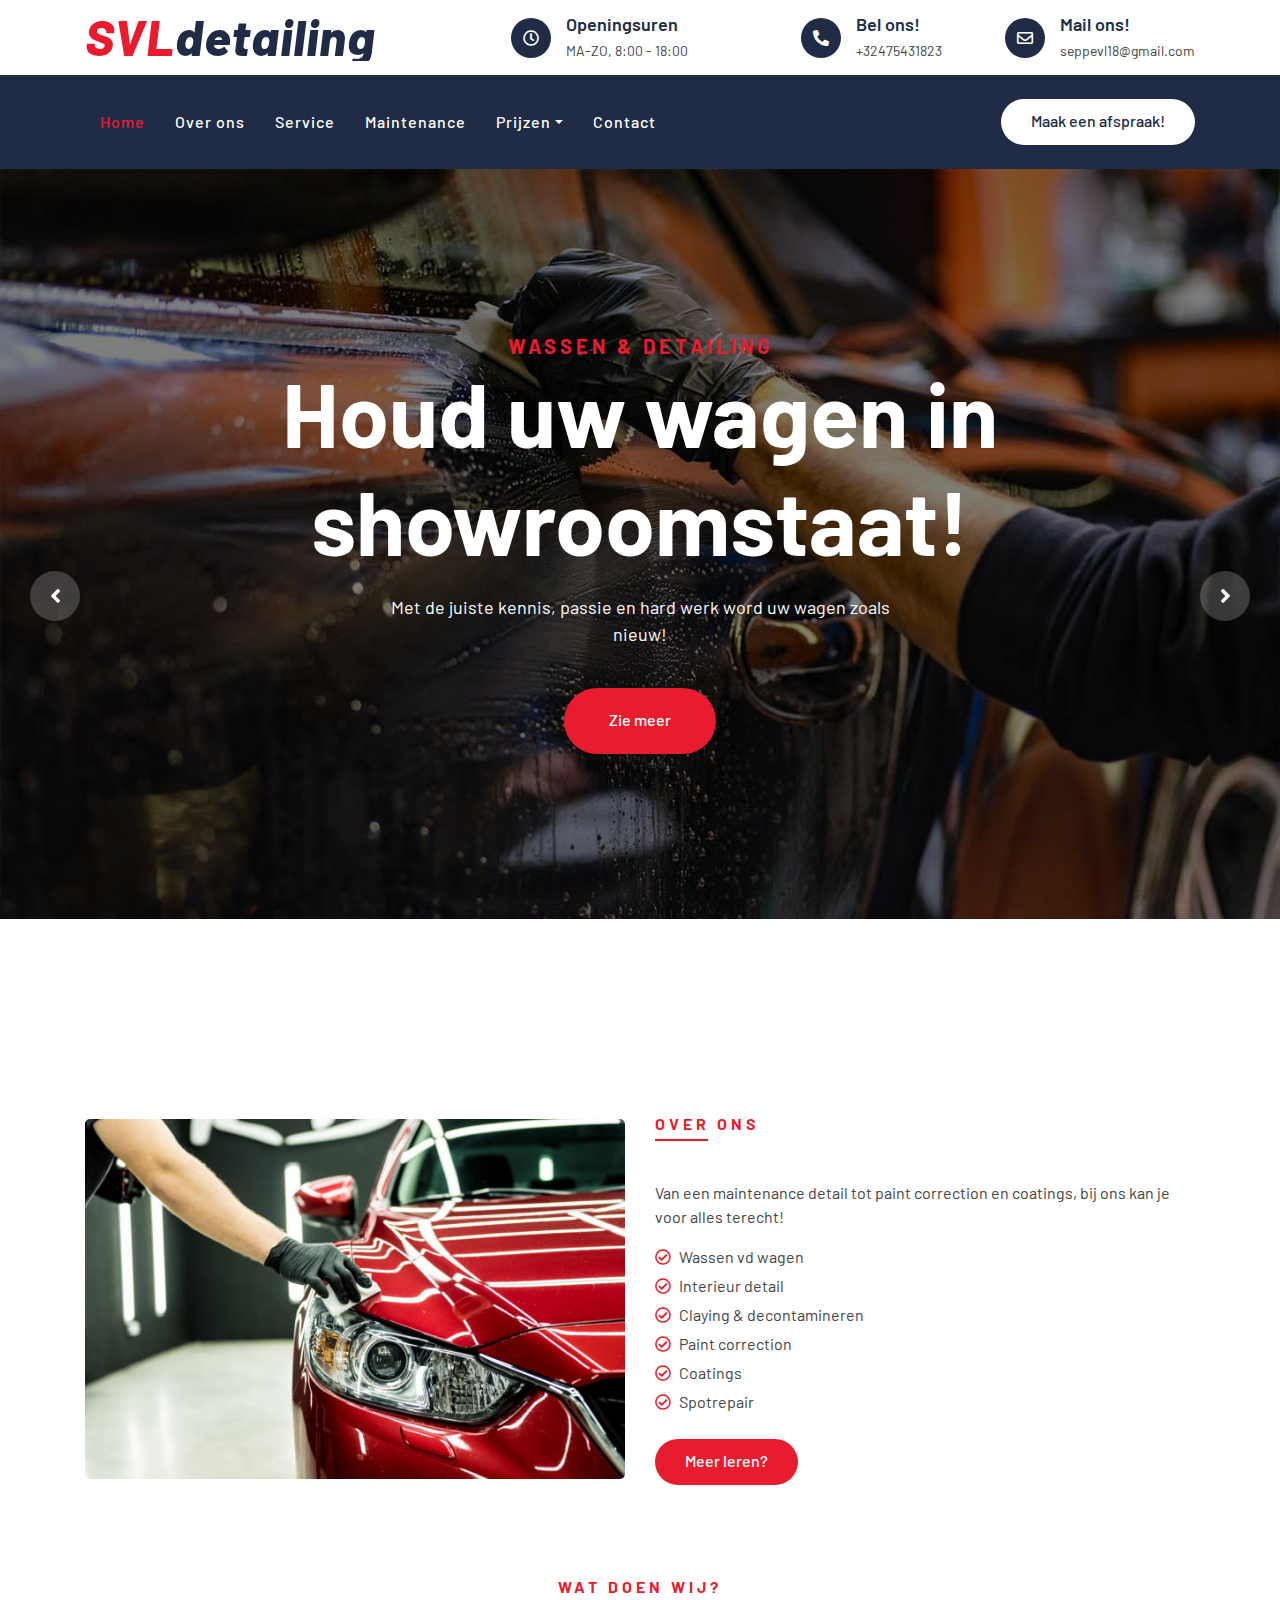
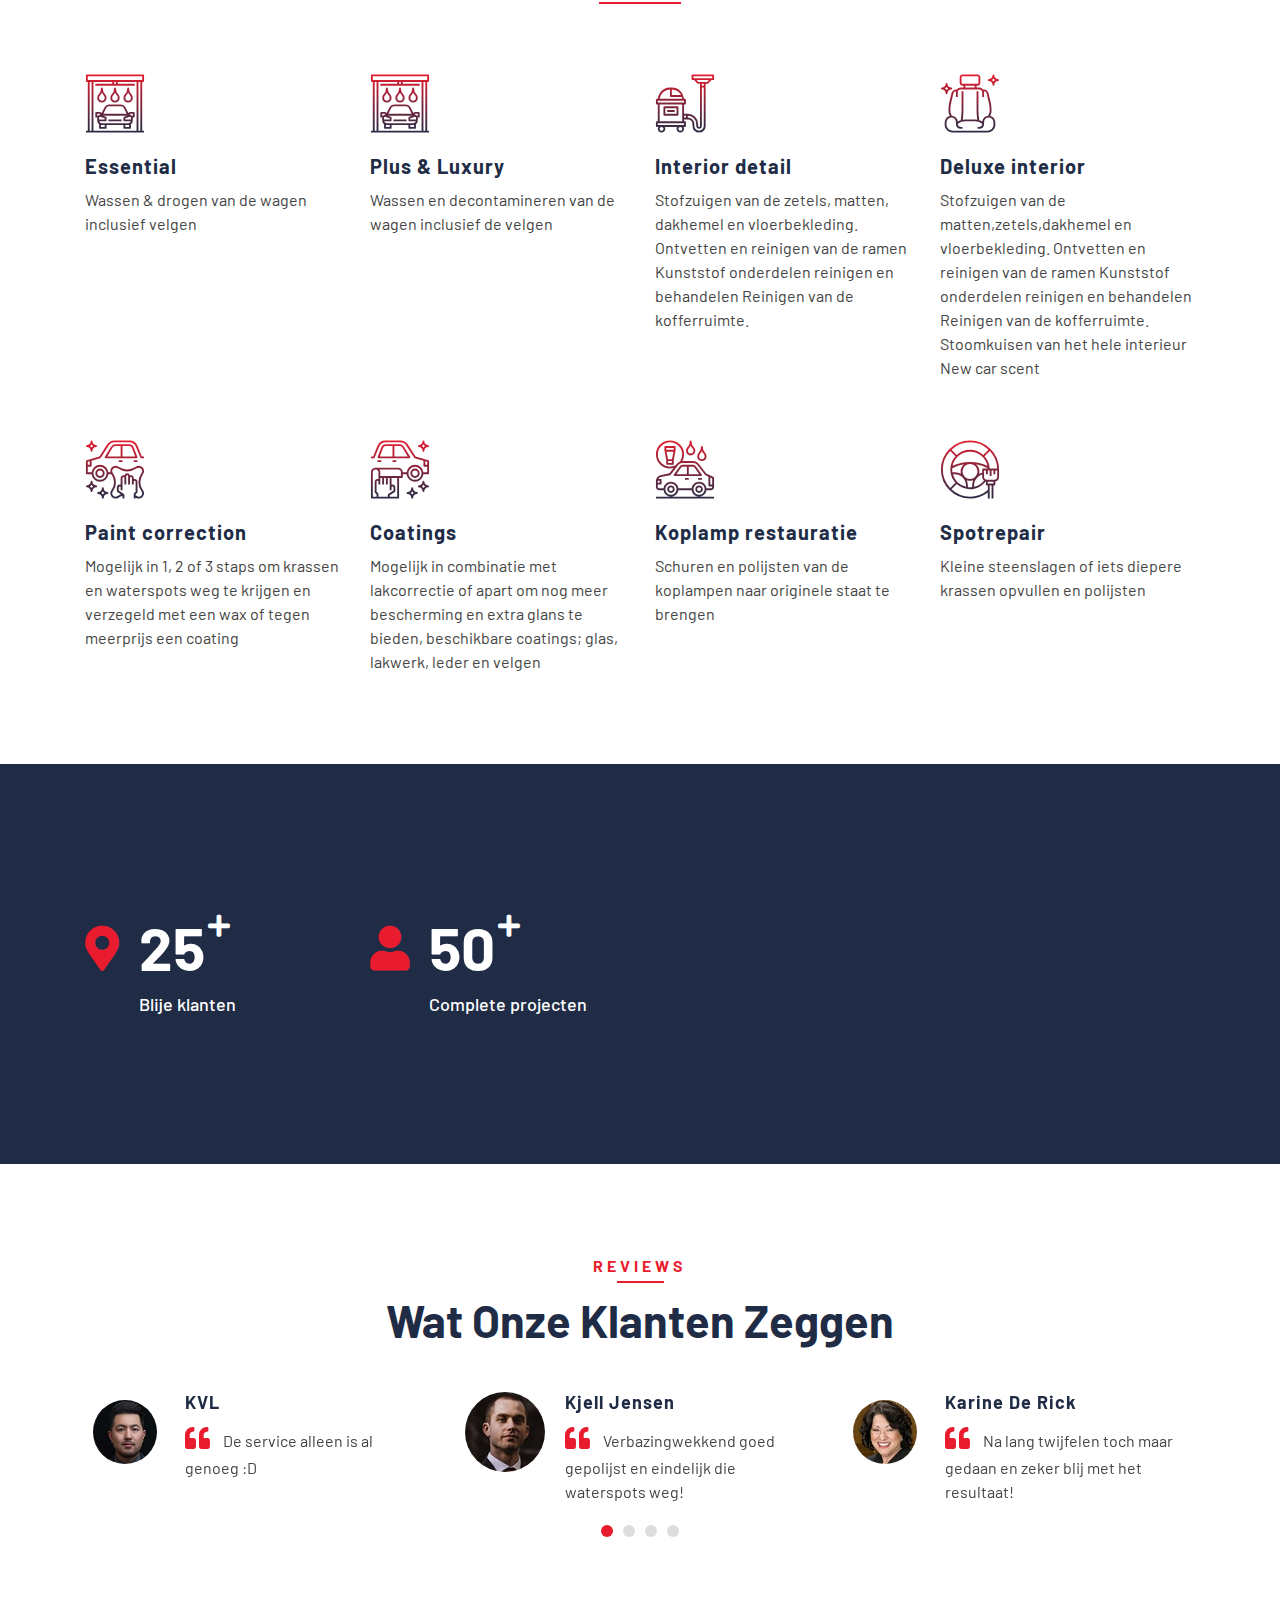
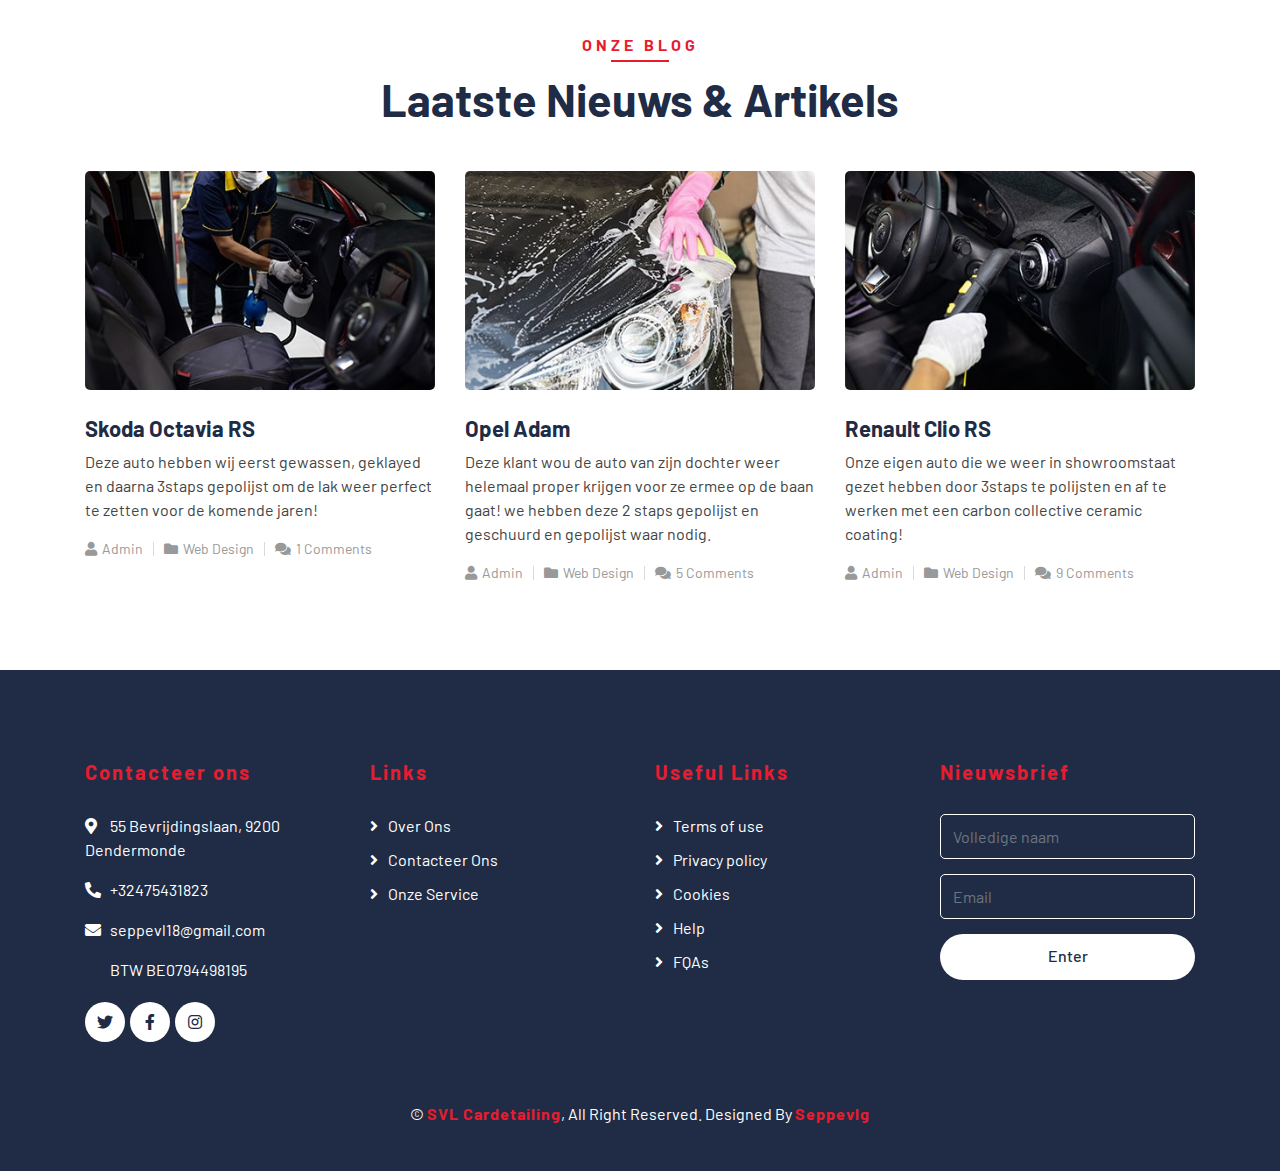
<file: index.html>
<!DOCTYPE html>
<html lang="en">
    <head>
        <meta charset="utf-8">
        <title>SVL Cardetailing</title>
        <meta content="width=device-width, initial-scale=1.0" name="viewport">
        <meta content="Free Website Template" name="keywords">
        <meta content="Free Website Template" name="description">

        <!-- Favicon -->
        <link href="img/favicon.ico" rel="icon">

        <!-- Google Font -->
        <link href="https://fonts.googleapis.com/css2?family=Barlow:wght@400;500;600;700;800;900&display=swap" rel="stylesheet"> 
        
        <!-- CSS Libraries -->
        <link href="https://stackpath.bootstrapcdn.com/bootstrap/4.4.1/css/bootstrap.min.css" rel="stylesheet">
        <link href="https://cdnjs.cloudflare.com/ajax/libs/font-awesome/5.10.0/css/all.min.css" rel="stylesheet">
        <link href="lib/flaticon/font/flaticon.css" rel="stylesheet">
        <link href="lib/animate/animate.min.css" rel="stylesheet">
        <link href="lib/owlcarousel/assets/owl.carousel.min.css" rel="stylesheet">

        <!-- Template Stylesheet -->
        <link href="css/style.css" rel="stylesheet">
    </head>

    <body>
        <!-- Top Bar Start -->
        <div class="top-bar">
            <div class="container">
                <div class="row align-items-center">
                    <div class="col-lg-4 col-md-12">
                        <div class="logo">
                            <a href="../index.html">
                                <h1>SVL<span>detailing</span></h1>
                                <!-- <img src="img/logo.jpg" alt="Logo"> -->
                            </a>
                        </div>
                    </div>
                    <div class="col-lg-8 col-md-7 d-none d-lg-block">
                        <div class="row">
                            <div class="col-4">
                                <div class="top-bar-item">
                                    <div class="top-bar-icon">
                                        <i class="far fa-clock"></i>
                                    </div>
                                    <div class="top-bar-text">
                                        <h3>Openingsuren</h3>
                                        <p>MA-ZO, 8:00 - 18:00</p>
                                    </div>
                                </div>
                            </div>
                            <div class="col-4">
                                <div class="top-bar-item">
                                    <div class="top-bar-icon">
                                        <i class="fa fa-phone-alt"></i>
                                    </div>
                                    <div class="top-bar-text">
                                        <h3>Bel ons!</h3>
                                        <p>+32475431823</p>
                                    </div>
                                </div>
                            </div>
                            <div class="col-4">
                                <div class="top-bar-item">
                                    <div class="top-bar-icon">
                                        <i class="far fa-envelope"></i>
                                    </div>
                                    <div class="top-bar-text">
                                        <h3>Mail ons!</h3>
                                        <p>seppevl18@gmail.com</p>
                                    </div>
                                </div>
                            </div>
                        </div>
                    </div>
                </div>
            </div>
        </div>
        <!-- Top Bar End -->

        <!-- Nav Bar Start -->
        <div class="nav-bar">
            <div class="container">
                <nav class="navbar navbar-expand-lg bg-dark navbar-dark">
                    <a href="#" class="navbar-brand">MENU</a>
                    <button type="button" class="navbar-toggler" data-toggle="collapse" data-target="#navbarCollapse">
                        <span class="navbar-toggler-icon"></span>
                    </button>

                    <div class="collapse navbar-collapse justify-content-between" id="navbarCollapse">
                        <div class="navbar-nav mr-auto">
                            <a href="index.html" class="nav-item nav-link active">Home</a>
                            <a href="about.html" class="nav-item nav-link">Over ons</a>
                            <a href="service.html" class="nav-item nav-link">Service</a>
                            <a href="maintenance.html" class="nav-item nav-link">Maintenance</a>
                            <div class="nav-item dropdown">
                                <a href="#" class="nav-link dropdown-toggle" data-toggle="dropdown">Prijzen</a>
                                <div class="dropdown-menu">
                                    <a href="./services/exterior.html" class="dropdown-item">Exterieur</a>
                                    <a href="./services/interior.html" class="dropdown-item">Interieur</a>
                                    <a href="./services/paintcorrection.html" class="dropdown-item">Paint correction</a>
                                    <a href="./services/coatings.html" class="dropdown-item">Coatings</a>
                                    <a href="./services/combo.html" class="dropdown-item">Combo Packs</a>
                                    <a href="./contact.html" class="dropdown-item">Maak een afspraak</a>
                                </div>
                            </div>
                           <!-- <a href="location.html" class="nav-item nav-link">Washing Points</a>
                            <div class="nav-item dropdown">
                                <a href="#" class="nav-link dropdown-toggle" data-toggle="dropdown">Paginas</a>
                                <div class="dropdown-menu">
                                    <a href="blog.html" class="dropdown-item">Blog</a>
                                    <a href="single.html" class="dropdown-item">Detail Pagina</a>
                                    <a href="team.html" class="dropdown-item">Ons team!</a>
                                    <a href="booking.html" class="dropdown-item">Maak een afspraak!</a>
                                </div>
                            </div>
                        -->
                            <a href="contact.html" class="nav-item nav-link">Contact</a>
                        </div>
                        <div class="ml-auto">
                            <a class="btn btn-custom" href="./contact.html">Maak een afspraak!</a>
                        </div>
                    </div>
                </nav>
            </div>
        </div>
        <!-- Nav Bar End -->


        <!-- Carousel Start -->
        <div class="carousel">
            <div class="container-fluid">
                <div class="owl-carousel">
                    <div class="carousel-item">
                        <div class="carousel-img">
                            <img src="img/carousel-1.jpg" alt="Image">
                        </div>
                        <div class="carousel-text">
                            <h3>Wassen & Detailing</h3>
                            <h1>Houd uw wagen in showroomstaat!</h1>
                            <p>
                                Met de juiste kennis, passie en hard werk word uw wagen zoals nieuw!
                            </p>
                            <a class="btn btn-custom" href="./about.html">Zie meer</a>
                        </div>
                    </div>
                    <div class="carousel-item">
                        <div class="carousel-img">
                            <img src="img/car3.png" alt="Image">
                        </div>
                        <div class="carousel-text">
                            <h3>Wassen & Detailing</h3>
                            <h1>Kwaliteit service voor u</h1>
                            <p>
                                Met alleen de juiste producten word uw wagen zoals hij verdient
                            </p>
                            <a class="btn btn-custom" href="./about.html">Zie meer</a>
                        </div>
                    </div>
                    <div class="carousel-item">
                        <div class="carousel-img">
                            <img src="img/carousel-3.jpg" alt="Image">
                        </div>
                        <div class="carousel-text">
                            <h3>Wassen & Detailing</h3>
                            <h1>Exterieur & Interieur Wassen</h1>
                            <p>
                                Ook mogelijk in een maintenance pakket, contacteer ons voor meer info.
                            </p>
                            <a class="btn btn-custom" href="./about.html">Zie meer</a>
                        </div>
                    </div>
                </div>
            </div>
        </div>
        <!-- Carousel End -->
        

        <!-- About Start -->
        <div class="about">
            <div class="container">
                <div class="row align-items-center">
                    <div class="col-lg-6">
                        <div class="about-img">
                            <img src="img/car1.jpg" alt="Image">
                        </div>
                    </div>
                    <div class="col-lg-6">
                        <div class="section-header text-left">
                            <p>Over ons</p>
                          <!--  <h2>car washing and detailing</h2>-->
                        </div>
                        <div class="about-content">
                            <p>
                                Van een maintenance detail tot paint correction en coatings, bij ons kan je voor alles terecht!
                            </p>
                            <ul>
                                <li><i class="far fa-check-circle"></i>Wassen vd wagen</li>
                                <li><i class="far fa-check-circle"></i>Interieur detail</li>
                                <li><i class="far fa-check-circle"></i>Claying & decontamineren</li>
                                <li><i class="far fa-check-circle"></i>Paint correction</li>
                                <li><i class="far fa-check-circle"></i>Coatings</li>
                                <li><i class="far fa-check-circle"></i>Spotrepair</li>
                               <!-- <li><i class="far fa-check-circle"></i>Window wiping</li>-->
                            </ul>
                            <a class="btn btn-custom" href="./about.html">Meer leren?</a>
                        </div>
                    </div>
                </div>
            </div>
        </div>
        <!-- About End -->


        <!-- Service Start -->
        <div class="service">
            <div class="container">
                <div class="section-header text-center">
                    <p>Wat doen wij?</p>
                   <!-- <h2>Wassen, waxen, paintcorrection, coatings</h2>-->
                </div>
                <div class="row">
                    <div class="col-lg-3 col-md-6">
                        <div class="service-item">
                            <i class="flaticon-car-wash-1"></i>
                            <h3>Essential</h3>
                            <p>Wassen & drogen van de wagen inclusief velgen</p>
                        </div>
                    </div>
                    <div class="col-lg-3 col-md-6">
                        <div class="service-item">
                            <i class="flaticon-car-wash-1"></i>
                            <h3>Plus & Luxury</h3>
                            <p>Wassen en decontamineren van de wagen inclusief de velgen</p>
                        </div>
                    </div>
                    <div class="col-lg-3 col-md-6">
                        <div class="service-item">
                            <i class="flaticon-vacuum-cleaner"></i>
                            <h3>Interior detail</h3>
                            <p>Stofzuigen van de zetels, matten, dakhemel en vloerbekleding.
                                Ontvetten en reinigen van de ramen
                                Kunststof onderdelen reinigen en behandelen
                                Reinigen van de kofferruimte.</p>
                        </div>
                    </div>
                    <div class="col-lg-3 col-md-6">
                        <div class="service-item">
                            <i class="flaticon-seat"></i>
                            <h3>Deluxe interior</h3>
                            <p>Stofzuigen van de matten,zetels,dakhemel en vloerbekleding.
                                Ontvetten en reinigen van de ramen
                                Kunststof onderdelen reinigen en behandelen
                                Reinigen van de kofferruimte.
                                Stoomkuisen van het hele interieur
                                New car scent
                            </p>
                        </div>
                    </div>
                    <div class="col-lg-3 col-md-6">
                        <div class="service-item">
                            <i class="flaticon-car-service"></i>
                            <h3>Paint correction</h3>
                            <p>Mogelijk in 1, 2 of 3 staps om krassen en waterspots weg te krijgen en verzegeld met een wax of tegen meerprijs een coating</p>
                        </div>
                    </div>
                    <div class="col-lg-3 col-md-6">
                        <div class="service-item">
                            <i class="flaticon-car-service-2"></i>
                            <h3>Coatings</h3>
                            <p>Mogelijk in combinatie met lakcorrectie of apart om nog meer bescherming en extra glans te bieden, beschikbare coatings; glas, lakwerk, leder en velgen</p>
                        </div>
                    </div>
                    <div class="col-lg-3 col-md-6">
                        <div class="service-item">
                            <i class="flaticon-car-wash"></i>
                            <h3>Koplamp restauratie</h3>
                            <p>Schuren en polijsten van de koplampen naar originele staat te brengen</p>
                        </div>
                    </div>
                    <div class="col-lg-3 col-md-6">
                        <div class="service-item">
                            <i class="flaticon-brush-1"></i>
                            <h3>Spotrepair</h3>
                            <p>Kleine steenslagen of iets diepere krassen opvullen en polijsten</p>
                        </div>
                    </div>
                </div>
            </div>
        </div>
        <!-- Service End -->
        
        
        <!-- Facts Start -->
        <div class="facts" data-parallax="scroll" data-image-src="img/facts.jpg">
            <div class="container">
                <div class="row">
                    <div class="col-lg-3 col-md-6">
                     <div class="facts-item">
                            <i class="fa fa-map-marker-alt"></i>
                            <div class="facts-text">
                                <h3 data-toggle="counter-up">25</h3>
                                <p>Blije klanten</p>
                            </div>
                        </div>
                    </div>
                
                    <div class="col-lg-3 col-md-6">
                        <div class="facts-item">
                            <i class="fa fa-user"></i>
                            <div class="facts-text">
                                <h3 data-toggle="counter-up">50</h3>
                                <p>Complete projecten</p>
                            </div>
                        </div>
                    </div>
                </div>
            </div>
        </div>
              <!--
                    <div class="col-lg-3 col-md-6">
                        <div class="facts-item">
                            <i class="fa fa-users"></i>
                            <div class="facts-text">
                                <h3 data-toggle="counter-up">15</h3>
                                <p>Happy Clients</p>
                            </div>
                        </div>
                    </div>
                    <div class="col-lg-3 col-md-6">
                        <div class="facts-item">
                            <i class="fa fa-check"></i>
                            <div class="facts-text">
                                <h3 data-toggle="counter-up">10</h3>
                                <p>Projects Completed</p>
                            </div>
                        </div>
                    </div>
                -->
                
        <!-- Facts End -->
        
        
        <!-- Price Start 
        <div class="price">
            <div class="container">
                <div class="section-header text-center">
                    <p>Washing Plan</p>
                    <h2>Choose Your Plan</h2>
                </div>
                <div class="row">
                    <div class="col-md-4">
                        <div class="price-item">
                            <div class="price-header">
                                <h3>Basic Cleaning</h3>
                                <h2><span>$</span><strong>25</strong><span>.99</span></h2>
                            </div>
                            <div class="price-body">
                                <ul>
                                    <li><i class="far fa-check-circle"></i>Seats Washing</li>
                                    <li><i class="far fa-check-circle"></i>Vacuum Cleaning</li>
                                    <li><i class="far fa-check-circle"></i>Exterior Cleaning</li>
                                    <li><i class="far fa-times-circle"></i>Interior Wet Cleaning</li>
                                    <li><i class="far fa-times-circle"></i>Window Wiping</li>
                                </ul>
                            </div>
                            <div class="price-footer">
                                <a class="btn btn-custom" href="">Book Now</a>
                            </div>
                        </div>
                    </div>
                    

                    <div class="col-md-4">
                        <div class="price-item featured-item">
                            <div class="price-header">
                                <h3>Premium Cleaning</h3>
                                <h2><span>$</span><strong>35</strong><span>.99</span></h2>
                            </div>
                            <div class="price-body">
                                <ul>
                                    <li><i class="far fa-check-circle"></i>Seats Washing</li>
                                    <li><i class="far fa-check-circle"></i>Vacuum Cleaning</li>
                                    <li><i class="far fa-check-circle"></i>Exterior Cleaning</li>
                                    <li><i class="far fa-check-circle"></i>Interior Wet Cleaning</li>
                                    <li><i class="far fa-times-circle"></i>Window Wiping</li>
                                </ul>
                            </div>
                            <div class="price-footer">
                                <a class="btn btn-custom" href="">Book Now</a>
                            </div>
                        </div>
                    </div>
                    <div class="col-md-4">
                        <div class="price-item">
                            <div class="price-header">
                                <h3>Complex Cleaning</h3>
                                <h2><span>$</span><strong>49</strong><span>.99</span></h2>
                            </div>
                            <div class="price-body">
                                <ul>
                                    <li><i class="far fa-check-circle"></i>Seats Washing</li>
                                    <li><i class="far fa-check-circle"></i>Vacuum Cleaning</li>
                                    <li><i class="far fa-check-circle"></i>Exterior Cleaning</li>
                                    <li><i class="far fa-check-circle"></i>Interior Wet Cleaning</li>
                                    <li><i class="far fa-check-circle"></i>Window Wiping</li>
                                </ul>
                            </div>
                            <div class="price-footer">
                                <a class="btn btn-custom" href="">Book Now</a>
                            </div>
                        </div>
                    </div>
                </div>
            </div>
        </div>
         Price End 
    -->
         
    
        
        <!-- Location Start 
        <div class="location">
            <div class="container">
                <div class="row">
                    <div class="col-lg-7">
                        <div class="section-header text-left">
                            <p>Washing Points</p>
                            <h2>Car Washing & Care Points</h2>
                        </div>
                        <div class="row">
                            <div class="col-md-6">
                                <div class="location-item">
                                    <i class="fa fa-map-marker-alt"></i>
                                    <div class="location-text">
                                        <h3>Car Washing Point</h3>
                                        <p>123 Street, New York, USA</p>
                                        <p><strong>Call:</strong>+012 345 6789</p>
                                    </div>
                                </div>
                            </div>
                            <div class="col-md-6">
                                <div class="location-item">
                                    <i class="fa fa-map-marker-alt"></i>
                                    <div class="location-text">
                                        <h3>Car Washing Point</h3>
                                        <p>123 Street, New York, USA</p>
                                        <p><strong>Call:</strong>+012 345 6789</p>
                                    </div>
                                </div>
                            </div>
                            <div class="col-md-6">
                                <div class="location-item">
                                    <i class="fa fa-map-marker-alt"></i>
                                    <div class="location-text">
                                        <h3>Car Washing Point</h3>
                                        <p>123 Street, New York, USA</p>
                                        <p><strong>Call:</strong>+012 345 6789</p>
                                    </div>
                                </div>
                            </div>
                            <div class="col-md-6">
                                <div class="location-item">
                                    <i class="fa fa-map-marker-alt"></i>
                                    <div class="location-text">
                                        <h3>Car Washing Point</h3>
                                        <p>123 Street, New York, USA</p>
                                        <p><strong>Call:</strong>+012 345 6789</p>
                                    </div>
                                </div>
                            </div>
                        </div>
                    </div>
                
                    <div class="col-lg-5">
                        <div class="location-form">
                            <h3>Request for a car wash</h3>
                            <form>
                                <div class="control-group">
                                    <input type="text" class="form-control" placeholder="Name" required="required" />
                                </div>
                                <div class="control-group">
                                    <input type="email" class="form-control" placeholder="Email" required="required" />
                                </div>
                                <div class="control-group">
                                    <textarea class="form-control" placeholder="Description" required="required"></textarea>
                                </div>
                                <div>
                                    <button class="btn btn-custom" type="submit">Send Request</button>
                                </div>
                            </form>
                        </div>
                    </div>
                </div>
            </div>
        </div>
    
    
    


         Team Start 
        <div class="team">
            <div class="container">
                <div class="section-header text-center">
                    <p>Meet Our Team</p>
                    <h2>Our Engineers & Workers</h2>
                </div>
                <div class="row">
                    <div class="col-lg-3 col-md-6">
                        <div class="team-item">
                            <div class="team-img">
                                <img src="img/team-1.jpg" alt="Team Image">
                            </div>
                            <div class="team-text">
                                <h2>Donald John</h2>
                                <p>Engineer</p>
                                <div class="team-social">
                                    <a href=""><i class="fab fa-twitter"></i></a>
                                    <a href=""><i class="fab fa-facebook-f"></i></a>
                                    <a href=""><i class="fab fa-linkedin-in"></i></a>
                                    <a href=""><i class="fab fa-instagram"></i></a>
                                </div>
                            </div>
                        </div>
                    </div>
                    <div class="col-lg-3 col-md-6">
                        <div class="team-item">
                            <div class="team-img">
                                <img src="img/team-2.jpg" alt="Team Image">
                            </div>
                            <div class="team-text">
                                <h2>Adam Phillips</h2>
                                <p>Engineer</p>
                                <div class="team-social">
                                    <a href=""><i class="fab fa-twitter"></i></a>
                                    <a href=""><i class="fab fa-facebook-f"></i></a>
                                    <a href=""><i class="fab fa-linkedin-in"></i></a>
                                    <a href=""><i class="fab fa-instagram"></i></a>
                                </div>
                            </div>
                        </div>
                    </div>
                    <div class="col-lg-3 col-md-6">
                        <div class="team-item">
                            <div class="team-img">
                                <img src="img/team-3.jpg" alt="Team Image">
                            </div>
                            <div class="team-text">
                                <h2>Thomas Olsen</h2>
                                <p>Worker</p>
                                <div class="team-social">
                                    <a href=""><i class="fab fa-twitter"></i></a>
                                    <a href=""><i class="fab fa-facebook-f"></i></a>
                                    <a href=""><i class="fab fa-linkedin-in"></i></a>
                                    <a href=""><i class="fab fa-instagram"></i></a>
                                </div>
                            </div>
                        </div>
                    </div>
                    <div class="col-lg-3 col-md-6">
                        <div class="team-item">
                            <div class="team-img">
                                <img src="img/team-4.jpg" alt="Team Image">
                            </div>
                            <div class="team-text">
                                <h2>James Alien</h2>
                                <p>Worker</p>
                                <div class="team-social">
                                    <a href=""><i class="fab fa-twitter"></i></a>
                                    <a href=""><i class="fab fa-facebook-f"></i></a>
                                    <a href=""><i class="fab fa-linkedin-in"></i></a>
                                    <a href=""><i class="fab fa-instagram"></i></a>
                                </div>
                            </div>
                        </div>
                    </div>
                </div>
            </div>
        </div>
    -->
        <!-- Team End --> 
    
        
        <!-- Testimonial Start -->
        <div class="testimonial">
            <div class="container">
                <div class="section-header text-center">
                    <p>Reviews</p>
                    <h2>Wat onze klanten zeggen</h2>
                </div>
                <div class="owl-carousel testimonials-carousel">
                    <div class="testimonial-item">
                        <img src="img/testimonial-1.jpg" alt="Image">
                        <div class="testimonial-text">
                            <h3>Kjell Jensen</h3>
                           <!-- <h4>Profession</h4>-->
                            <p>
                                Verbazingwekkend goed gepolijst en eindelijk die waterspots weg!
                            </p>
                        </div>
                    </div>
                    <div class="testimonial-item">
                        <img src="img/testimonial-2.jpg" alt="Image">
                        <div class="testimonial-text">
                            <h3>Karine De Rick</h3>
                           <!-- <h4>Profession</h4>-->
                            <p>
                               Na lang twijfelen toch maar gedaan en zeker blij met het resultaat!
                            </p>
                        </div>
                    </div>
                    <div class="testimonial-item">
                        <img src="img/testimonial-3.jpg" alt="Image">
                        <div class="testimonial-text">
                            <h3>Bruno Paelinck</h3>
                            <!--<h4>Profession</h4>-->
                            <p>
                               :DD
                            </p>
                        </div>
                    </div>
                    <div class="testimonial-item">
                        <img src="img/testimonial-4.jpg" alt="Image">
                        <div class="testimonial-text">
                            <h3>KVL</h3>
                            <!--<h4>Profession</h4>-->
                            <p>
                               De service alleen is al genoeg :D
                            </p>
                        </div>
                    </div>
                </div>
            </div>
        </div>
       


        <!-- Blog Start -->
        <div class="blog">
            <div class="container">
                <div class="section-header text-center">
                    <p>Onze Blog</p>
                    <h2>Laatste nieuws & artikels</h2>
                </div>
                <div class="row">
                    <div class="col-lg-4">
                        <div class="blog-item">
                            <div class="blog-img">
                                <img src="img/blog-1.jpg" alt="Image">
                                <div class="meta-date">
                                    <span>19</span>
                                    <strong>December</strong>
                                    <span>2022</span>
                                </div>
                            </div>
                            <div class="blog-text">
                                <h3><a href="#">Skoda Octavia RS</a></h3>
                                <p>
                                    Deze auto hebben wij eerst gewassen, geklayed en daarna 3staps gepolijst om de lak weer perfect te zetten voor de komende jaren!
                                </p>
                            </div>
                            <div class="blog-meta">
                                <p><i class="fa fa-user"></i><a href="">Admin</a></p>
                                <p><i class="fa fa-folder"></i><a href="">Web Design</a></p>
                                <p><i class="fa fa-comments"></i><a href="">1 Comments</a></p>
                            </div>
                        </div>
                    </div>
                   <div class="col-lg-4">
                        <div class="blog-item">
                            <div class="blog-img">
                                <img src="img/blog-2.jpg" alt="Image">
                                <div class="meta-date">
                                    <span>18</span>
                                    <strong>November</strong>
                                    <span>2022</span>
                                </div>
                            </div>
                            <div class="blog-text">
                                <h3><a href="#">Opel Adam</a></h3>
                                <p>
                                    Deze klant wou de auto van zijn dochter weer helemaal proper krijgen voor ze ermee op de baan gaat! we hebben deze 2 staps gepolijst en geschuurd en gepolijst waar nodig.
                                </p>
                            </div>
                            <div class="blog-meta">
                                <p><i class="fa fa-user"></i><a href="">Admin</a></p>
                                <p><i class="fa fa-folder"></i><a href="">Web Design</a></p>
                                <p><i class="fa fa-comments"></i><a href="">5 Comments</a></p>
                            </div>
                        </div>
                    </div>
                    <div class="col-lg-4">
                        <div class="blog-item">
                            <div class="blog-img">
                                <img src="img/blog-3.jpg" alt="Image">
                                <div class="meta-date">
                                    <span>1</span>
                                    <strong>November</strong>
                                    <span>2022</span>
                                </div>
                            </div>
                            <div class="blog-text">
                                <h3><a href="#">Renault Clio RS</a></h3>
                                <p>
                                    Onze eigen auto die we weer in showroomstaat gezet hebben door 3staps te polijsten en af te werken met een carbon collective ceramic coating!
                                </p>
                            </div>
                            <div class="blog-meta">
                                <p><i class="fa fa-user"></i><a href="">Admin</a></p>
                                <p><i class="fa fa-folder"></i><a href="">Web Design</a></p>
                                <p><i class="fa fa-comments"></i><a href="">9 Comments</a></p>
                            </div>
                        </div>
                    </div>
                </div>
            </div>
        </div>
        
        <!-- Blog End -->


        <!-- Footer Start -->
        <div class="footer">
            <div class="container">
                <div class="row">
                    <div class="col-lg-3 col-md-6">
                        <div class="footer-contact">
                            <h2>Contacteer ons</h2>
                            <p><i class="fa fa-map-marker-alt"></i>55 Bevrijdingslaan, 9200 Dendermonde</p>
                            <p><i class="fa fa-phone-alt"></i>+32475431823</p>
                            <p><i class="fa fa-envelope"></i>seppevl18@gmail.com</p>
                            <p><i class="fa fa-btwnummer"></i>BTW BE0794498195</p>
                            <div class="footer-social">
                                <a class="btn" href="https://www.twitter.com/Seppevlg"><i class="fab fa-twitter"></i></a>
                                <a class="btn" href="https://www.facebook.com/seppe.vanlandeghem.10/"><i class="fab fa-facebook-f"></i></a>
                                <a class="btn" href="https://www.instagram.be/Seppevlg"><i class="fab fa-instagram"></i></a>
                            </div>
                        </div>
                    </div>
                    <div class="col-lg-3 col-md-6">
                        <div class="footer-link">
                            <h2>Links</h2>
                            <a href="./about.html">Over Ons</a>
                            <a href="./contact.html">Contacteer Ons</a>
                            <a href="./service.html">Onze Service</a>
                           <!-- <a href="">Service Points</a>-->
                            
                        </div>
                    </div>
                    <div class="col-lg-3 col-md-6">
                        <div class="footer-link">
                            <h2>Useful Links</h2>
                            <a href="./settings/tos.html">Terms of use</a>
                            <a href="./settings/tos.html">Privacy policy</a>
                            <a href="./settings/tos.html">Cookies</a>
                            <a href="./settings/help.html">Help</a>
                            <a href="./settings/faq.html">FQAs</a>
                        </div>
                    </div>
                    <div class="col-lg-3 col-md-6">
                        <div class="footer-newsletter">
                            <h2>Nieuwsbrief</h2>
                            <form>
                                <input class="form-control" placeholder="Volledige naam">
                                <input class="form-control" placeholder="Email">
                                <button class="btn btn-custom">Enter</button>
                            </form>
                        </div>
                    </div>
                </div>
            </div>
            <div class="container copyright">
                <p>&copy; <a href="../index.html">SVL Cardetailing</a>, All Right Reserved. Designed By <a href="https://www.instagram.com/seppevlg">Seppevlg</a></p>
            </div>
        </div>
        <!-- Footer End -->
        
        <!-- Back to top button -->
        <a href="./index.html" class="back-to-top"><i class="fa fa-chevron-up"></i></a>
        
        <!-- Pre Loader -->
        <div id="loader" class="show">
            <div class="loader"></div>
        </div>

        <!-- JavaScript Libraries -->
        <script src="https://code.jquery.com/jquery-3.4.1.min.js"></script>
        <script src="https://stackpath.bootstrapcdn.com/bootstrap/4.4.1/js/bootstrap.bundle.min.js"></script>
        <script src="lib/easing/easing.min.js"></script>
        <script src="lib/owlcarousel/owl.carousel.min.js"></script>
        <script src="lib/waypoints/waypoints.min.js"></script>
        <script src="lib/counterup/counterup.min.js"></script>
        
        <!-- Contact Javascript File -->
        <script src="mail/jqBootstrapValidation.min.js"></script>
        <script src="mail/contact.js"></script>

        <!-- Template Javascript -->
        <script src="js/main.js"></script>
    </body>
</html>
</file>
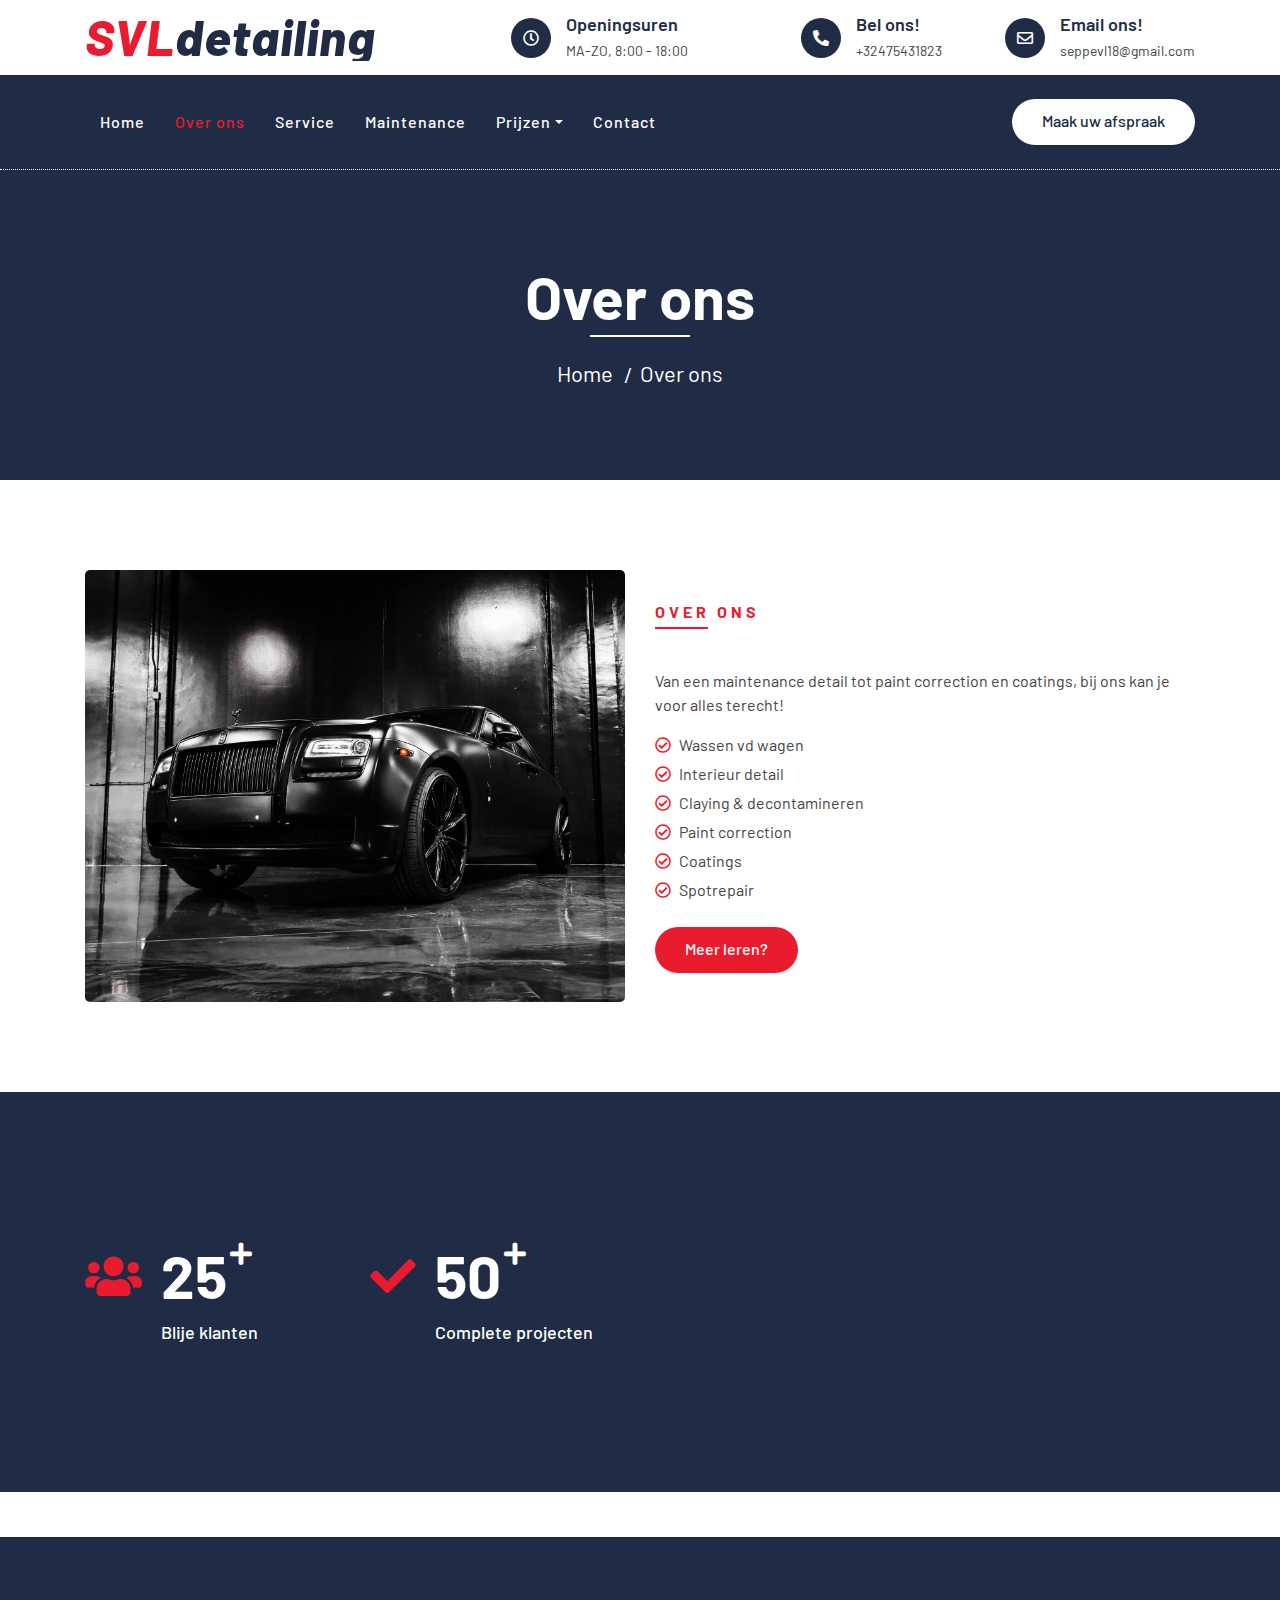
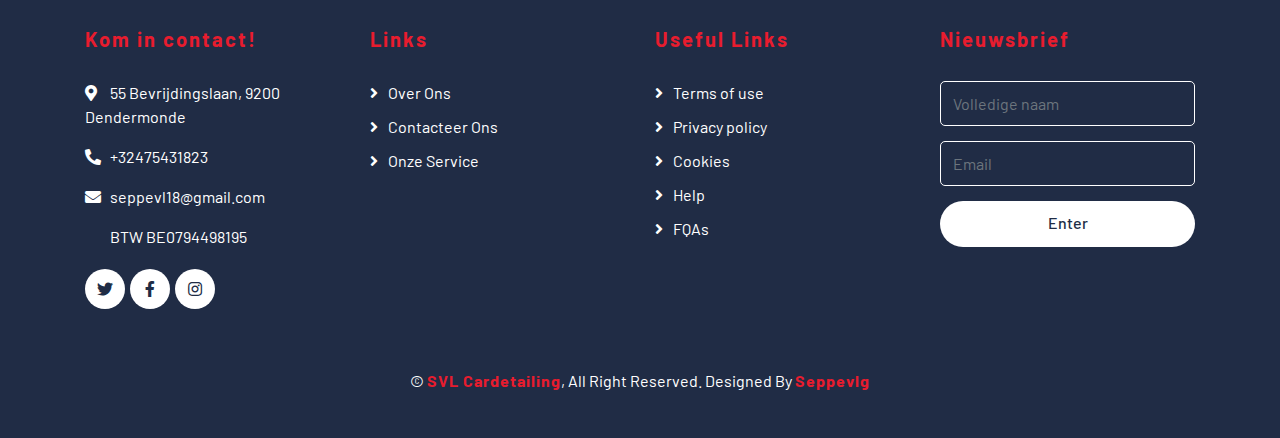
<file: about.html>
<!DOCTYPE html>
<html lang="en">
    <head>
        <meta charset="utf-8">
        <title>SVL Cardetailing</title>
        <meta content="width=device-width, initial-scale=1.0" name="viewport">
        <meta content="Free Website Template" name="keywords">
        <meta content="Free Website Template" name="description">

        <!-- Favicon -->
        <link href="img/favicon.ico" rel="icon">

        <!-- Google Font -->
        <link href="https://fonts.googleapis.com/css2?family=Barlow:wght@400;500;600;700;800;900&display=swap" rel="stylesheet"> 
        
        <!-- CSS Libraries -->
        <link href="https://stackpath.bootstrapcdn.com/bootstrap/4.4.1/css/bootstrap.min.css" rel="stylesheet">
        <link href="https://cdnjs.cloudflare.com/ajax/libs/font-awesome/5.10.0/css/all.min.css" rel="stylesheet">
        <link href="lib/flaticon/font/flaticon.css" rel="stylesheet">
        <link href="lib/animate/animate.min.css" rel="stylesheet">
        <link href="lib/owlcarousel/assets/owl.carousel.min.css" rel="stylesheet">

        <!-- Template Stylesheet -->
        <link href="css/style.css" rel="stylesheet">
    </head>

    <body>
        <!-- Top Bar Start -->
        <div class="top-bar">
            <div class="container">
                <div class="row align-items-center">
                    <div class="col-lg-4 col-md-12">
                        <div class="logo">
                            <a href="../index.html">
                                <h1>SVL<span>detailing</span></h1>
                                <!-- <img src="img/logo.jpg" alt="Logo"> -->
                            </a>
                        </div>
                    </div>
                    <div class="col-lg-8 col-md-7 d-none d-lg-block">
                        <div class="row">
                            <div class="col-4">
                                <div class="top-bar-item">
                                    <div class="top-bar-icon">
                                        <i class="far fa-clock"></i>
                                    </div>
                                    <div class="top-bar-text">
                                        <h3>Openingsuren</h3>
                                        <p>MA-ZO, 8:00 - 18:00</p>
                                    </div>
                                </div>
                            </div>
                            <div class="col-4">
                                <div class="top-bar-item">
                                    <div class="top-bar-icon">
                                        <i class="fa fa-phone-alt"></i>
                                    </div>
                                    <div class="top-bar-text">
                                        <h3>Bel ons!</h3>
                                        <p>+32475431823</p>
                                    </div>
                                </div>
                            </div>
                            <div class="col-4">
                                <div class="top-bar-item">
                                    <div class="top-bar-icon">
                                        <i class="far fa-envelope"></i>
                                    </div>
                                    <div class="top-bar-text">
                                        <h3>Email ons!</h3>
                                        <p>seppevl18@gmail.com</p>
                                    </div>
                                </div>
                            </div>
                        </div>
                    </div>
                </div>
            </div>
        </div>
        <!-- Top Bar End -->

        <!-- Nav Bar Start -->
        <div class="nav-bar">
            <div class="container">
                <nav class="navbar navbar-expand-lg bg-dark navbar-dark">
                    <a href="#" class="navbar-brand">MENU</a>
                    <button type="button" class="navbar-toggler" data-toggle="collapse" data-target="#navbarCollapse">
                        <span class="navbar-toggler-icon"></span>
                    </button>

                    <div class="collapse navbar-collapse justify-content-between" id="navbarCollapse">
                        <div class="navbar-nav mr-auto">
                            <a href="index.html" class="nav-item nav-link">Home</a>
                            <a href="about.html" class="nav-item nav-link active">Over ons</a>
                            <a href="service.html" class="nav-item nav-link">Service</a>
                            <a href="maintenance.html" class="nav-item nav-link">Maintenance</a>
                            <div class ="nav-item dropdown">
                               
                                <a href="#" class="nav-link dropdown-toggle" data-toggle="dropdown">Prijzen</a>
                                <div class="dropdown-menu">
                                    <a href="./services/exterior.html" class="dropdown-item">Exterieur</a>
                                    <a href="./services/interior.html" class="dropdown-item">Interieur</a>
                                    <a href="./services/paintcorrection.html" class="dropdown-item">Paint correction</a>
                                    <a href="./services/coatings.html" class="dropdown-item">Coatings</a>
                                    <a href="./services/combo.html" class="dropdown-item">Combo Packs</a>
                                    <a href="./contact.html" class="dropdown-item">Maak een afspraak</a>
                                </div>
                            </div>
                           <!-- <a href="location.html" class="nav-item nav-link">Washing Points</a>
                            <div class="nav-item dropdown">
                                <a href="#" class="nav-link dropdown-toggle" data-toggle="dropdown">Paginas</a>
                                <div class="dropdown-menu">
                                    <a href="blog.html" class="dropdown-item">Blog</a>
                                    <a href="single.html" class="dropdown-item">Detail Pagina</a>
                                    <a href="team.html" class="dropdown-item">Team Member</a>
                                    <a href="booking.html" class="dropdown-item">Maak uw afspraak</a>
                                </div>
                            </div>
                        -->
                            <a href="./contact.html" class="nav-item nav-link">Contact</a>
                        </div>
                        <div class="ml-auto">
                            <a class="btn btn-custom" href="./contact.html">Maak uw afspraak</a>
                        </div>
                    </div>
                </nav>
            </div>
        </div>
        <!-- Nav Bar End -->
        
        
        <!-- Page Header Start -->
        <div class="page-header">
            <div class="container">
                <div class="row">
                    <div class="col-12">
                        <h2>Over ons</h2>
                    </div>
                    <div class="col-12">
                        <a href="./index.html">Home</a>
                        <a href="./about.html">Over ons</a>
                    </div>
                </div>
            </div>
        </div>
        <!-- Page Header End -->
        

        <!-- About Start -->
        <div class="about">
            <div class="container">
                <div class="row align-items-center">
                    <div class="col-lg-6">
                        <div class="about-img">
                            <img src="img/car2.jpg" alt="Image">
                        </div>
                    </div>
                    <div class="col-lg-6">
                        <div class="section-header text-left">
                            <p>Over ons</p>
                        </div>
                        <div class="about-content">
                            <p>
                                Van een maintenance detail tot paint correction en coatings, bij ons kan je voor alles terecht!
                            </p>
                            <ul>
                                <li><i class="far fa-check-circle"></i>Wassen vd wagen</li>
                                <li><i class="far fa-check-circle"></i>Interieur detail</li>
                                <li><i class="far fa-check-circle"></i>Claying & decontamineren</li>
                                <li><i class="far fa-check-circle"></i>Paint correction</li>
                                <li><i class="far fa-check-circle"></i>Coatings</li>
                                <li><i class="far fa-check-circle"></i>Spotrepair</li>
                            </ul>
                            <a class="btn btn-custom" href="./about.html">Meer leren?</a>
                        </div>
                    </div>
                </div>
            </div>
        </div>
        <!-- About End -->
        
        
        <!-- Facts Start -->
        <div class="facts" data-parallax="scroll" data-image-src="img/facts.jpg">
            <div class="container">
                <div class="row">
                    <div class="col-lg-3 col-md-6">
                        <div class="facts-item">
                            <i class="fa fa-users"></i>
                            <div class="facts-text">
                                <h3 data-toggle="counter-up">25</h3>
                                <p>Blije klanten</p>
                            </div>
                        </div>
                    </div>
                    <div class="col-lg-3 col-md-6">
                        <div class="facts-item">
                            <i class="fa fa-check"></i>
                            <div class="facts-text">
                                <h3 data-toggle="counter-up">50</h3>
                                <p>Complete projecten</p>
                            </div>
                        </div>
                    </div>
                </div>
            </div>
        </div>
  
        <!-- Facts End -->

        <!-- Footer Start -->
        <div class="footer">
            <div class="container">
                <div class="row">
                    <div class="col-lg-3 col-md-6">
                        <div class="footer-contact">
                            <h2>Kom in contact!</h2>
                            <p><i class="fa fa-map-marker-alt"></i>55 Bevrijdingslaan, 9200 Dendermonde</p>
                            <p><i class="fa fa-phone-alt"></i>+32475431823</p>
                            <p><i class="fa fa-envelope"></i>seppevl18@gmail.com</p>
                            <p><i class="fa fa-btwnummer"></i>BTW BE0794498195</p>
                            <div class="footer-social">
                                <a class="btn" href="https://www.twitter.be/Seppevlg"><i class="fab fa-twitter"></i></a>
                                <a class="btn" href="https://www.facebook.com/seppe.vanlandeghem.10/"><i class="fab fa-facebook-f"></i></a>
                                <a class="btn" href="https://www.instagram.be/Seppevlg"><i class="fab fa-instagram"></i></a>
                            </div>
                        </div>
                    </div>
                    <div class="col-lg-3 col-md-6">
                        <div class="footer-link">
                            <h2>Links</h2>
                            <a href="./about.html">Over Ons</a>
                            <a href="./contact.html">Contacteer Ons</a>
                            <a href="./service.html">Onze Service</a>
                            <!--<a href="">Prijzen Plan</a>-->
                        </div>
                    </div>
                    <div class="col-lg-3 col-md-6">
                        <div class="footer-link">
                            <h2>Useful Links</h2>
                            <a href="./settings/tos.html">Terms of use</a>
                            <a href="./settings/tos.html">Privacy policy</a>
                            <a href="./settings/tos.html">Cookies</a>
                            <a href="./settings/help.html">Help</a>
                            <a href="./settings/faq.html">FQAs</a>
                        </div>
                    </div>
                    <div class="col-lg-3 col-md-6">
                        <div class="footer-newsletter">
                            <h2>Nieuwsbrief</h2>
                            <form>
                                <input class="form-control" placeholder="Volledige naam">
                                <input class="form-control" placeholder="Email">
                                <button class="btn btn-custom">Enter</button>
                            </form>
                        </div>
                    </div>
                </div>
            </div>
            <div class="container copyright">
                <p>&copy; <a href="../index.html">SVL Cardetailing</a>, All Right Reserved. Designed By <a href="https://www.instagram.com/seppevlg">Seppevlg</a></p>
            </div>
        </div>
        <!-- Footer End -->
        
        <!-- Back to top button -->
        <a href="./about.html" class="back-to-top"><i class="fa fa-chevron-up"></i></a>
        
        <!-- Pre Loader -->
        <div id="loader" class="show">
            <div class="loader"></div>
        </div>

        <!-- JavaScript Libraries -->
        <script src="https://code.jquery.com/jquery-3.4.1.min.js"></script>
        <script src="https://stackpath.bootstrapcdn.com/bootstrap/4.4.1/js/bootstrap.bundle.min.js"></script>
        <script src="lib/easing/easing.min.js"></script>
        <script src="lib/owlcarousel/owl.carousel.min.js"></script>
        <script src="lib/waypoints/waypoints.min.js"></script>
        <script src="lib/counterup/counterup.min.js"></script>
        
        <!-- Contact Javascript File -->
        <script src="mail/jqBootstrapValidation.min.js"></script>
        <script src="mail/contact.js"></script>

        <!-- Template Javascript -->
        <script src="js/main.js"></script>
    </body>
</html>
</file>
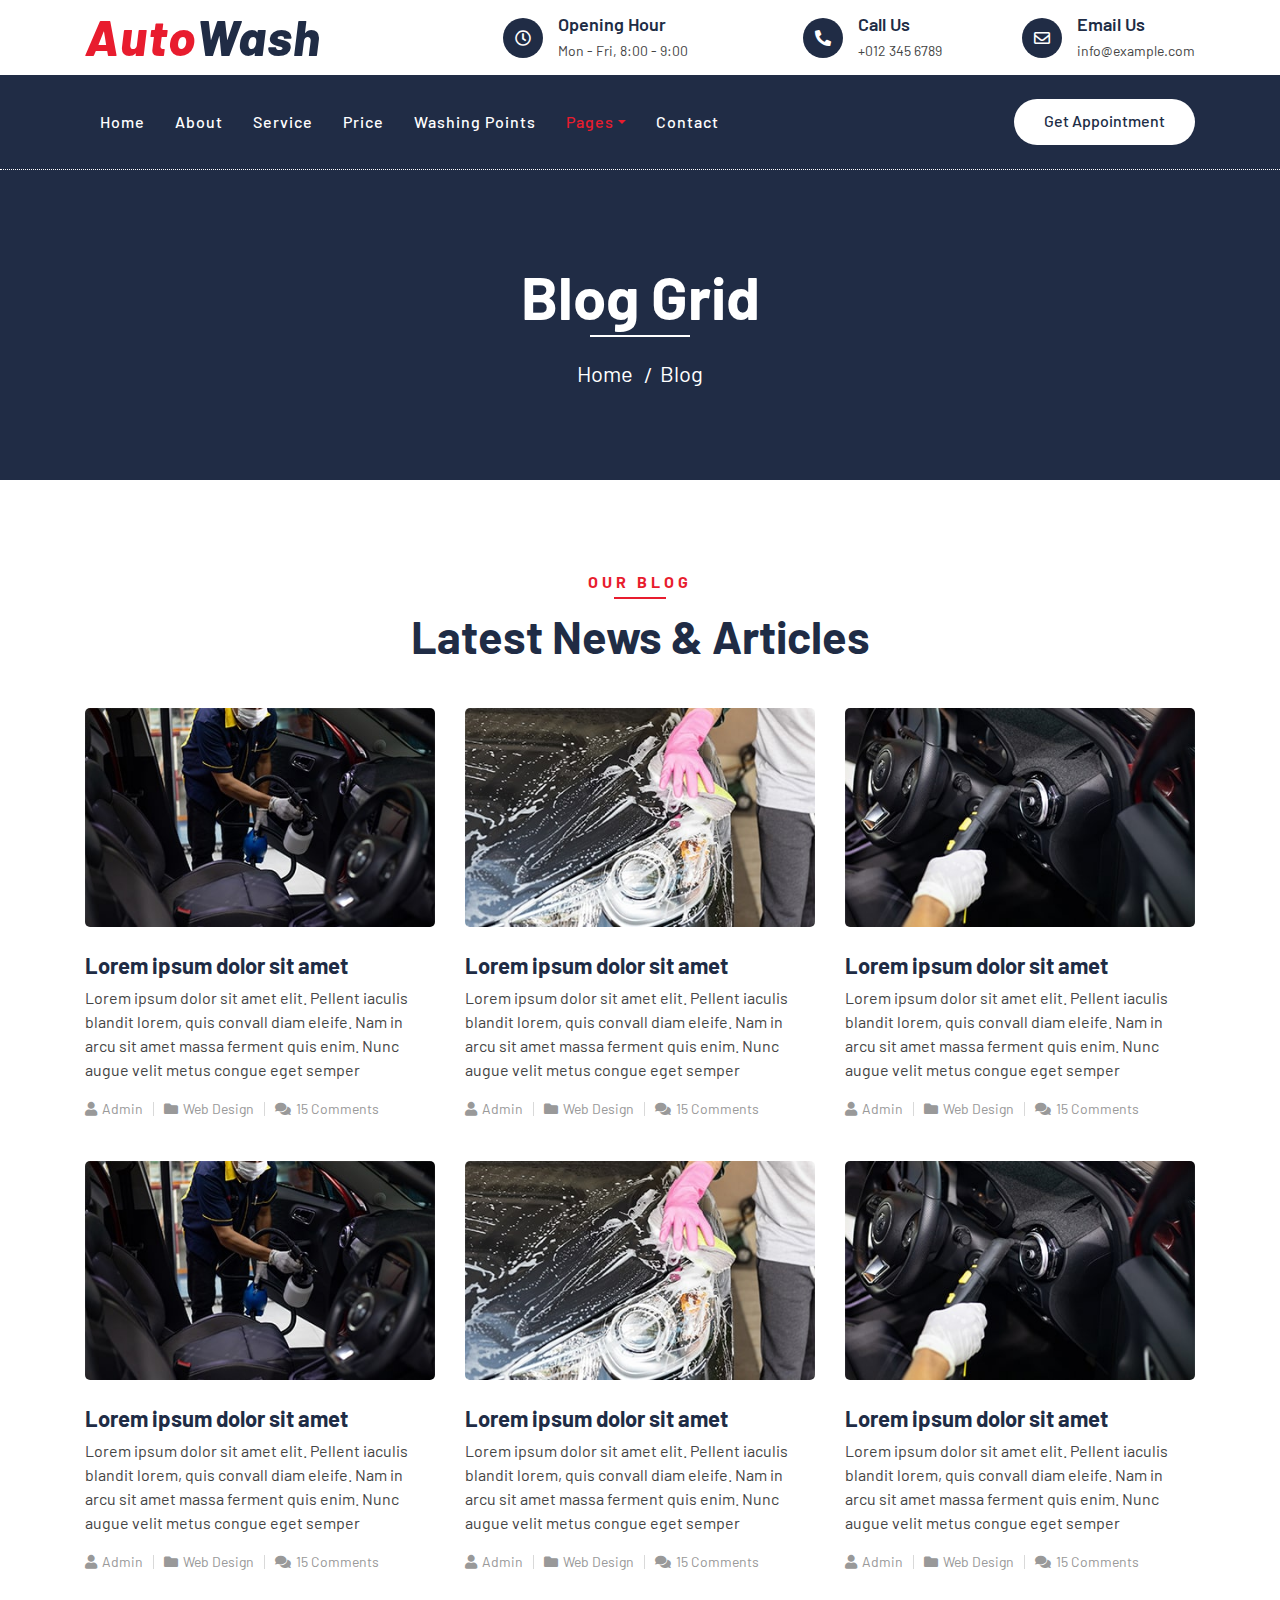
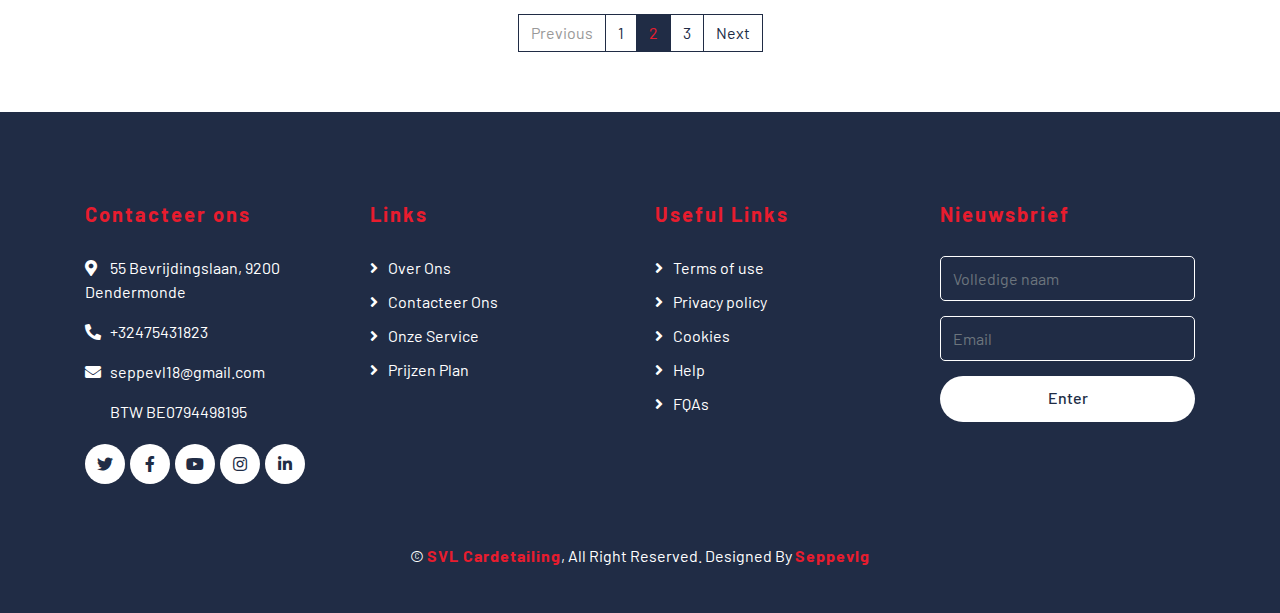
<file: blog.html>
<!DOCTYPE html>
<html lang="en">
    <head>
        <meta charset="utf-8">
        <title>AutoWash - Car Wash Website Template</title>
        <meta content="width=device-width, initial-scale=1.0" name="viewport">
        <meta content="Free Website Template" name="keywords">
        <meta content="Free Website Template" name="description">

        <!-- Favicon -->
        <link href="img/favicon.ico" rel="icon">

        <!-- Google Font -->
        <link href="https://fonts.googleapis.com/css2?family=Barlow:wght@400;500;600;700;800;900&display=swap" rel="stylesheet"> 
        
        <!-- CSS Libraries -->
        <link href="https://stackpath.bootstrapcdn.com/bootstrap/4.4.1/css/bootstrap.min.css" rel="stylesheet">
        <link href="https://cdnjs.cloudflare.com/ajax/libs/font-awesome/5.10.0/css/all.min.css" rel="stylesheet">
        <link href="lib/flaticon/font/flaticon.css" rel="stylesheet">
        <link href="lib/animate/animate.min.css" rel="stylesheet">
        <link href="lib/owlcarousel/assets/owl.carousel.min.css" rel="stylesheet">

        <!-- Template Stylesheet -->
        <link href="css/style.css" rel="stylesheet">
    </head>

    <body>
        <!-- Top Bar Start -->
        <div class="top-bar">
            <div class="container">
                <div class="row align-items-center">
                    <div class="col-lg-4 col-md-12">
                        <div class="logo">
                            <a href="index.html">
                                <h1>Auto<span>Wash</span></h1>
                                <!-- <img src="img/logo.jpg" alt="Logo"> -->
                            </a>
                        </div>
                    </div>
                    <div class="col-lg-8 col-md-7 d-none d-lg-block">
                        <div class="row">
                            <div class="col-4">
                                <div class="top-bar-item">
                                    <div class="top-bar-icon">
                                        <i class="far fa-clock"></i>
                                    </div>
                                    <div class="top-bar-text">
                                        <h3>Opening Hour</h3>
                                        <p>Mon - Fri, 8:00 - 9:00</p>
                                    </div>
                                </div>
                            </div>
                            <div class="col-4">
                                <div class="top-bar-item">
                                    <div class="top-bar-icon">
                                        <i class="fa fa-phone-alt"></i>
                                    </div>
                                    <div class="top-bar-text">
                                        <h3>Call Us</h3>
                                        <p>+012 345 6789</p>
                                    </div>
                                </div>
                            </div>
                            <div class="col-4">
                                <div class="top-bar-item">
                                    <div class="top-bar-icon">
                                        <i class="far fa-envelope"></i>
                                    </div>
                                    <div class="top-bar-text">
                                        <h3>Email Us</h3>
                                        <p>info@example.com</p>
                                    </div>
                                </div>
                            </div>
                        </div>
                    </div>
                </div>
            </div>
        </div>
        <!-- Top Bar End -->

        <!-- Nav Bar Start -->
        <div class="nav-bar">
            <div class="container">
                <nav class="navbar navbar-expand-lg bg-dark navbar-dark">
                    <a href="#" class="navbar-brand">MENU</a>
                    <button type="button" class="navbar-toggler" data-toggle="collapse" data-target="#navbarCollapse">
                        <span class="navbar-toggler-icon"></span>
                    </button>

                    <div class="collapse navbar-collapse justify-content-between" id="navbarCollapse">
                        <div class="navbar-nav mr-auto">
                            <a href="index.html" class="nav-item nav-link">Home</a>
                            <a href="about.html" class="nav-item nav-link">About</a>
                            <a href="service.html" class="nav-item nav-link">Service</a>
                            <a href="price.html" class="nav-item nav-link">Price</a>
                            <a href="location.html" class="nav-item nav-link">Washing Points</a>
                            <div class="nav-item dropdown">
                                <a href="#" class="nav-link dropdown-toggle active" data-toggle="dropdown">Pages</a>
                                <div class="dropdown-menu">
                                    <a href="blog.html" class="dropdown-item">Blog Grid</a>
                                    <a href="single.html" class="dropdown-item">Detail Page</a>
                                    <a href="team.html" class="dropdown-item">Team Member</a>
                                    <a href="booking.html" class="dropdown-item">Schedule Booking</a>
                                </div>
                            </div>
                            <a href="contact.html" class="nav-item nav-link">Contact</a>
                        </div>
                        <div class="ml-auto">
                            <a class="btn btn-custom" href="#">Get Appointment</a>
                        </div>
                    </div>
                </nav>
            </div>
        </div>
        <!-- Nav Bar End -->
        
        
        <!-- Page Header Start -->
        <div class="page-header">
            <div class="container">
                <div class="row">
                    <div class="col-12">
                        <h2>Blog Grid</h2>
                    </div>
                    <div class="col-12">
                        <a href="">Home</a>
                        <a href="">Blog</a>
                    </div>
                </div>
            </div>
        </div>
        <!-- Page Header End -->
        
        
        <!-- Blog Start -->
        <div class="blog">
            <div class="container">
                <div class="section-header text-center">
                    <p>Our Blog</p>
                    <h2>Latest news & articles</h2>
                </div>
                <div class="row">
                    <div class="col-lg-4">
                        <div class="blog-item">
                            <div class="blog-img">
                                <img src="img/blog-1.jpg" alt="Image">
                                <div class="meta-date">
                                    <span>01</span>
                                    <strong>Jan</strong>
                                    <span>2045</span>
                                </div>
                            </div>
                            <div class="blog-text">
                                <h3><a href="#">Lorem ipsum dolor sit amet</a></h3>
                                <p>
                                    Lorem ipsum dolor sit amet elit. Pellent iaculis blandit lorem, quis convall diam eleife. Nam in arcu sit amet massa ferment quis enim. Nunc  augue velit metus congue eget semper
                                </p>
                            </div>
                            <div class="blog-meta">
                                <p><i class="fa fa-user"></i><a href="">Admin</a></p>
                                <p><i class="fa fa-folder"></i><a href="">Web Design</a></p>
                                <p><i class="fa fa-comments"></i><a href="">15 Comments</a></p>
                            </div>
                        </div>
                    </div>
                    <div class="col-lg-4">
                        <div class="blog-item">
                            <div class="blog-img">
                                <img src="img/blog-2.jpg" alt="Image">
                                <div class="meta-date">
                                    <span>01</span>
                                    <strong>Jan</strong>
                                    <span>2045</span>
                                </div>
                            </div>
                            <div class="blog-text">
                                <h3><a href="#">Lorem ipsum dolor sit amet</a></h3>
                                <p>
                                    Lorem ipsum dolor sit amet elit. Pellent iaculis blandit lorem, quis convall diam eleife. Nam in arcu sit amet massa ferment quis enim. Nunc  augue velit metus congue eget semper
                                </p>
                            </div>
                            <div class="blog-meta">
                                <p><i class="fa fa-user"></i><a href="">Admin</a></p>
                                <p><i class="fa fa-folder"></i><a href="">Web Design</a></p>
                                <p><i class="fa fa-comments"></i><a href="">15 Comments</a></p>
                            </div>
                        </div>
                    </div>
                    <div class="col-lg-4">
                        <div class="blog-item">
                            <div class="blog-img">
                                <img src="img/blog-3.jpg" alt="Image">
                                <div class="meta-date">
                                    <span>01</span>
                                    <strong>Jan</strong>
                                    <span>2045</span>
                                </div>
                            </div>
                            <div class="blog-text">
                                <h3><a href="#">Lorem ipsum dolor sit amet</a></h3>
                                <p>
                                    Lorem ipsum dolor sit amet elit. Pellent iaculis blandit lorem, quis convall diam eleife. Nam in arcu sit amet massa ferment quis enim. Nunc  augue velit metus congue eget semper
                                </p>
                            </div>
                            <div class="blog-meta">
                                <p><i class="fa fa-user"></i><a href="">Admin</a></p>
                                <p><i class="fa fa-folder"></i><a href="">Web Design</a></p>
                                <p><i class="fa fa-comments"></i><a href="">15 Comments</a></p>
                            </div>
                        </div>
                    </div>
                    <div class="col-lg-4">
                        <div class="blog-item">
                            <div class="blog-img">
                                <img src="img/blog-1.jpg" alt="Image">
                                <div class="meta-date">
                                    <span>01</span>
                                    <strong>Jan</strong>
                                    <span>2045</span>
                                </div>
                            </div>
                            <div class="blog-text">
                                <h3><a href="#">Lorem ipsum dolor sit amet</a></h3>
                                <p>
                                    Lorem ipsum dolor sit amet elit. Pellent iaculis blandit lorem, quis convall diam eleife. Nam in arcu sit amet massa ferment quis enim. Nunc  augue velit metus congue eget semper
                                </p>
                            </div>
                            <div class="blog-meta">
                                <p><i class="fa fa-user"></i><a href="">Admin</a></p>
                                <p><i class="fa fa-folder"></i><a href="">Web Design</a></p>
                                <p><i class="fa fa-comments"></i><a href="">15 Comments</a></p>
                            </div>
                        </div>
                    </div>
                    <div class="col-lg-4">
                        <div class="blog-item">
                            <div class="blog-img">
                                <img src="img/blog-2.jpg" alt="Image">
                                <div class="meta-date">
                                    <span>01</span>
                                    <strong>Jan</strong>
                                    <span>2045</span>
                                </div>
                            </div>
                            <div class="blog-text">
                                <h3><a href="#">Lorem ipsum dolor sit amet</a></h3>
                                <p>
                                    Lorem ipsum dolor sit amet elit. Pellent iaculis blandit lorem, quis convall diam eleife. Nam in arcu sit amet massa ferment quis enim. Nunc  augue velit metus congue eget semper
                                </p>
                            </div>
                            <div class="blog-meta">
                                <p><i class="fa fa-user"></i><a href="">Admin</a></p>
                                <p><i class="fa fa-folder"></i><a href="">Web Design</a></p>
                                <p><i class="fa fa-comments"></i><a href="">15 Comments</a></p>
                            </div>
                        </div>
                    </div>
                    <div class="col-lg-4">
                        <div class="blog-item">
                            <div class="blog-img">
                                <img src="img/blog-3.jpg" alt="Image">
                                <div class="meta-date">
                                    <span>01</span>
                                    <strong>Jan</strong>
                                    <span>2045</span>
                                </div>
                            </div>
                            <div class="blog-text">
                                <h3><a href="#">Lorem ipsum dolor sit amet</a></h3>
                                <p>
                                    Lorem ipsum dolor sit amet elit. Pellent iaculis blandit lorem, quis convall diam eleife. Nam in arcu sit amet massa ferment quis enim. Nunc  augue velit metus congue eget semper
                                </p>
                            </div>
                            <div class="blog-meta">
                                <p><i class="fa fa-user"></i><a href="">Admin</a></p>
                                <p><i class="fa fa-folder"></i><a href="">Web Design</a></p>
                                <p><i class="fa fa-comments"></i><a href="">15 Comments</a></p>
                            </div>
                        </div>
                    </div>
                </div>
                <div class="row">
                    <div class="col-12">
                        <ul class="pagination justify-content-center">
                            <li class="page-item disabled"><a class="page-link" href="#">Previous</a></li>
                            <li class="page-item"><a class="page-link" href="#">1</a></li>
                            <li class="page-item active"><a class="page-link" href="#">2</a></li>
                            <li class="page-item"><a class="page-link" href="#">3</a></li>
                            <li class="page-item"><a class="page-link" href="#">Next</a></li>
                        </ul> 
                    </div>
                </div>
            </div>
        </div>
        <!-- Blog End -->


        <!-- Footer Start -->
        <div class="footer">
            <div class="container">
                <div class="row">
                    <div class="col-lg-3 col-md-6">
                        <div class="footer-contact">
                            <h2>Contacteer ons</h2>
                            <p><i class="fa fa-map-marker-alt"></i>55 Bevrijdingslaan, 9200 Dendermonde</p>
                            <p><i class="fa fa-phone-alt"></i>+32475431823</p>
                            <p><i class="fa fa-envelope"></i>seppevl18@gmail.com</p>
                            <p><i class="fa fa-btwnummer"></i>BTW BE0794498195</p>
                            <div class="footer-social">
                                <a class="btn" href=""><i class="fab fa-twitter"></i></a>
                                <a class="btn" href=""><i class="fab fa-facebook-f"></i></a>
                                <a class="btn" href=""><i class="fab fa-youtube"></i></a>
                                <a class="btn" href=""><i class="fab fa-instagram"></i></a>
                                <a class="btn" href=""><i class="fab fa-linkedin-in"></i></a>
                            </div>
                        </div>
                    </div>
                    <div class="col-lg-3 col-md-6">
                        <div class="footer-link">
                            <h2>Links</h2>
                            <a href="">Over Ons</a>
                            <a href="">Contacteer Ons</a>
                            <a href="">Onze Service</a>
                           <!-- <a href="">Service Points</a>-->
                            <a href="">Prijzen Plan</a>
                        </div>
                    </div>
                    <div class="col-lg-3 col-md-6">
                        <div class="footer-link">
                            <h2>Useful Links</h2>
                            <a href="">Terms of use</a>
                            <a href="">Privacy policy</a>
                            <a href="">Cookies</a>
                            <a href="">Help</a>
                            <a href="">FQAs</a>
                        </div>
                    </div>
                    <div class="col-lg-3 col-md-6">
                        <div class="footer-newsletter">
                            <h2>Nieuwsbrief</h2>
                            <form>
                                <input class="form-control" placeholder="Volledige naam">
                                <input class="form-control" placeholder="Email">
                                <button class="btn btn-custom">Enter</button>
                            </form>
                        </div>
                    </div>
                </div>
            </div>
            <div class="container copyright">
                <p>&copy; <a href="#">SVL Cardetailing</a>, All Right Reserved. Designed By <a href="https://www.instagram.com/seppevlg">Seppevlg</a></p>
            </div>
        </div>
        <!-- Footer End -->
        
        <!-- Back to top button -->
        <a href="#" class="back-to-top"><i class="fa fa-chevron-up"></i></a>
        
        <!-- Pre Loader -->
        <div id="loader" class="show">
            <div class="loader"></div>
        </div>

        <!-- JavaScript Libraries -->
        <script src="https://code.jquery.com/jquery-3.4.1.min.js"></script>
        <script src="https://stackpath.bootstrapcdn.com/bootstrap/4.4.1/js/bootstrap.bundle.min.js"></script>
        <script src="lib/easing/easing.min.js"></script>
        <script src="lib/owlcarousel/owl.carousel.min.js"></script>
        <script src="lib/waypoints/waypoints.min.js"></script>
        <script src="lib/counterup/counterup.min.js"></script>
        
        <!-- Contact Javascript File -->
        <script src="mail/jqBootstrapValidation.min.js"></script>
        <script src="mail/contact.js"></script>

        <!-- Template Javascript -->
        <script src="js/main.js"></script>
    </body>
</html>
</file>
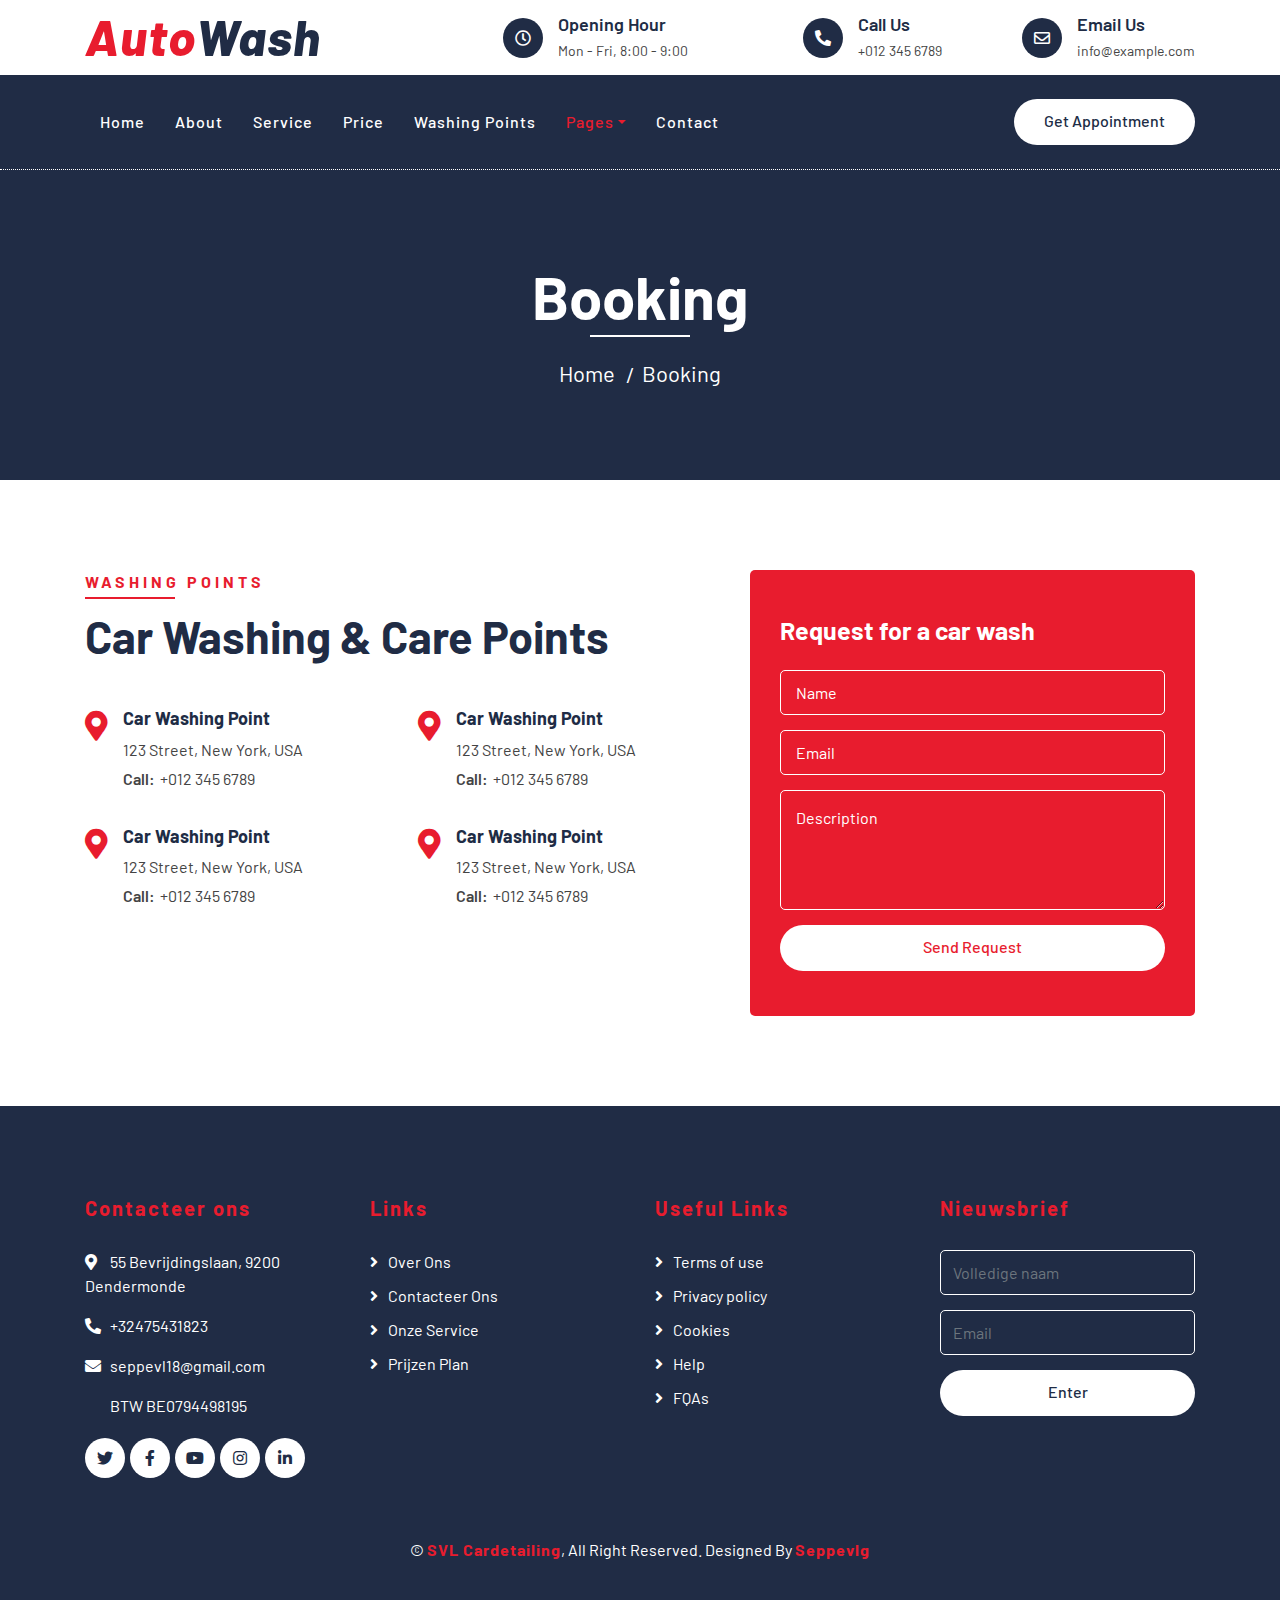
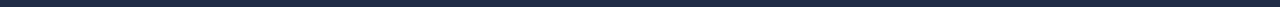
<file: booking.html>
<!DOCTYPE html>
<html lang="en">
    <head>
        <meta charset="utf-8">
        <title>AutoWash - Car Wash Website Template</title>
        <meta content="width=device-width, initial-scale=1.0" name="viewport">
        <meta content="Free Website Template" name="keywords">
        <meta content="Free Website Template" name="description">

        <!-- Favicon -->
        <link href="img/favicon.ico" rel="icon">

        <!-- Google Font -->
        <link href="https://fonts.googleapis.com/css2?family=Barlow:wght@400;500;600;700;800;900&display=swap" rel="stylesheet"> 
        
        <!-- CSS Libraries -->
        <link href="https://stackpath.bootstrapcdn.com/bootstrap/4.4.1/css/bootstrap.min.css" rel="stylesheet">
        <link href="https://cdnjs.cloudflare.com/ajax/libs/font-awesome/5.10.0/css/all.min.css" rel="stylesheet">
        <link href="lib/flaticon/font/flaticon.css" rel="stylesheet">
        <link href="lib/animate/animate.min.css" rel="stylesheet">
        <link href="lib/owlcarousel/assets/owl.carousel.min.css" rel="stylesheet">

        <!-- Template Stylesheet -->
        <link href="css/style.css" rel="stylesheet">
    </head>

    <body>
        <!-- Top Bar Start -->
        <div class="top-bar">
            <div class="container">
                <div class="row align-items-center">
                    <div class="col-lg-4 col-md-12">
                        <div class="logo">
                            <a href="index.html">
                                <h1>Auto<span>Wash</span></h1>
                                <!-- <img src="img/logo.jpg" alt="Logo"> -->
                            </a>
                        </div>
                    </div>
                    <div class="col-lg-8 col-md-7 d-none d-lg-block">
                        <div class="row">
                            <div class="col-4">
                                <div class="top-bar-item">
                                    <div class="top-bar-icon">
                                        <i class="far fa-clock"></i>
                                    </div>
                                    <div class="top-bar-text">
                                        <h3>Opening Hour</h3>
                                        <p>Mon - Fri, 8:00 - 9:00</p>
                                    </div>
                                </div>
                            </div>
                            <div class="col-4">
                                <div class="top-bar-item">
                                    <div class="top-bar-icon">
                                        <i class="fa fa-phone-alt"></i>
                                    </div>
                                    <div class="top-bar-text">
                                        <h3>Call Us</h3>
                                        <p>+012 345 6789</p>
                                    </div>
                                </div>
                            </div>
                            <div class="col-4">
                                <div class="top-bar-item">
                                    <div class="top-bar-icon">
                                        <i class="far fa-envelope"></i>
                                    </div>
                                    <div class="top-bar-text">
                                        <h3>Email Us</h3>
                                        <p>info@example.com</p>
                                    </div>
                                </div>
                            </div>
                        </div>
                    </div>
                </div>
            </div>
        </div>
        <!-- Top Bar End -->

        <!-- Nav Bar Start -->
        <div class="nav-bar">
            <div class="container">
                <nav class="navbar navbar-expand-lg bg-dark navbar-dark">
                    <a href="#" class="navbar-brand">MENU</a>
                    <button type="button" class="navbar-toggler" data-toggle="collapse" data-target="#navbarCollapse">
                        <span class="navbar-toggler-icon"></span>
                    </button>

                    <div class="collapse navbar-collapse justify-content-between" id="navbarCollapse">
                        <div class="navbar-nav mr-auto">
                            <a href="index.html" class="nav-item nav-link">Home</a>
                            <a href="about.html" class="nav-item nav-link">About</a>
                            <a href="service.html" class="nav-item nav-link">Service</a>
                            <a href="price.html" class="nav-item nav-link">Price</a>
                            <a href="location.html" class="nav-item nav-link">Washing Points</a>
                            <div class="nav-item dropdown">
                                <a href="#" class="nav-link dropdown-toggle active" data-toggle="dropdown">Pages</a>
                                <div class="dropdown-menu">
                                    <a href="blog.html" class="dropdown-item">Blog Grid</a>
                                    <a href="single.html" class="dropdown-item">Detail Page</a>
                                    <a href="team.html" class="dropdown-item">Team Member</a>
                                    <a href="booking.html" class="dropdown-item">Schedule Booking</a>
                                </div>
                            </div>
                            <a href="contact.html" class="nav-item nav-link">Contact</a>
                        </div>
                        <div class="ml-auto">
                            <a class="btn btn-custom" href="#">Get Appointment</a>
                        </div>
                    </div>
                </nav>
            </div>
        </div>
        <!-- Nav Bar End -->
        
        
        <!-- Page Header Start -->
        <div class="page-header">
            <div class="container">
                <div class="row">
                    <div class="col-12">
                        <h2>Booking</h2>
                    </div>
                    <div class="col-12">
                        <a href="">Home</a>
                        <a href="">Booking</a>
                    </div>
                </div>
            </div>
        </div>
        <!-- Page Header End -->
        
        
        <!-- Location Start -->
        <div class="location">
            <div class="container">
                <div class="row">
                    <div class="col-lg-7">
                        <div class="section-header text-left">
                            <p>Washing Points</p>
                            <h2>Car Washing & Care Points</h2>
                        </div>
                        <div class="row">
                            <div class="col-md-6">
                                <div class="location-item">
                                    <i class="fa fa-map-marker-alt"></i>
                                    <div class="location-text">
                                        <h3>Car Washing Point</h3>
                                        <p>123 Street, New York, USA</p>
                                        <p><strong>Call:</strong>+012 345 6789</p>
                                    </div>
                                </div>
                            </div>
                            <div class="col-md-6">
                                <div class="location-item">
                                    <i class="fa fa-map-marker-alt"></i>
                                    <div class="location-text">
                                        <h3>Car Washing Point</h3>
                                        <p>123 Street, New York, USA</p>
                                        <p><strong>Call:</strong>+012 345 6789</p>
                                    </div>
                                </div>
                            </div>
                            <div class="col-md-6">
                                <div class="location-item">
                                    <i class="fa fa-map-marker-alt"></i>
                                    <div class="location-text">
                                        <h3>Car Washing Point</h3>
                                        <p>123 Street, New York, USA</p>
                                        <p><strong>Call:</strong>+012 345 6789</p>
                                    </div>
                                </div>
                            </div>
                            <div class="col-md-6">
                                <div class="location-item">
                                    <i class="fa fa-map-marker-alt"></i>
                                    <div class="location-text">
                                        <h3>Car Washing Point</h3>
                                        <p>123 Street, New York, USA</p>
                                        <p><strong>Call:</strong>+012 345 6789</p>
                                    </div>
                                </div>
                            </div>
                        </div>
                    </div>
                    <div class="col-lg-5">
                        <div class="location-form">
                            <h3>Request for a car wash</h3>
                            <form>
                                <div class="control-group">
                                    <input type="text" class="form-control" placeholder="Name" required="required" />
                                </div>
                                <div class="control-group">
                                    <input type="email" class="form-control" placeholder="Email" required="required" />
                                </div>
                                <div class="control-group">
                                    <textarea class="form-control" placeholder="Description" required="required"></textarea>
                                </div>
                                <div>
                                    <button class="btn btn-custom" type="submit">Send Request</button>
                                </div>
                            </form>
                        </div>
                    </div>
                </div>
            </div>
        </div>
        <!-- Location End -->
        
        
        <!-- Footer Start -->
        <div class="footer">
            <div class="container">
                <div class="row">
                    <div class="col-lg-3 col-md-6">
                        <div class="footer-contact">
                            <h2>Contacteer ons</h2>
                            <p><i class="fa fa-map-marker-alt"></i>55 Bevrijdingslaan, 9200 Dendermonde</p>
                            <p><i class="fa fa-phone-alt"></i>+32475431823</p>
                            <p><i class="fa fa-envelope"></i>seppevl18@gmail.com</p>
                            <p><i class="fa fa-btwnummer"></i>BTW BE0794498195</p>
                            <div class="footer-social">
                                <a class="btn" href=""><i class="fab fa-twitter"></i></a>
                                <a class="btn" href=""><i class="fab fa-facebook-f"></i></a>
                                <a class="btn" href=""><i class="fab fa-youtube"></i></a>
                                <a class="btn" href=""><i class="fab fa-instagram"></i></a>
                                <a class="btn" href=""><i class="fab fa-linkedin-in"></i></a>
                            </div>
                        </div>
                    </div>
                    <div class="col-lg-3 col-md-6">
                        <div class="footer-link">
                            <h2>Links</h2>
                            <a href="">Over Ons</a>
                            <a href="">Contacteer Ons</a>
                            <a href="">Onze Service</a>
                           <!-- <a href="">Service Points</a>-->
                            <a href="">Prijzen Plan</a>
                        </div>
                    </div>
                    <div class="col-lg-3 col-md-6">
                        <div class="footer-link">
                            <h2>Useful Links</h2>
                            <a href="">Terms of use</a>
                            <a href="">Privacy policy</a>
                            <a href="">Cookies</a>
                            <a href="">Help</a>
                            <a href="">FQAs</a>
                        </div>
                    </div>
                    <div class="col-lg-3 col-md-6">
                        <div class="footer-newsletter">
                            <h2>Nieuwsbrief</h2>
                            <form>
                                <input class="form-control" placeholder="Volledige naam">
                                <input class="form-control" placeholder="Email">
                                <button class="btn btn-custom">Enter</button>
                            </form>
                        </div>
                    </div>
                </div>
            </div>
            <div class="container copyright">
                <p>&copy; <a href="#">SVL Cardetailing</a>, All Right Reserved. Designed By <a href="https://www.instagram.com/seppevlg">Seppevlg</a></p>
            </div>
        </div>
        <!-- Footer End -->
        
        <!-- Back to top button -->
        <a href="#" class="back-to-top"><i class="fa fa-chevron-up"></i></a>
        
        <!-- Pre Loader -->
        <div id="loader" class="show">
            <div class="loader"></div>
        </div>

        <!-- JavaScript Libraries -->
        <script src="https://code.jquery.com/jquery-3.4.1.min.js"></script>
        <script src="https://stackpath.bootstrapcdn.com/bootstrap/4.4.1/js/bootstrap.bundle.min.js"></script>
        <script src="lib/easing/easing.min.js"></script>
        <script src="lib/owlcarousel/owl.carousel.min.js"></script>
        <script src="lib/waypoints/waypoints.min.js"></script>
        <script src="lib/counterup/counterup.min.js"></script>
        
        <!-- Contact Javascript File -->
        <script src="mail/jqBootstrapValidation.min.js"></script>
        <script src="mail/contact.js"></script>

        <!-- Template Javascript -->
        <script src="js/main.js"></script>
    </body>
</html>
</file>
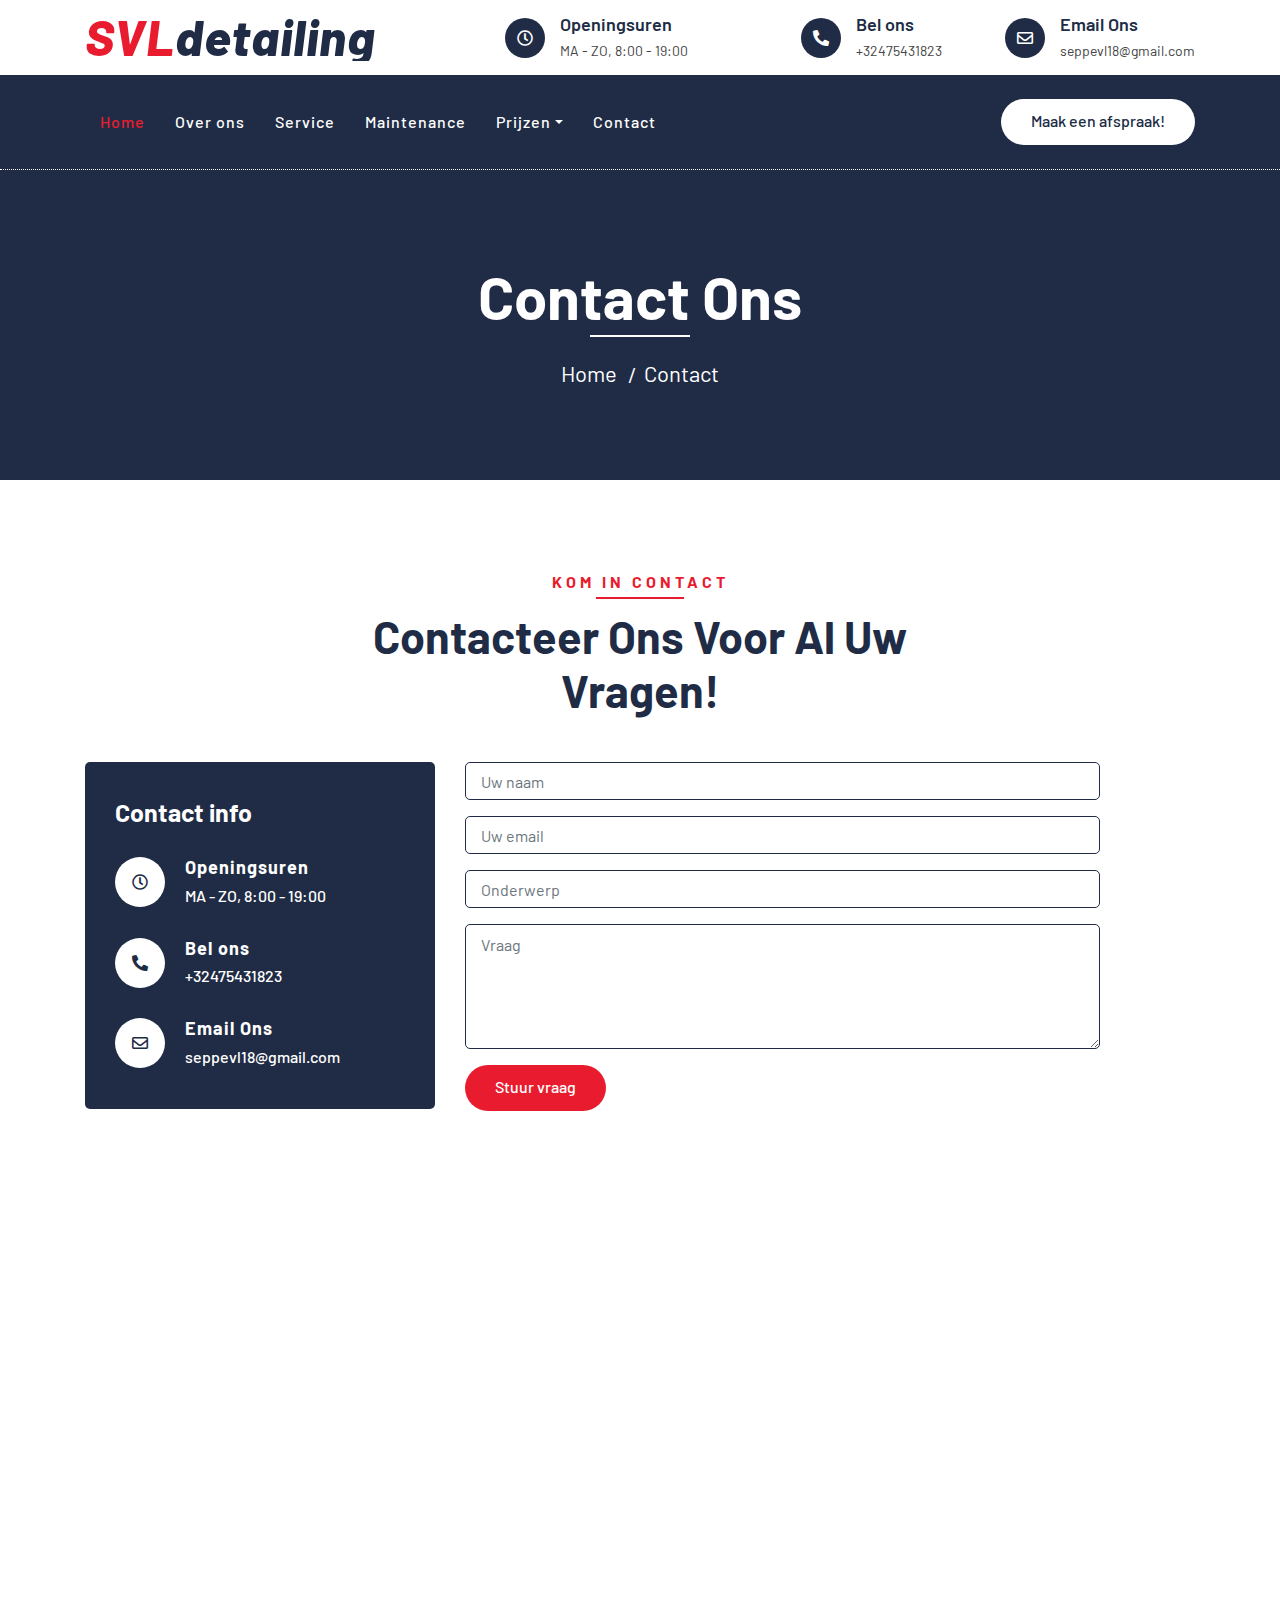
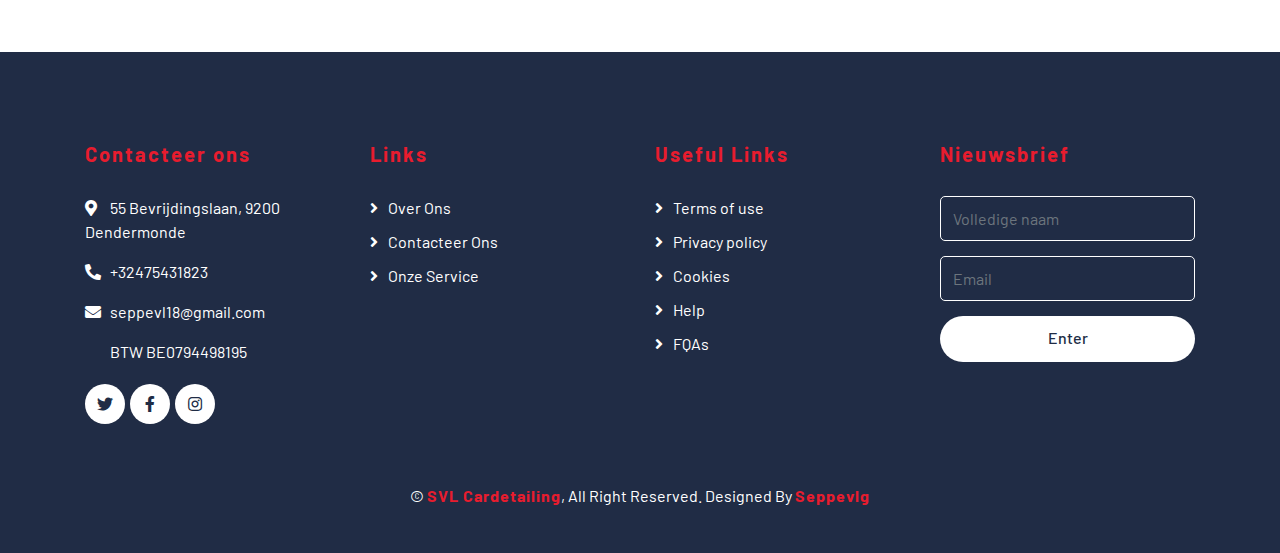
<file: contact.html>
<!DOCTYPE html>
<html lang="en">
    <head>
        <meta charset="utf-8">
        <title>SVL Cardetailing</title>
        <meta content="width=device-width, initial-scale=1.0" name="viewport">
        <meta content="SVL Cardetailing" name="keywords">
        <meta content="SVL Cardetailing" name="description">

        <!-- Favicon -->
        <link href="img/favicon.ico" rel="icon">

        <!-- Google Font -->
        <link href="https://fonts.googleapis.com/css2?family=Barlow:wght@400;500;600;700;800;900&display=swap" rel="stylesheet"> 
        
        <!-- CSS Libraries -->
        <link href="https://stackpath.bootstrapcdn.com/bootstrap/4.4.1/css/bootstrap.min.css" rel="stylesheet">
        <link href="https://cdnjs.cloudflare.com/ajax/libs/font-awesome/5.10.0/css/all.min.css" rel="stylesheet">
        <link href="lib/flaticon/font/flaticon.css" rel="stylesheet">
        <link href="lib/animate/animate.min.css" rel="stylesheet">
        <link href="lib/owlcarousel/assets/owl.carousel.min.css" rel="stylesheet">

        <!-- Template Stylesheet -->
        <link href="css/style.css" rel="stylesheet">
    </head>

    <body>
        <!-- Top Bar Start -->
        <div class="top-bar">
            <div class="container">
                <div class="row align-items-center">
                    <div class="col-lg-4 col-md-12">
                        <div class="logo">
                            <a href="../index.html">
                                <h1>SVL<span>detailing</span></h1>
                                <!-- <img src="img/logo.jpg" alt="Logo"> -->
                            </a>
                        </div>
                    </div>
                    <div class="col-lg-8 col-md-7 d-none d-lg-block">
                        <div class="row">
                            <div class="col-4">
                                <div class="top-bar-item">
                                    <div class="top-bar-icon">
                                        <i class="far fa-clock"></i>
                                    </div>
                                    <div class="top-bar-text">
                                        <h3>Openingsuren</h3>
                                        <p>MA - ZO, 8:00 - 19:00</p>
                                    </div>
                                </div>
                            </div>
                            <div class="col-4">
                                <div class="top-bar-item">
                                    <div class="top-bar-icon">
                                        <i class="fa fa-phone-alt"></i>
                                    </div>
                                    <div class="top-bar-text">
                                        <h3>Bel ons</h3>
                                        <p>+32475431823</p>
                                    </div>
                                </div>
                            </div>
                            <div class="col-4">
                                <div class="top-bar-item">
                                    <div class="top-bar-icon">
                                        <i class="far fa-envelope"></i>
                                    </div>
                                    <div class="top-bar-text">
                                        <h3>Email Ons</h3>
                                        <p>seppevl18@gmail.com</p>
                                    </div>
                                </div>
                            </div>
                        </div>
                    </div>
                </div>
            </div>
        </div>
        <!-- Top Bar End -->

        <!-- Nav Bar Start -->
        <div class="nav-bar">
            <div class="container">
                <nav class="navbar navbar-expand-lg bg-dark navbar-dark">
                    <a href="#" class="navbar-brand">MENU</a>
                    <button type="button" class="navbar-toggler" data-toggle="collapse" data-target="#navbarCollapse">
                        <span class="navbar-toggler-icon"></span>
                    </button>

                    <div class="collapse navbar-collapse justify-content-between" id="navbarCollapse">
                        <div class="navbar-nav mr-auto">
                            <a href="index.html" class="nav-item nav-link active">Home</a>
                            <a href="about.html" class="nav-item nav-link">Over ons</a>
                            <a href="service.html" class="nav-item nav-link">Service</a>
                            <a href="maintenance.html" class="nav-item nav-link">Maintenance</a>
                            <div class="nav-item dropdown">
                                <a href="#" class="nav-link dropdown-toggle" data-toggle="dropdown">Prijzen</a>
                                <div class="dropdown-menu">
                                    <a href="./services/exterior.html" class="dropdown-item">Exterieur</a>
                                    <a href="./services/interior.html" class="dropdown-item">Interieur</a>
                                    <a href="./services/paintcorrection.html" class="dropdown-item">Paint correction</a>
                                    <a href="./services/coatings.html" class="dropdown-item">Coatings</a>
                                    <a href="./services/combo.html" class="dropdown-item">Combo Packs</a>
                                    <a href="./contact.html" class="dropdown-item">Maak een afspraak</a>
                                </div>
                                
                            </div>
                           <!-- <a href="location.html" class="nav-item nav-link">Washing Points</a>-->
                           <!-- <div class="nav-item dropdown">
                                <a href="#" class="nav-link dropdown-toggle" data-toggle="dropdown">Paginas</a>
                                <div class="dropdown-menu">
                                    <a href="blog.html" class="dropdown-item">Blog</a>
                                    <a href="single.html" class="dropdown-item">Detail Pagina</a>
                                    <a href="team.html" class="dropdown-item">Ons team!</a>
                                    <a href="booking.html" class="dropdown-item">Maak een afspraak!</a>
                                </div>
                            </div>
                        -->
                            <a href="contact.html" class="nav-item nav-link">Contact</a>
                        </div>
                        <div class="ml-auto">
                            <a class="btn btn-custom" href="./contact.html">Maak een afspraak!</a>
                        </div>
                    </div>
                </nav>
            </div>
        </div>
        <!-- Nav Bar End -->
        
        
        <!-- Page Header Start -->
        <div class="page-header">
            <div class="container">
                <div class="row">
                    <div class="col-12">
                        <h2>Contact Ons</h2>
                    </div>
                    <div class="col-12">
                        <a href="./index.html">Home</a>
                        <a href="./contact.html">Contact</a>
                    </div>
                </div>
            </div>
        </div>
        <!-- Page Header End -->
        
        
        <!-- Contact Start -->
        <div class="contact">
            <div class="container">
                <div class="section-header text-center">
                    <p>Kom in contact</p>
                    <h2>Contacteer ons voor al uw vragen!</h2>
                </div>
                <div class="row">
                    <div class="col-md-4">
                        <div class="contact-info">
                            <h2>Contact info</h2>
                            <div class="contact-info-item">
                                <div class="contact-info-icon">
                                    <i class="far fa-clock"></i>
                                </div>
                                <div class="contact-info-text">
                                    <h3>Openingsuren</h3>
                                    <p>MA - ZO, 8:00 - 19:00</p>
                                </div>
                            </div>
                            <div class="contact-info-item">
                                <div class="contact-info-icon">
                                    <i class="fa fa-phone-alt"></i>
                                </div>
                                <div class="contact-info-text">
                                    <h3>Bel ons</h3>
                                    <p>+32475431823</p>
                                </div>
                            </div>
                            <div class="contact-info-item">
                                <div class="contact-info-icon">
                                    <i class="far fa-envelope"></i>
                                </div>
                                <div class="contact-info-text">
                                    <h3>Email Ons</h3>
                                    <p>seppevl18@gmail.com</p>
                                </div>
                            </div>
                        </div>
                    </div>
                    <div class="col-md-7">
                        <div class="contact-form">
                            <div id="success"></div>
                            <form name="sentMessage" id="contactForm" novalidate="novalidate">
                                <div class="control-group">
                                    <input type="text" class="form-control" id="name" placeholder="Uw naam" required="required" data-validation-required-message="Geef a.u.b uw naam in" />
                                    <p class="help-block text-danger"></p>
                                </div>
                                <div class="control-group">
                                    <input type="email" class="form-control" id="email" placeholder="Uw email" required="required" data-validation-required-message="Geef a.u.b uw e-mail in" />
                                    <p class="help-block text-danger"></p>
                                </div>
                                <div class="control-group">
                                    <input type="text" class="form-control" id="subject" placeholder="Onderwerp" required="required" data-validation-required-message="Onderwerp:" />
                                    <p class="help-block text-danger"></p>
                                </div>
                                <div class="control-group">
                                    <textarea class="form-control" id="message" placeholder="Vraag" required="required" data-validation-required-message="Vraag:"></textarea>
                                    <p class="help-block text-danger"></p>
                                </div>
                                <div>
                                    <button class="btn btn-custom" type="submit" id="sendMessageButton">Stuur vraag</button>
                                </div>
                            </form>
                        </div>
                    </div>
                    <div class="col-md-12">
                        <iframe src="https://maps.google.com/maps?q=55%20Bevrijdingslaan,%209200%20Dendermonde&t=&z=13&ie=UTF8&iwloc=&output=embed" frameborder="0" style="border:0;" allowfullscreen="" aria-hidden="false" tabindex="0"></iframe>
                    </div>
                </div>
            </div>
        </div>
        <!-- Contact End -->


        <!-- Footer Start -->
        <div class="footer">
            <div class="container">
                <div class="row">
                    <div class="col-lg-3 col-md-6">
                        <div class="footer-contact">
                            <h2>Contacteer ons</h2>
                            <p><i class="fa fa-map-marker-alt"></i>55 Bevrijdingslaan, 9200 Dendermonde</p>
                            <p><i class="fa fa-phone-alt"></i>+32475431823</p>
                            <p><i class="fa fa-envelope"></i>seppevl18@gmail.com</p>
                            <p><i class="fa fa-btwnummer"></i>BTW BE0794498195</p>
                            <div class="footer-social">
                                <a class="btn" href="https://www.twitter.be/Seppevlg"><i class="fab fa-twitter"></i></a>
                                <a class="btn" href="https://www.facebook.com/seppe.vanlandeghem.10/"><i class="fab fa-facebook-f"></i></a>
                                <a class="btn" href="https://www.instagram.be/Seppevlg"><i class="fab fa-instagram"></i></a>
                            </div>
                        </div>
                    </div>
                    <div class="col-lg-3 col-md-6">
                        <div class="footer-link">
                            <h2>Links</h2>
                            <a href="./about.html">Over Ons</a>
                            <a href="./contact.html">Contacteer Ons</a>
                            <a href="./service.html">Onze Service</a>
                           <!-- <a href="">Service Points</a>-->
                            <!--<a href="">Prijzen Plan</a>-->
                        </div>
                    </div>
                    <div class="col-lg-3 col-md-6">
                        <div class="footer-link">
                            <h2>Useful Links</h2>
                            <a href="./settings/tos.html">Terms of use</a>
                            <a href="./settings/tos.html">Privacy policy</a>
                            <a href="./settings/tos.html">Cookies</a>
                            <a href="./settings/help.html">Help</a>
                            <a href="./settings/faq.html">FQAs</a>
                        </div>
                    </div>
                    <div class="col-lg-3 col-md-6">
                        <div class="footer-newsletter">
                            <h2>Nieuwsbrief</h2>
                            <form>
                                <input class="form-control" placeholder="Volledige naam">
                                <input class="form-control" placeholder="Email">
                                <button class="btn btn-custom">Enter</button>
                            </form>
                        </div>
                    </div>
                </div>
            </div>
            <div class="container copyright">
                <p>&copy; <a href="../index.html">SVL Cardetailing</a>, All Right Reserved. Designed By <a href="https://www.instagram.com/seppevlg">Seppevlg</a></p>
            </div>
        </div>
        <!-- Footer End -->
        
        <!-- Back to top button -->
        <a href="./contact.html" class="back-to-top"><i class="fa fa-chevron-up"></i></a>
        
        <!-- Pre Loader -->
        <div id="loader" class="show">
            <div class="loader"></div>
        </div>

        <!-- JavaScript Libraries -->
        <script src="https://code.jquery.com/jquery-3.4.1.min.js"></script>
        <script src="https://stackpath.bootstrapcdn.com/bootstrap/4.4.1/js/bootstrap.bundle.min.js"></script>
        <script src="lib/easing/easing.min.js"></script>
        <script src="lib/owlcarousel/owl.carousel.min.js"></script>
        <script src="lib/waypoints/waypoints.min.js"></script>
        <script src="lib/counterup/counterup.min.js"></script>
        
        <!-- Contact Javascript File -->
        <script src="mail/jqBootstrapValidation.min.js"></script>
        <script src="mail/contact.js"></script>

        <!-- Template Javascript -->
        <script src="js/main.js"></script>
    </body>
</html>
</file>
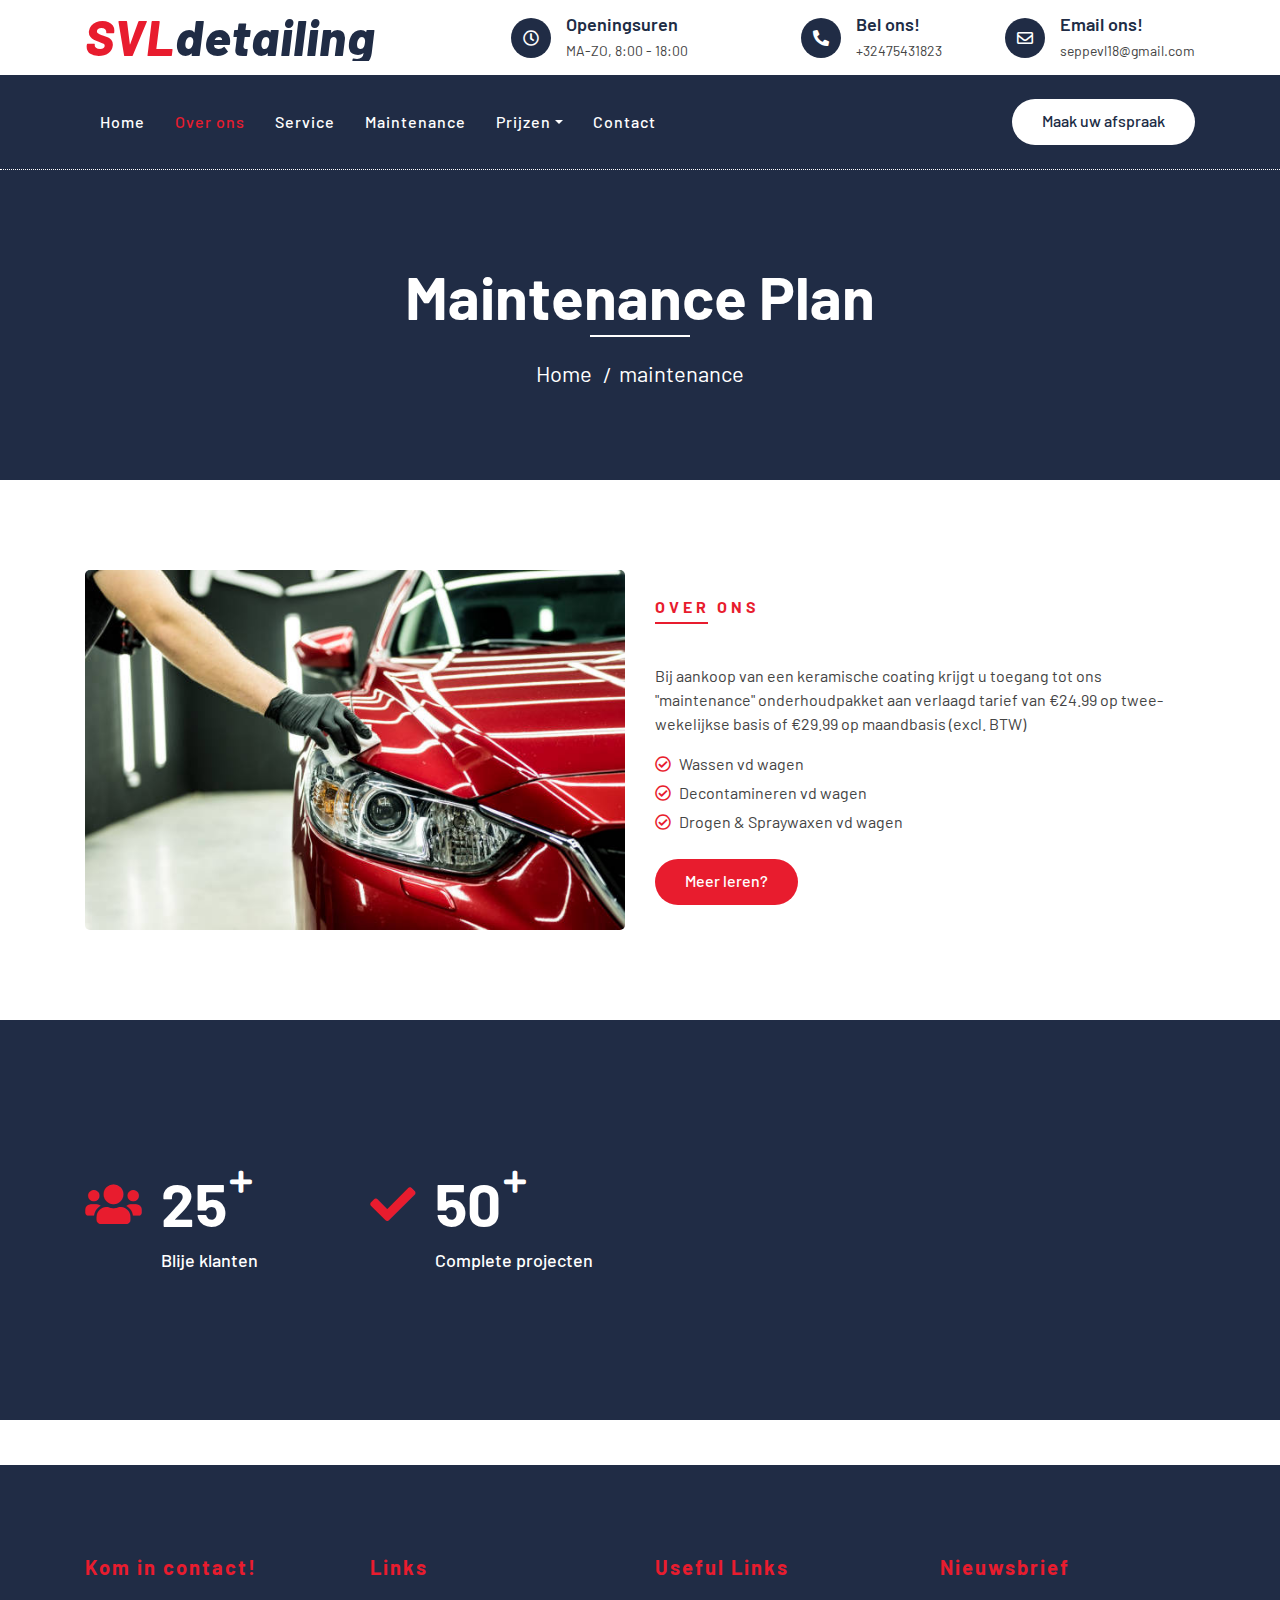
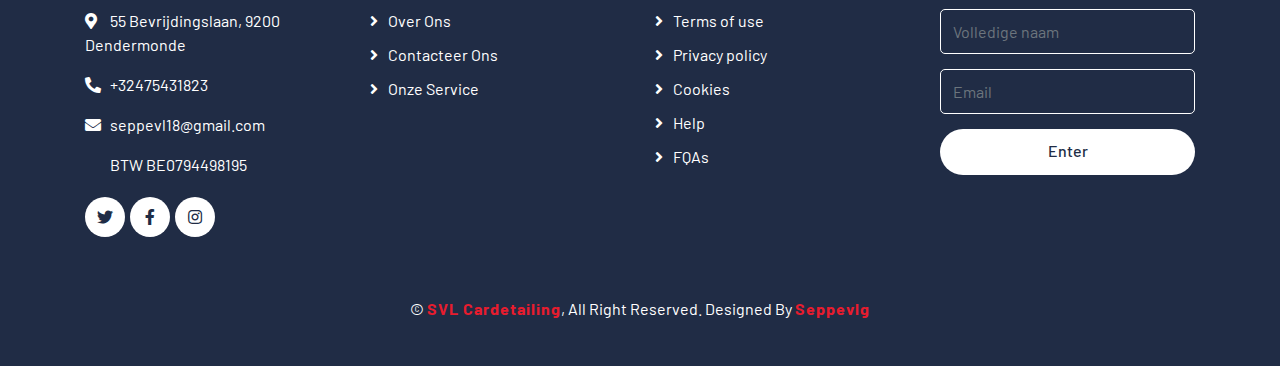
<file: maintenance.html>
<!DOCTYPE html>
<html lang="en">
    <head>
        <meta charset="utf-8">
        <title>SVL Cardetailing</title>
        <meta content="width=device-width, initial-scale=1.0" name="viewport">
        <meta content="Free Website Template" name="keywords">
        <meta content="Free Website Template" name="description">

        <!-- Favicon -->
        <link href="img/favicon.ico" rel="icon">

        <!-- Google Font -->
        <link href="https://fonts.googleapis.com/css2?family=Barlow:wght@400;500;600;700;800;900&display=swap" rel="stylesheet"> 
        
        <!-- CSS Libraries -->
        <link href="https://stackpath.bootstrapcdn.com/bootstrap/4.4.1/css/bootstrap.min.css" rel="stylesheet">
        <link href="https://cdnjs.cloudflare.com/ajax/libs/font-awesome/5.10.0/css/all.min.css" rel="stylesheet">
        <link href="lib/flaticon/font/flaticon.css" rel="stylesheet">
        <link href="lib/animate/animate.min.css" rel="stylesheet">
        <link href="lib/owlcarousel/assets/owl.carousel.min.css" rel="stylesheet">

        <!-- Template Stylesheet -->
        <link href="css/style.css" rel="stylesheet">
    </head>

    <body>
        <!-- Top Bar Start -->
        <div class="top-bar">
            <div class="container">
                <div class="row align-items-center">
                    <div class="col-lg-4 col-md-12">
                        <div class="logo">
                            <a href="../index.html">
                                <h1>SVL<span>detailing</span></h1>
                                <!-- <img src="img/logo.jpg" alt="Logo"> -->
                            </a>
                        </div>
                    </div>
                    <div class="col-lg-8 col-md-7 d-none d-lg-block">
                        <div class="row">
                            <div class="col-4">
                                <div class="top-bar-item">
                                    <div class="top-bar-icon">
                                        <i class="far fa-clock"></i>
                                    </div>
                                    <div class="top-bar-text">
                                        <h3>Openingsuren</h3>
                                        <p>MA-ZO, 8:00 - 18:00</p>
                                    </div>
                                </div>
                            </div>
                            <div class="col-4">
                                <div class="top-bar-item">
                                    <div class="top-bar-icon">
                                        <i class="fa fa-phone-alt"></i>
                                    </div>
                                    <div class="top-bar-text">
                                        <h3>Bel ons!</h3>
                                        <p>+32475431823</p>
                                    </div>
                                </div>
                            </div>
                            <div class="col-4">
                                <div class="top-bar-item">
                                    <div class="top-bar-icon">
                                        <i class="far fa-envelope"></i>
                                    </div>
                                    <div class="top-bar-text">
                                        <h3>Email ons!</h3>
                                        <p>seppevl18@gmail.com</p>
                                    </div>
                                </div>
                            </div>
                        </div>
                    </div>
                </div>
            </div>
        </div>
        <!-- Top Bar End -->

        <!-- Nav Bar Start -->
        <div class="nav-bar">
            <div class="container">
                <nav class="navbar navbar-expand-lg bg-dark navbar-dark">
                    <a href="#" class="navbar-brand">MENU</a>
                    <button type="button" class="navbar-toggler" data-toggle="collapse" data-target="#navbarCollapse">
                        <span class="navbar-toggler-icon"></span>
                    </button>

                    <div class="collapse navbar-collapse justify-content-between" id="navbarCollapse">
                        <div class="navbar-nav mr-auto">
                            <a href="index.html" class="nav-item nav-link">Home</a>
                            <a href="about.html" class="nav-item nav-link active">Over ons</a>
                            <a href="service.html" class="nav-item nav-link">Service</a>
                        <a href="maintenance.html" class="nav-item nav-link">Maintenance</a>
                            <div class ="nav-item dropdown">
                               
                                <a href="#" class="nav-link dropdown-toggle" data-toggle="dropdown">Prijzen</a>
                                <div class="dropdown-menu">
                                    <a href="./services/exterior.html" class="dropdown-item">Exterieur</a>
                                    <a href="./services/interior.html" class="dropdown-item">Interieur</a>
                                    <a href="./services/paintcorrection.html" class="dropdown-item">Paint correction</a>
                                    <a href="./services/coatings.html" class="dropdown-item">Coatings</a>
                                    <a href="./services/combo.html" class="dropdown-item">Combo Packs</a>
                                    <a href="./contact.html" class="dropdown-item">Maak een afspraak</a>
                                </div>
                            </div>
                           <!-- <a href="location.html" class="nav-item nav-link">Washing Points</a>
                            <div class="nav-item dropdown">
                                <a href="#" class="nav-link dropdown-toggle" data-toggle="dropdown">Paginas</a>
                                <div class="dropdown-menu">
                                    <a href="blog.html" class="dropdown-item">Blog</a>
                                    <a href="single.html" class="dropdown-item">Detail Pagina</a>
                                    <a href="team.html" class="dropdown-item">Team Member</a>
                                    <a href="booking.html" class="dropdown-item">Maak uw afspraak</a>
                                </div>
                            </div>
                        -->
                            <a href="./contact.html" class="nav-item nav-link">Contact</a>
                        </div>
                        <div class="ml-auto">
                            <a class="btn btn-custom" href="./contact.html">Maak uw afspraak</a>
                        </div>
                    </div>
                </nav>
            </div>
        </div>
        <!-- Nav Bar End -->
        
        
        <!-- Page Header Start -->
        <div class="page-header">
            <div class="container">
                <div class="row">
                    <div class="col-12">
                        <h2>Maintenance Plan</h2>
                    </div>
                    <div class="col-12">
                        <a href="./index.html">Home</a>
                        <a href="./about.html">maintenance</a>
                    </div>
                </div>
            </div>
        </div>
        <!-- Page Header End -->
        

        <!-- About Start -->
        <div class="about">
            <div class="container">
                <div class="row align-items-center">
                    <div class="col-lg-6">
                        <div class="about-img">
                            <img src="img/car1.jpg" alt="Image">
                        </div>
                    </div>
                    <div class="col-lg-6">
                        <div class="section-header text-left">
                            <p>Over ons</p>
                        </div>
                        <div class="about-content">
                            <p>
                                Bij aankoop van een keramische coating krijgt u toegang tot ons "maintenance" onderhoudpakket aan verlaagd tarief van €24.99 op twee-wekelijkse basis of €29.99 op maandbasis (excl. BTW)
                            </p>
                            <ul>
                                <li><i class="far fa-check-circle"></i>Wassen vd wagen</li>
                                <li><i class="far fa-check-circle"></i>Decontamineren vd wagen</li>
                                <li><i class="far fa-check-circle"></i>Drogen & Spraywaxen vd wagen</li>
                            </ul>
                            <a class="btn btn-custom" href="./about.html">Meer leren?</a>
                        </div>
                    </div>
                </div>
            </div>
        </div>
        <!-- About End -->
        
        
        <!-- Facts Start -->
        <div class="facts" data-parallax="scroll" data-image-src="img/facts.jpg">
            <div class="container">
                <div class="row">
                    <div class="col-lg-3 col-md-6">
                        <div class="facts-item">
                            <i class="fa fa-users"></i>
                            <div class="facts-text">
                                <h3 data-toggle="counter-up">25</h3>
                                <p>Blije klanten</p>
                            </div>
                        </div>
                    </div>
                    <div class="col-lg-3 col-md-6">
                        <div class="facts-item">
                            <i class="fa fa-check"></i>
                            <div class="facts-text">
                                <h3 data-toggle="counter-up">50</h3>
                                <p>Complete projecten</p>
                            </div>
                        </div>
                    </div>
                </div>
            </div>
        </div>
  
        <!-- Facts End -->

        <!-- Footer Start -->
        <div class="footer">
            <div class="container">
                <div class="row">
                    <div class="col-lg-3 col-md-6">
                        <div class="footer-contact">
                            <h2>Kom in contact!</h2>
                            <p><i class="fa fa-map-marker-alt"></i>55 Bevrijdingslaan, 9200 Dendermonde</p>
                            <p><i class="fa fa-phone-alt"></i>+32475431823</p>
                            <p><i class="fa fa-envelope"></i>seppevl18@gmail.com</p>
                            <p><i class="fa fa-btwnummer"></i>BTW BE0794498195</p>
                            <div class="footer-social">
                                <a class="btn" href="https://www.twitter.be/Seppevlg"><i class="fab fa-twitter"></i></a>
                                <a class="btn" href="https://www.facebook.com/seppe.vanlandeghem.10/"><i class="fab fa-facebook-f"></i></a>
                                <a class="btn" href="https://www.instagram.be/Seppevlg"><i class="fab fa-instagram"></i></a>
                            </div>
                        </div>
                    </div>
                    <div class="col-lg-3 col-md-6">
                        <div class="footer-link">
                            <h2>Links</h2>
                            <a href="./about.html">Over Ons</a>
                            <a href="./contact.html">Contacteer Ons</a>
                            <a href="./service.html">Onze Service</a>
                            <!--<a href="">Prijzen Plan</a>-->
                        </div>
                    </div>
                    <div class="col-lg-3 col-md-6">
                        <div class="footer-link">
                            <h2>Useful Links</h2>
                            <a href="./settings/tos.html">Terms of use</a>
                            <a href="./settings/tos.html">Privacy policy</a>
                            <a href="./settings/tos.html">Cookies</a>
                            <a href="./settings/help.html">Help</a>
                            <a href="./settings/faq.html">FQAs</a>
                        </div>
                    </div>
                    <div class="col-lg-3 col-md-6">
                        <div class="footer-newsletter">
                            <h2>Nieuwsbrief</h2>
                            <form>
                                <input class="form-control" placeholder="Volledige naam">
                                <input class="form-control" placeholder="Email">
                                <button class="btn btn-custom">Enter</button>
                            </form>
                        </div>
                    </div>
                </div>
            </div>
            <div class="container copyright">
                <p>&copy; <a href="../index.html">SVL Cardetailing</a>, All Right Reserved. Designed By <a href="https://www.instagram.com/seppevlg">Seppevlg</a></p>
            </div>
        </div>
        <!-- Footer End -->
        
        <!-- Back to top button -->
        <a href="./about.html" class="back-to-top"><i class="fa fa-chevron-up"></i></a>
        
        <!-- Pre Loader -->
        <div id="loader" class="show">
            <div class="loader"></div>
        </div>

        <!-- JavaScript Libraries -->
        <script src="https://code.jquery.com/jquery-3.4.1.min.js"></script>
        <script src="https://stackpath.bootstrapcdn.com/bootstrap/4.4.1/js/bootstrap.bundle.min.js"></script>
        <script src="lib/easing/easing.min.js"></script>
        <script src="lib/owlcarousel/owl.carousel.min.js"></script>
        <script src="lib/waypoints/waypoints.min.js"></script>
        <script src="lib/counterup/counterup.min.js"></script>
        
        <!-- Contact Javascript File -->
        <script src="mail/jqBootstrapValidation.min.js"></script>
        <script src="mail/contact.js"></script>

        <!-- Template Javascript -->
        <script src="js/main.js"></script>
    </body>
</html>
</file>
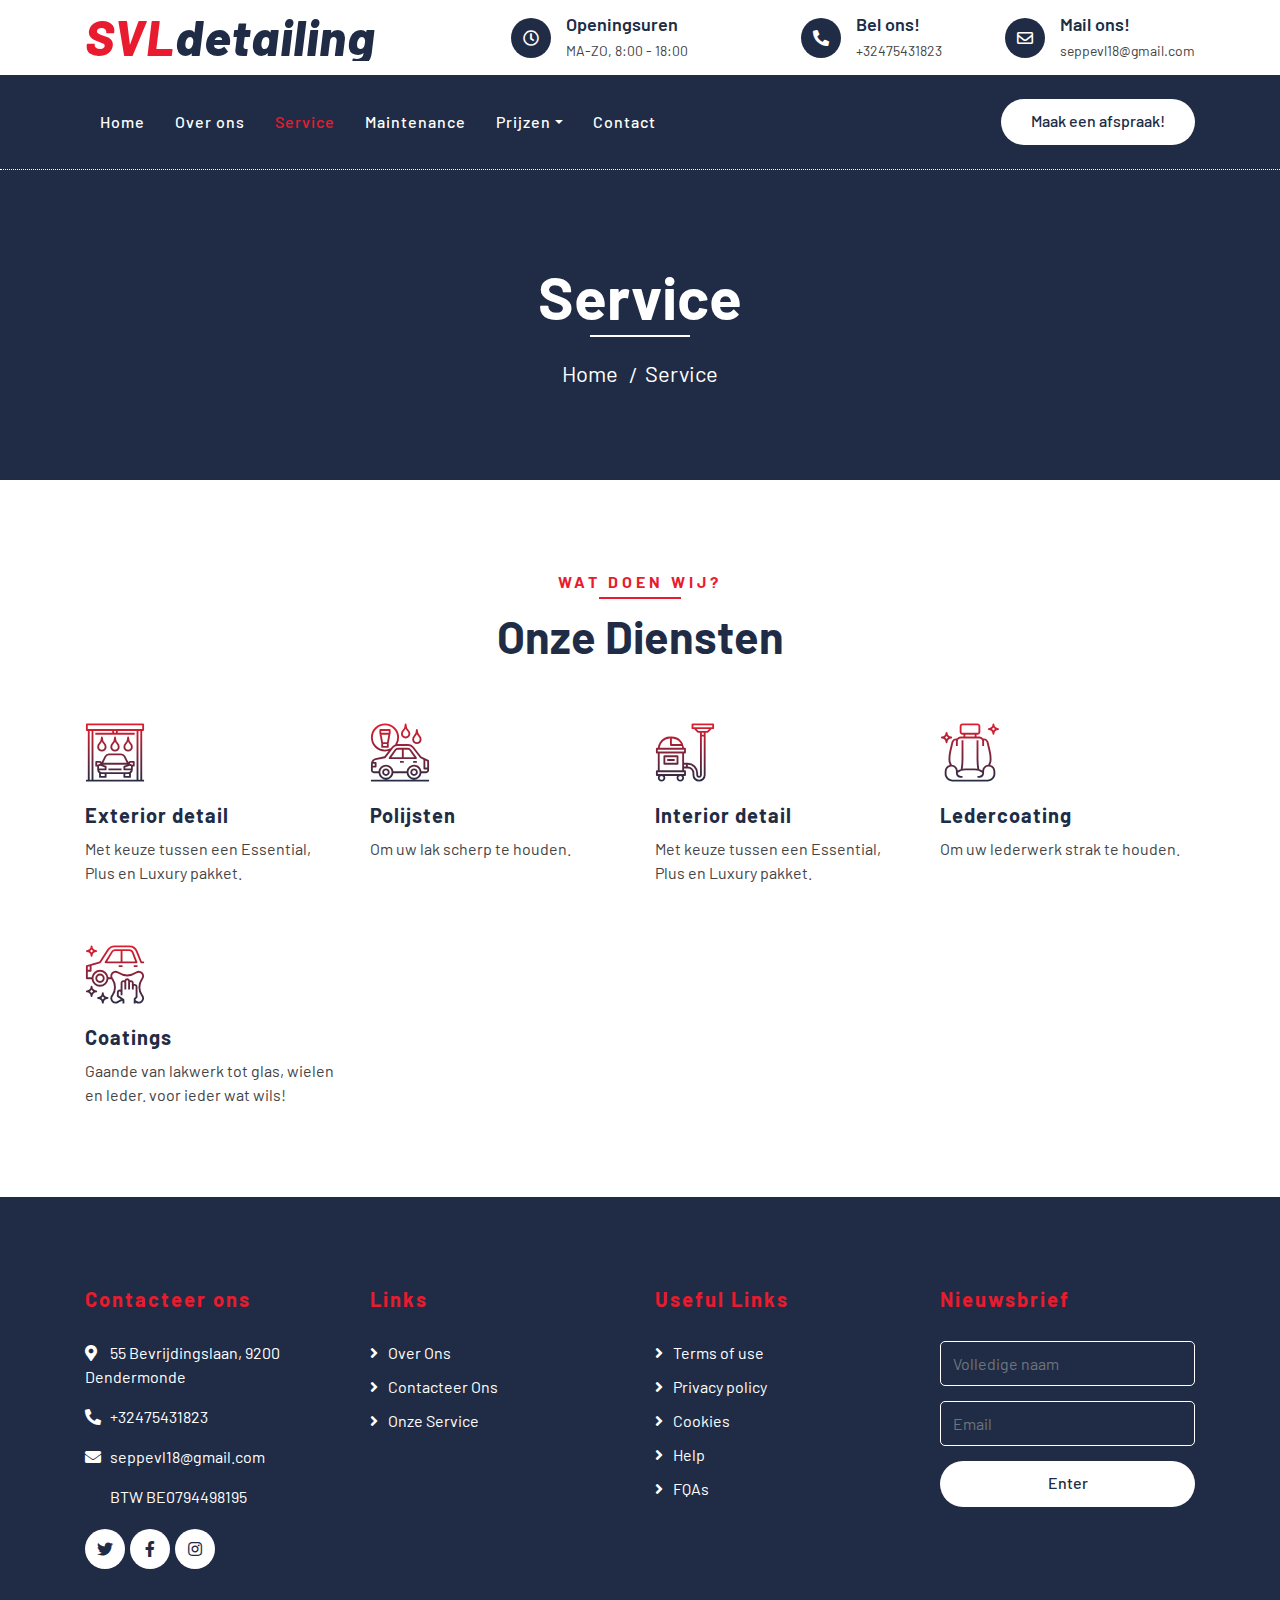
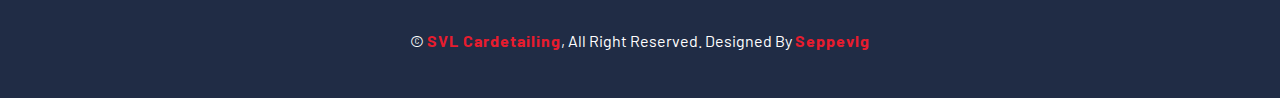
<file: service.html>
<!DOCTYPE html>
<html lang="en">
    <head>
        <meta charset="utf-8">
        <title>SVL Cardetailing</title>
        <meta content="width=device-width, initial-scale=1.0" name="viewport">
        <meta content="SVL Cardetailing" name="keywords">
        <meta content="SVL Cardetailing" name="description">

        <!-- Favicon -->
        <link href="img/favicon.ico" rel="icon">

        <!-- Google Font -->
        <link href="https://fonts.googleapis.com/css2?family=Barlow:wght@400;500;600;700;800;900&display=swap" rel="stylesheet"> 
        
        <!-- CSS Libraries -->
        <link href="https://stackpath.bootstrapcdn.com/bootstrap/4.4.1/css/bootstrap.min.css" rel="stylesheet">
        <link href="https://cdnjs.cloudflare.com/ajax/libs/font-awesome/5.10.0/css/all.min.css" rel="stylesheet">
        <link href="lib/flaticon/font/flaticon.css" rel="stylesheet">
        <link href="lib/animate/animate.min.css" rel="stylesheet">
        <link href="lib/owlcarousel/assets/owl.carousel.min.css" rel="stylesheet">

        <!-- Template Stylesheet -->
        <link href="css/style.css" rel="stylesheet">
    </head>

    <body>
        <!-- Top Bar Start -->
        <div class="top-bar">
            <div class="container">
                <div class="row align-items-center">
                    <div class="col-lg-4 col-md-12">
                        <div class="logo">
                            <a href="../index.html">
                                <h1>SVL<span>detailing</span></h1>
                                <!-- <img src="img/logo.jpg" alt="Logo"> -->
                            </a>
                        </div>
                    </div>
                    <div class="col-lg-8 col-md-7 d-none d-lg-block">
                        <div class="row">
                            <div class="col-4">
                                <div class="top-bar-item">
                                    <div class="top-bar-icon">
                                        <i class="far fa-clock"></i>
                                    </div>
                                    <div class="top-bar-text">
                                        <h3>Openingsuren</h3>
                                        <p>MA-ZO, 8:00 - 18:00</p>
                                    </div>
                                </div>
                            </div>
                            <div class="col-4">
                                <div class="top-bar-item">
                                    <div class="top-bar-icon">
                                        <i class="fa fa-phone-alt"></i>
                                    </div>
                                    <div class="top-bar-text">
                                        <h3>Bel ons!</h3>
                                        <p>+32475431823</p>
                                    </div>
                                </div>
                            </div>
                            <div class="col-4">
                                <div class="top-bar-item">
                                    <div class="top-bar-icon">
                                        <i class="far fa-envelope"></i>
                                    </div>
                                    <div class="top-bar-text">
                                        <h3>Mail ons!</h3>
                                        <p>seppevl18@gmail.com</p>
                                    </div>
                                </div>
                            </div>
                        </div>
                    </div>
                </div>
            </div>
        </div>
        <!-- Top Bar End -->

        <!-- Nav Bar Start -->
        <div class="nav-bar">
            <div class="container">
                <nav class="navbar navbar-expand-lg bg-dark navbar-dark">
                    <a href="#" class="navbar-brand">MENU</a>
                    <button type="button" class="navbar-toggler" data-toggle="collapse" data-target="#navbarCollapse">
                        <span class="navbar-toggler-icon"></span>
                    </button>

                    <div class="collapse navbar-collapse justify-content-between" id="navbarCollapse">
                        <div class="navbar-nav mr-auto">
                            <a href="index.html" class="nav-item nav-link">Home</a>
                            <a href="about.html" class="nav-item nav-link">Over ons</a>
                            <a href="service.html" class="nav-item nav-link active">Service</a>
                            <a href="maintenance.html" class="nav-item nav-link">Maintenance</a>
                            <div class="nav-item dropdown">
                                <a href="#" class="nav-link dropdown-toggle" data-toggle="dropdown">Prijzen</a>
                                <div class="dropdown-menu">
                                    <a href="./services/exterior.html" class="dropdown-item">Exterieur</a>
                                    <a href="./services/interior.html" class="dropdown-item">Interieur</a>
                                    <a href="./services/paintcorrection.html" class="dropdown-item">Paint correction</a>
                                    <a href="./services/coatings.html" class="dropdown-item">Coatings</a>
                                    <a href="./services/combo.html" class="dropdown-item">Combo Packs</a>
                                    <a href="./contact.html" class="dropdown-item">Maak een afspraak</a>
                                </div>
                            </div>
                            <!--<div class="nav-item dropdown">
                                <a href="#" class="nav-link dropdown-toggle" data-toggle="dropdown">Pagina's</a>
                                <div class="dropdown-menu">
                                    <a href="blog.html" class="dropdown-item">Blog</a>
                                    <a href="single.html" class="dropdown-item">Detail Pagina</a>
                                    <a href="team.html" class="dropdown-item">Ons team!</a>
                                    <a href="booking.html" class="dropdown-item">Maak een afspraak</a>
                                </div>
                            </div>
                        -->
                            <a href="./contact.html" class="nav-item nav-link">Contact</a>
                        </div>
                        <div class="ml-auto">
                            <a class="btn btn-custom" href="./contact.html">Maak een afspraak!</a>
                        </div>
                    </div>
                </nav>
            </div>
        </div>
        <!-- Nav Bar End -->
        
        
        <!-- Page Header Start -->
        <div class="page-header">
            <div class="container">
                <div class="row">
                    <div class="col-12">
                        <h2>Service</h2>
                    </div>
                    <div class="col-12">
                        <a href="./index.html">Home</a>
                        <a href="./service.html">Service</a>
                    </div>
                </div>
            </div>
        </div>
        <!-- Page Header End -->
        
        
        <!-- Service Start -->
        <div class="service">
            <div class="container">
                <div class="section-header text-center">
                    <p>Wat doen wij?</p>
                    <h2>Onze diensten</h2>
                </div>
                <div class="row">
                    <div class="col-lg-3 col-md-6">
                        <div class="service-item">
                            <i class="flaticon-car-wash-1"></i>
                            <h3>Exterior detail</h3>
                            <p>Met keuze tussen een Essential, Plus en Luxury pakket.</p>
                        </div>
                    </div>
                    <div class="col-lg-3 col-md-6">
                        <div class="service-item">
                            <i class="flaticon-car-wash"></i>
                            <h3>Polijsten</h3>
                            <p>Om uw lak scherp te houden.</p>
                        </div>
                    </div>
                    <div class="col-lg-3 col-md-6">
                        <div class="service-item">
                            <i class="flaticon-vacuum-cleaner"></i>
                            <h3>Interior detail</h3>
                            <p>Met keuze tussen een Essential, Plus en Luxury pakket.</p>
                        </div>
                    </div>
                    <div class="col-lg-3 col-md-6">
                        <div class="service-item">
                            <i class="flaticon-seat"></i>
                            <h3>Ledercoating</h3>
                            <p>Om uw lederwerk strak te houden.</p>
                        </div>
                    </div>
                    <div class="col-lg-3 col-md-6">
                        <div class="service-item">
                            <i class="flaticon-car-service"></i>
                            <h3>Coatings</h3>
                            <p>Gaande van lakwerk tot glas, wielen en leder. voor ieder wat wils!</p>
                        </div>
                    </div>
                </div>
            </div>
        </div>
        <!-- Service End -->
        
        
        <!-- Testimonial Start 
        <div class="testimonial">
            <div class="container">
                <div class="section-header text-center">
                    <p>Testimonial</p>
                    <h2>What our clients say</h2>
                </div>
                <div class="owl-carousel testimonials-carousel">
                    <div class="testimonial-item">
                        <img src="img/testimonial-1.jpg" alt="Image">
                        <div class="testimonial-text">
                            <h3>Client Name</h3>
                            <h4>Profession</h4>
                            <p>
                                Lorem ipsum dolor sit amet elit. Phasel preti mi facilis ornare velit non vulputa. Aliqu metus tortor auctor gravid
                            </p>
                        </div>
                    </div>
                    <div class="testimonial-item">
                        <img src="img/testimonial-2.jpg" alt="Image">
                        <div class="testimonial-text">
                            <h3>Client Name</h3>
                            <h4>Profession</h4>
                            <p>
                                Lorem ipsum dolor sit amet elit. Phasel preti mi facilis ornare velit non vulputa. Aliqu metus tortor auctor gravid
                            </p>
                        </div>
                    </div>
                    <div class="testimonial-item">
                        <img src="img/testimonial-3.jpg" alt="Image">
                        <div class="testimonial-text">
                            <h3>Client Name</h3>
                            <h4>Profession</h4>
                            <p>
                                Lorem ipsum dolor sit amet elit. Phasel preti mi facilis ornare velit non vulputa. Aliqu metus tortor auctor gravid
                            </p>
                        </div>
                    </div>
                    <div class="testimonial-item">
                        <img src="img/testimonial-4.jpg" alt="Image">
                        <div class="testimonial-text">
                            <h3>Client Name</h3>
                            <h4>Profession</h4>
                            <p>
                                Lorem ipsum dolor sit amet elit. Phasel preti mi facilis ornare velit non vulputa. Aliqu metus tortor auctor gravid
                            </p>
                        </div>
                    </div>
                </div>
            </div>
        </div>
    -->
        <!-- Testimonial End -->


        <!-- Footer Start -->
        <div class="footer">
            <div class="container">
                <div class="row">
                    <div class="col-lg-3 col-md-6">
                        <div class="footer-contact">
                            <h2>Contacteer ons</h2>
                            <p><i class="fa fa-map-marker-alt"></i>55 Bevrijdingslaan, 9200 Dendermonde</p>
                            <p><i class="fa fa-phone-alt"></i>+32475431823</p>
                            <p><i class="fa fa-envelope"></i>seppevl18@gmail.com</p>
                            <p><i class="fa fa-btwnummer"></i>BTW BE0794498195</p>
                            <div class="footer-social">
                                <a class="btn" href="https://www.twitter.be/Seppevlg"><i class="fab fa-twitter"></i></a>
                                <a class="btn" href="https://www.facebook.com/seppe.vanlandeghem.10/"><i class="fab fa-facebook-f"></i></a>
                                <a class="btn" href="https://www.instagram.be/Seppevlg"><i class="fab fa-instagram"></i></a> 
                            </div>
                        </div>
                    </div>
                    <div class="col-lg-3 col-md-6">
                        <div class="footer-link">
                            <h2>Links</h2>
                            <a href="./about.html">Over Ons</a>
                            <a href="./contact.html">Contacteer Ons</a>
                            <a href="./service.html">Onze Service</a>
                           <!-- <a href="">Service Points</a>-->
                            
                        </div>
                    </div>
                    <div class="col-lg-3 col-md-6">
                        <div class="footer-link">
                            <h2>Useful Links</h2>
                            <a href="./settings/tos.html">Terms of use</a>
                            <a href="./settings/tos.html">Privacy policy</a>
                            <a href="./settings/tos.html">Cookies</a>
                            <a href="./settings/help.html">Help</a>
                            <a href="./settings/faq.html">FQAs</a>
                        </div>
                    </div>
                    <div class="col-lg-3 col-md-6">
                        <div class="footer-newsletter">
                            <h2>Nieuwsbrief</h2>
                            <form>
                                <input class="form-control" placeholder="Volledige naam">
                                <input class="form-control" placeholder="Email">
                                <button class="btn btn-custom">Enter</button>
                            </form>
                        </div>
                    </div>
                </div>
            </div>
            <div class="container copyright">
                <p>&copy; <a href="../index.html">SVL Cardetailing</a>, All Right Reserved. Designed By <a href="https://www.instagram.com/seppevlg">Seppevlg</a></p>
            </div>
        </div>
        <!-- Footer End -->
        
        <!-- Back to top button -->
        <a href="./service.html" class="back-to-top"><i class="fa fa-chevron-up"></i></a>
        
        <!-- Pre Loader -->
        <div id="loader" class="show">
            <div class="loader"></div>
        </div>

        <!-- JavaScript Libraries -->
        <script src="https://code.jquery.com/jquery-3.4.1.min.js"></script>
        <script src="https://stackpath.bootstrapcdn.com/bootstrap/4.4.1/js/bootstrap.bundle.min.js"></script>
        <script src="lib/easing/easing.min.js"></script>
        <script src="lib/owlcarousel/owl.carousel.min.js"></script>
        <script src="lib/waypoints/waypoints.min.js"></script>
        <script src="lib/counterup/counterup.min.js"></script>
        
        <!-- Contact Javascript File -->
        <script src="mail/jqBootstrapValidation.min.js"></script>
        <script src="mail/contact.js"></script>

        <!-- Template Javascript -->
        <script src="js/main.js"></script>
    </body>
</html>
</file>
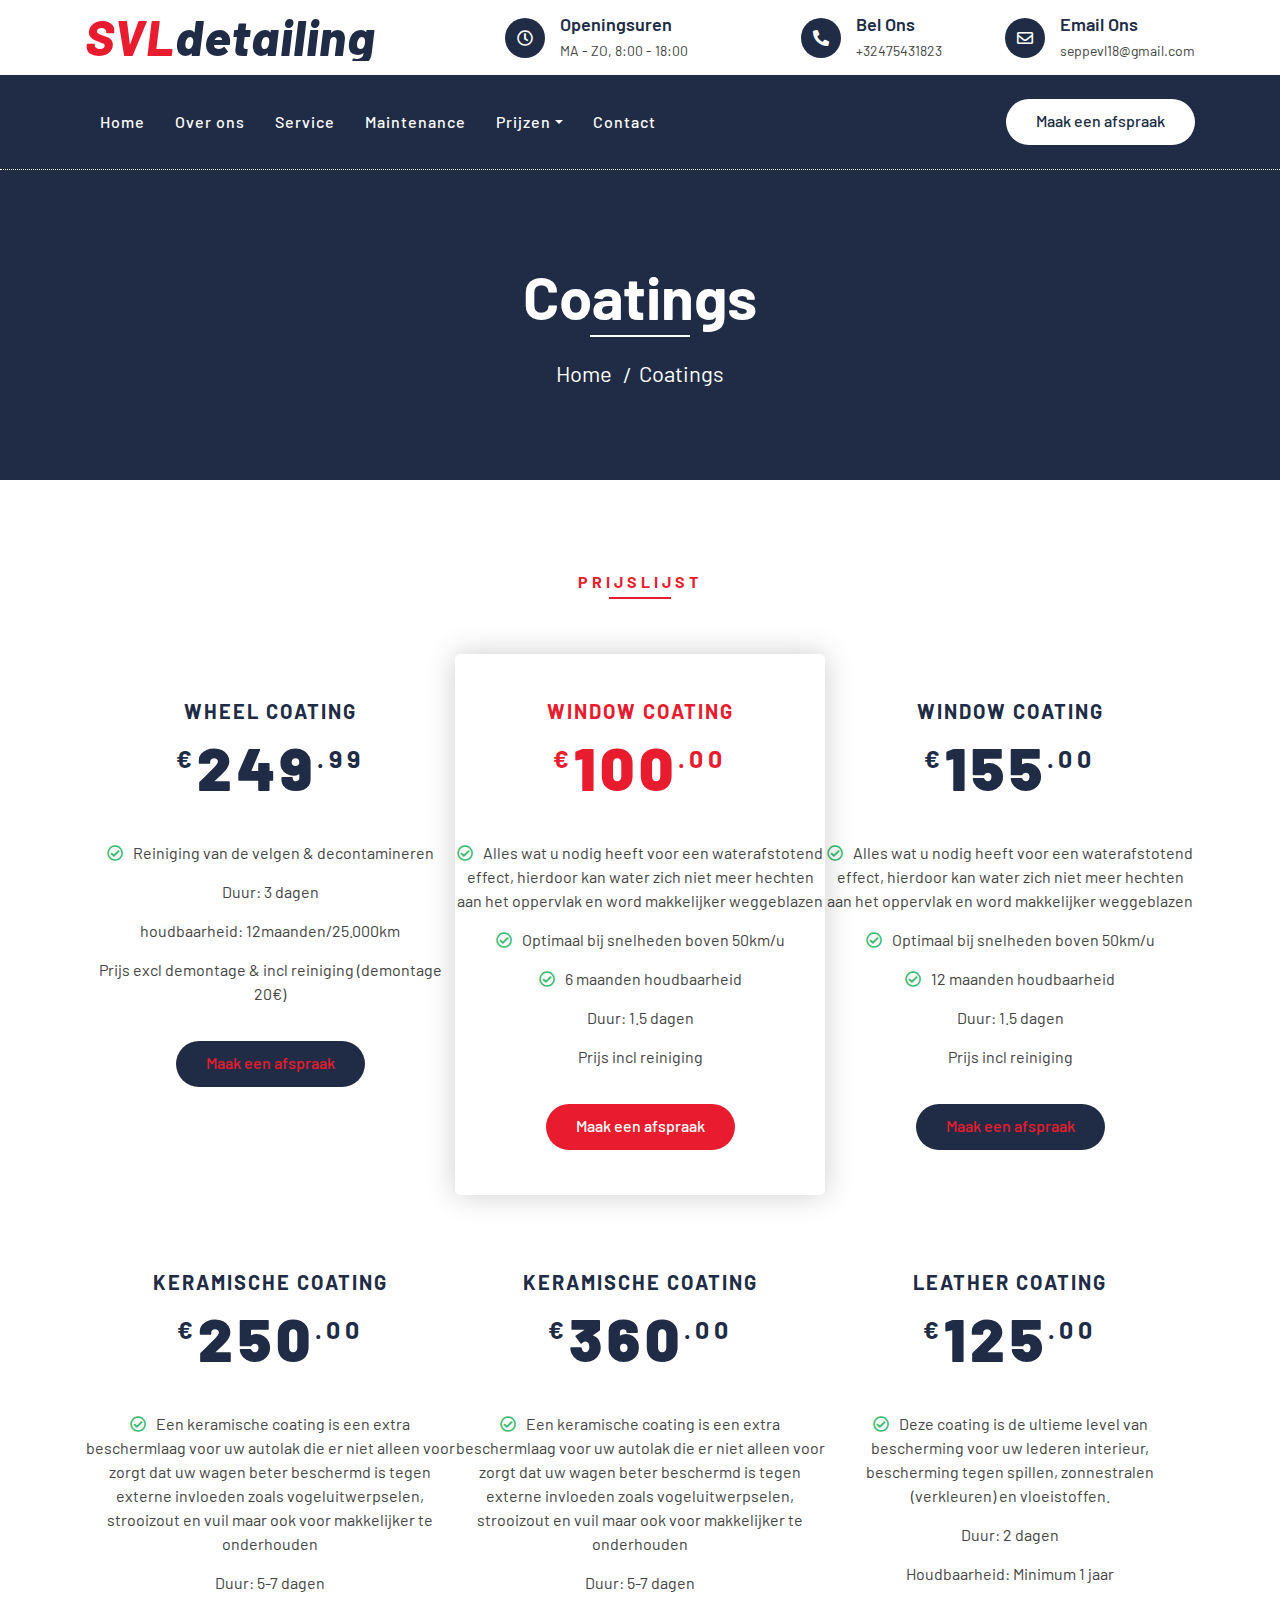
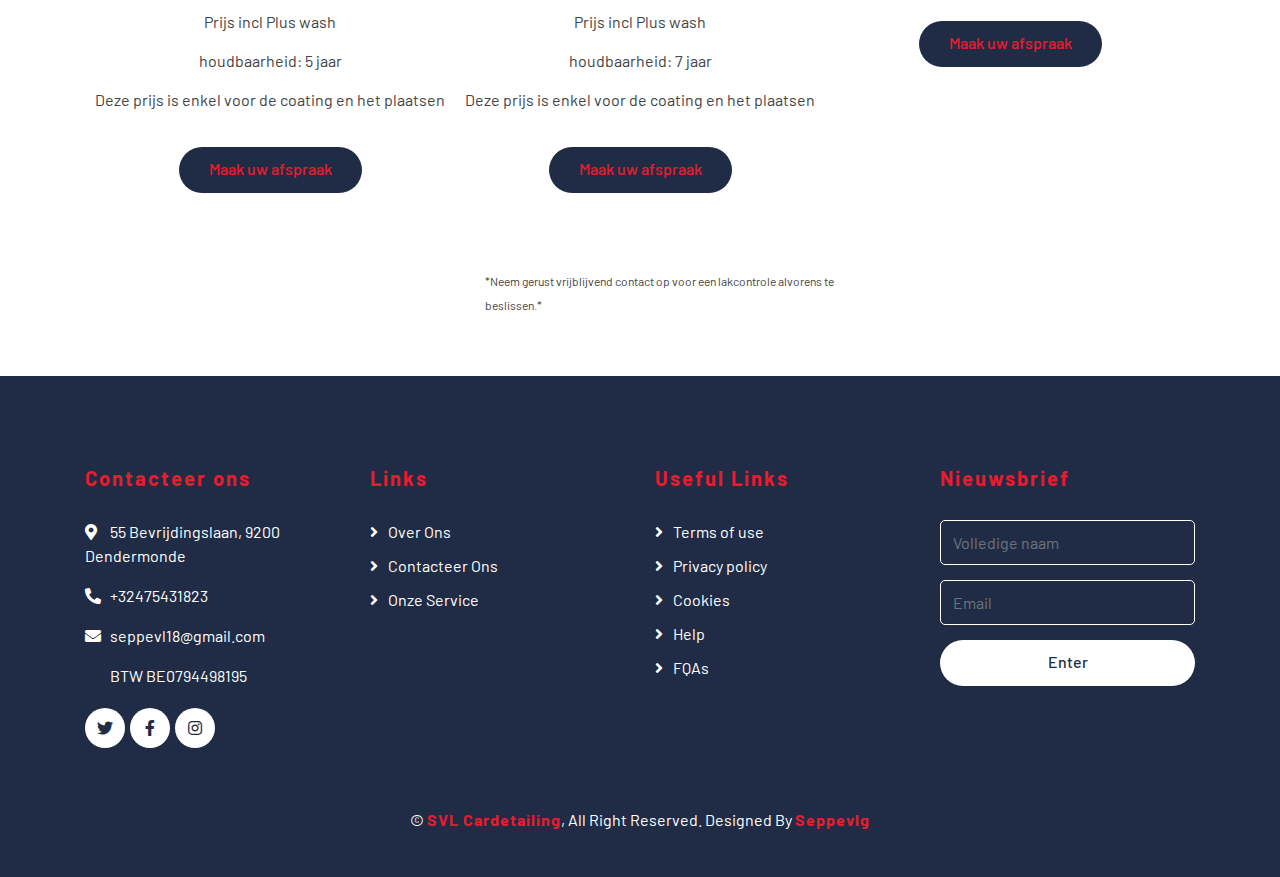
<file: services/coatings.html>
<!DOCTYPE html>
<html lang="en">
    <head>
        <meta charset="utf-8">
        <title>SVL Cardetailing</title>
        <meta content="width=device-width, initial-scale=1.0" name="viewport">
        <meta content="Free Website Template" name="keywords">
        <meta content="Free Website Template" name="description">

        <!-- Favicon -->
        <link href="../img/favicon" rel="icon">

        <!-- Google Font -->
        <link href="https://fonts.googleapis.com/css2?family=Barlow:wght@400;500;600;700;800;900&display=swap" rel="stylesheet"> 
        
        <!-- CSS Libraries -->
        <link href="https://stackpath.bootstrapcdn.com/bootstrap/4.4.1/css/bootstrap.min.css" rel="stylesheet">
        <link href="https://cdnjs.cloudflare.com/ajax/libs/font-awesome/5.10.0/css/all.min.css" rel="stylesheet">
        <link href="../lib/flaticon/font/flaticon.css" rel="stylesheet">
        <link href="../lib/animate/animate.min.css" rel="stylesheet">
        <link href="../lib/owlcarousel/assets/owl.carousel.min.css" rel="stylesheet">

        <!-- Template Stylesheet -->
        <link href="../css/style.css" rel="stylesheet">
    </head>

    <body>
        <!-- Top Bar Start -->
        <div class="top-bar">
            <div class="container">
                <div class="row align-items-center">
                    <div class="col-lg-4 col-md-12">
                        <div class="logo">
                            <a href="../index.html">
                                <h1>SVL<span>detailing</span></h1>
                                <!-- <img src="img/logo.jpg" alt="Logo"> -->
                            </a>
                        </div>
                    </div>
                    <div class="col-lg-8 col-md-7 d-none d-lg-block">
                        <div class="row">
                            <div class="col-4">
                                <div class="top-bar-item">
                                    <div class="top-bar-icon">
                                        <i class="far fa-clock"></i>
                                    </div>
                                    <div class="top-bar-text">
                                        <h3>Openingsuren</h3>
                                        <p>MA - ZO, 8:00 - 18:00</p>
                                    </div>
                                </div>
                            </div>
                            <div class="col-4">
                                <div class="top-bar-item">
                                    <div class="top-bar-icon">
                                        <i class="fa fa-phone-alt"></i>
                                    </div>
                                    <div class="top-bar-text">
                                        <h3>Bel Ons</h3>
                                        <p>+32475431823</p>
                                    </div>
                                </div>
                            </div>
                            <div class="col-4">
                                <div class="top-bar-item">
                                    <div class="top-bar-icon">
                                        <i class="far fa-envelope"></i>
                                    </div>
                                    <div class="top-bar-text">
                                        <h3>Email Ons</h3>
                                        <p>seppevl18@gmail.com</p>
                                    </div>
                                </div>
                            </div>
                        </div>
                    </div>
                </div>
            </div>
        </div>
        <!-- Top Bar End -->

        <!-- Nav Bar Start -->
        <div class="nav-bar">
            <div class="container">
                <nav class="navbar navbar-expand-lg bg-dark navbar-dark">
                    <a href="#" class="navbar-brand">MENU</a>
                    <button type="button" class="navbar-toggler" data-toggle="collapse" data-target="#navbarCollapse">
                        <span class="navbar-toggler-icon"></span>
                    </button>

                    <div class="collapse navbar-collapse justify-content-between" id="navbarCollapse">
                        <div class="navbar-nav mr-auto">
                            <a href="../index.html" class="nav-item nav-link">Home</a>
                            <a href="../about.html" class="nav-item nav-link">Over ons</a>
                            <a href="../service.html" class="nav-item nav-link">Service</a>
                            <a href="../maintenance.html" class="nav-item nav-link">Maintenance</a>
                           <!-- <a href="price.html" class="nav-item nav-link active">Prijzen</a>-->
                            <div class="nav-item dropdown">
                                <a href="#" class="nav-link dropdown-toggle" data-toggle="dropdown">Prijzen</a>
                                <div class="dropdown-menu">
                                    <a href="./exterior.html" class="dropdown-item">Exterieur</a>
                                    <a href="./interior.html" class="dropdown-item">Interieur</a>
                                    <a href="./paintcorrection.html" class="dropdown-item">Paint correction</a>
                                    <a href="./coatings.html" class="dropdown-item">Coatings</a>
                                    <a href="./combo.html" class="dropdown-item">Combo Packs</a>
                                    <a href="../contact.html" class="dropdown-item">Maak een afspraak</a>
                                </div>
                            </div>
                           
                           <!-- <div class="nav-item dropdown">
                                <a href="#" class="nav-link dropdown-toggle" data-toggle="dropdown">Paginas</a>
                                <div class="dropdown-menu">
                                    <a href="../blog.html" class="dropdown-item">Blog</a>
                                    <a href="../single.html" class="dropdown-item">Detail Pagina</a>
                                   <a href="team.html" class="dropdown-item">Team Member</a>
                                    <a href="../booking.html" class="dropdown-item">Maak een afspraak</a>
                                </div>
                            </div>
                        -->
                            <a href="../contact.html" class="nav-item nav-link">Contact</a>
                        </div>
                        <div class="ml-auto">
                            <a class="btn btn-custom" href="../contact.html">Maak een afspraak</a>
                        </div>
                    </div>
                </nav>
            </div>
        </div>
        <!-- Nav Bar End -->
        
        
        <!-- Page Header Start -->
        <div class="page-header">
            <div class="container">
                <div class="row">
                    <div class="col-12">
                        <h2>Coatings</h2>
                    </div>
                    <div class="col-12">
                        <a href="">Home</a>
                        <a href="">Coatings</a>
                    </div>
                </div>
            </div>
        </div>
        <!-- Page Header End -->
        
        
        <!-- Price Start -->
        <div class="price">
            <div class="container">
                <div class="section-header text-center">
                    <p>Prijslijst</p>
                    <!--<h1>Choose Your Plan</h1>-->
                </div>
                <!--Wheel-->
                <div class="row">
                    <div class="col-md-4">
                        <div class="price-item">
                            <div class="price-header">
                                <h3>Wheel coating</h3>
                                <h2><span>€</span><strong>249</strong><span>.99</span></h2>
                            </div>
                            <div class="price-body">
                                <ul>
                                    <li><i class="far fa-check-circle"></i>Reiniging van de velgen & decontamineren</li>
                                    <li>Duur: 3 dagen</li>
                                    <li>houdbaarheid: 12maanden/25.000km</li>
                                    <li>Prijs excl demontage & incl reiniging (demontage 20€)</li>


                                </ul>
                            </div>
                            <div class="price-footer">
                                <a class="btn btn-custom" href="../contact.html">Maak een afspraak</a>
                            </div>
                        </div>
                    </div>
                    <!--Window-->
                    <div class="col-md-4">
                        <div class="price-item featured-item">
                            <div class="price-header">
                                <h3>Window coating</h3>
                                <h2><span>€</span><strong>100</strong><span>.00</span></h2>
                            </div>
                            <div class="price-body">
                                <ul>
                                    <li><i class="far fa-check-circle"></i>Alles wat u nodig heeft voor een waterafstotend effect, hierdoor kan water zich niet meer hechten aan het oppervlak en word makkelijker weggeblazen</li>
                                    <li><i class="far fa-check-circle"></i>Optimaal bij snelheden boven 50km/u</li>
                                    <li><i class="far fa-check-circle"></i>6 maanden houdbaarheid</li>
                                    <li>Duur: 1.5 dagen</li>
                                    <li>Prijs incl reiniging</li>
                                </ul>
                            </div>
                            <div class="price-footer">
                                <a class="btn btn-custom" href="../contact.html">Maak een afspraak</a>
                            </div>
                        </div>
                    </div>
                    <div class="col-md-4">
                        <div class="price-item">
                            <div class="price-header">
                                <h3>Window coating</h3>
                                <h2><span>€</span><strong>155</strong><span>.00</span></h2>
                            </div>
                            <div class="price-body">
                                <ul>
                                    <li><i class="far fa-check-circle"></i>Alles wat u nodig heeft voor een waterafstotend effect, hierdoor kan water zich niet meer hechten aan het oppervlak en word makkelijker weggeblazen</li>
                                    <li><i class="far fa-check-circle"></i>Optimaal bij snelheden boven 50km/u</li>
                                    <li><i class="far fa-check-circle"></i>12 maanden houdbaarheid</li>
                                    <li>Duur: 1.5 dagen</li>
                                    <li>Prijs incl reiniging</li>
                                </ul>
                            </div>
                            <div class="price-footer">
                                <a class="btn btn-custom" href="../contact.html">Maak een afspraak</a>
                            </div>
                        </div>
                    </div>
                    <!--Ceramic-->
                    <div class="col-md-4">
                        <div class="price-item">
                            <div class="price-header">
                                <h3>Keramische coating</h3>
                                <h2><span>€</span><strong>250</strong><span>.00</span></h2>
                            </div>
                            <div class="price-body">
                                <ul>
                                    <li><i class="far fa-check-circle"></i>Een keramische coating is een extra beschermlaag voor uw autolak die er niet alleen voor zorgt dat uw wagen beter beschermd is tegen externe invloeden zoals vogeluitwerpselen, strooizout en vuil maar ook voor makkelijker te onderhouden</li>
                                    <li>Duur: 5-7 dagen</li>
                                    <li>Prijs incl Plus wash</li>
                                    <li>houdbaarheid: 5 jaar</li>
                                    <li>Deze prijs is enkel voor de coating en het plaatsen</li>
                                </ul>
                            </div>
                            <div class="price-footer">
                                <a class="btn btn-custom" href="../contact.html">Maak uw afspraak</a>
                            </div>
                        </div>
                    </div>
                    <div class="col-md-4">
                        <div class="price-item">
                            <div class="price-header">
                                <h3>Keramische coating</h3>
                                <h2><span>€</span><strong>360</strong><span>.00</span></h2>
                            </div>
                            <div class="price-body">
                                <ul>
                                    <li><i class="far fa-check-circle"></i>Een keramische coating is een extra beschermlaag voor uw autolak die er niet alleen voor zorgt dat uw wagen beter beschermd is tegen externe invloeden zoals vogeluitwerpselen, strooizout en vuil maar ook voor makkelijker te onderhouden</li>
                                    <li>Duur: 5-7 dagen</li>
                                    <li>Prijs incl Plus wash</li>
                                    <li>houdbaarheid: 7 jaar</li>
                                    <li>Deze prijs is enkel voor de coating en het plaatsen</li>
                                </ul>
                            </div>
                            <div class="price-footer">
                                <a class="btn btn-custom" href="../contact.html">Maak uw afspraak</a>
                            </div>
                        </div>
                    </div>
                    <div class="col-md-4">
                        <div class="price-item">
                            <div class="price-header">
                                <h3>Leather coating</h3>
                                <h2><span>€</span><strong>125</strong><span>.00</span></h2>
                            </div>
                            <div class="price-body">
                                <ul>
                                    <li><i class="far fa-check-circle"></i>Deze coating is de ultieme level van bescherming voor uw lederen interieur, bescherming tegen spillen, zonnestralen (verkleuren) en vloeistoffen.</li>
                                    <li>Duur: 2 dagen</li>
                                    <li>Houdbaarheid: Minimum 1 jaar</li>
                                </ul>
                            </div>
                            <div class="price-footer">
                                <a class="btn btn-custom" href="../contact.html">Maak uw afspraak</a>
                            </div>
                        </div>
                    </div>
                    <div class="col-md-4">
                        <a style="font-size: 12px; position:relative; left:400px">*Neem gerust vrijblijvend contact op voor een lakcontrole alvorens te beslissen.*</a>
                    </div>
                </div>
            </div>
        </div>
        <!-- Price End -->
        
        
       <!-- Footer Start -->
       <div class="footer">
        <div class="container">
            <div class="row">
                <div class="col-lg-3 col-md-6">
                    <div class="footer-contact">
                        <h2>Contacteer ons</h2>
                        <p><i class="fa fa-map-marker-alt"></i>55 Bevrijdingslaan, 9200 Dendermonde</p>
                        <p><i class="fa fa-phone-alt"></i>+32475431823</p>
                        <p><i class="fa fa-envelope"></i>seppevl18@gmail.com</p>
                        <p><i class="fa fa-btwnummer"></i>BTW BE0794498195</p>
                        <div class="footer-social">
                            <a class="btn" href="https://www.twitter.be/Seppevlg"><i class="fab fa-twitter"></i></a>
                                <a class="btn" href="https://www.facebook.com/seppe.vanlandeghem.10/"><i class="fab fa-facebook-f"></i></a>
                                <a class="btn" href="https://www.instagram.be/Seppevlg"><i class="fab fa-instagram"></i></a>
                        </div>
                    </div>
                </div>
                <div class="col-lg-3 col-md-6">
                    <div class="footer-link">
                        <h2>Links</h2>
                        <a href="../about.html">Over Ons</a>
                        <a href="../contact.html">Contacteer Ons</a>
                        <a href="../service.html">Onze Service</a>
                       <!-- <a href="">Service Points</a>
                        <a href="">Prijzen Plan</a>-->
                    </div>
                </div>
                <div class="col-lg-3 col-md-6">
                    <div class="footer-link">
                        <h2>Useful Links</h2>
                        <a href="../settings/tos.html">Terms of use</a>
                        <a href="../settings/tos.html">Privacy policy</a>
                        <a href="../settings/help.html">Cookies</a>
                        <a href="../settings/help.html">Help</a>
                        <a href="../settings/faq.html">FQAs</a>
                    </div>
                </div>
                <div class="col-lg-3 col-md-6">
                    <div class="footer-newsletter">
                        <h2>Nieuwsbrief</h2>
                        <form>
                            <input class="form-control" placeholder="Volledige naam">
                            <input class="form-control" placeholder="Email">
                            <button class="btn btn-custom">Enter</button>
                        </form>
                    </div>
                </div>
            </div>
        </div>
        <div class="container copyright">
            <p>&copy; <a href="../index.html">SVL Cardetailing</a>, All Right Reserved. Designed By <a href="https://www.instagram.com/seppevlg">Seppevlg</a></p>
        </div>
    </div>
    <!-- Footer End -->
        
        <!-- Back to top button -->
        <a href="../index.html" class="back-to-top"><i class="fa fa-chevron-up"></i></a>
        
        <!-- Pre Loader -->
        <div id="loader" class="show">
            <div class="loader"></div>
        </div>

        <!-- JavaScript Libraries -->
        <script src="https://code.jquery.com/jquery-3.4.1.min.js"></script>
        <script src="https://stackpath.bootstrapcdn.com/bootstrap/4.4.1/js/bootstrap.bundle.min.js"></script>
        <script src="../lib/easing/easing.min.js"></script>
        <script src="../lib/owlcarousel/owl.carousel.min.js"></script>
        <script src="../lib/waypoints/waypoints.min.js"></script>
        <script src="../lib/counterup/counterup.min.js"></script>
        
        <!-- Contact Javascript File -->
        <script src="../mail/jqBootstrapValidation.min.js"></script>
        <script src="../mail/contact.js"></script>

        <!-- Template Javascript -->
        <script src="../js/main.js"></script>
    </body>
</html>
</file>
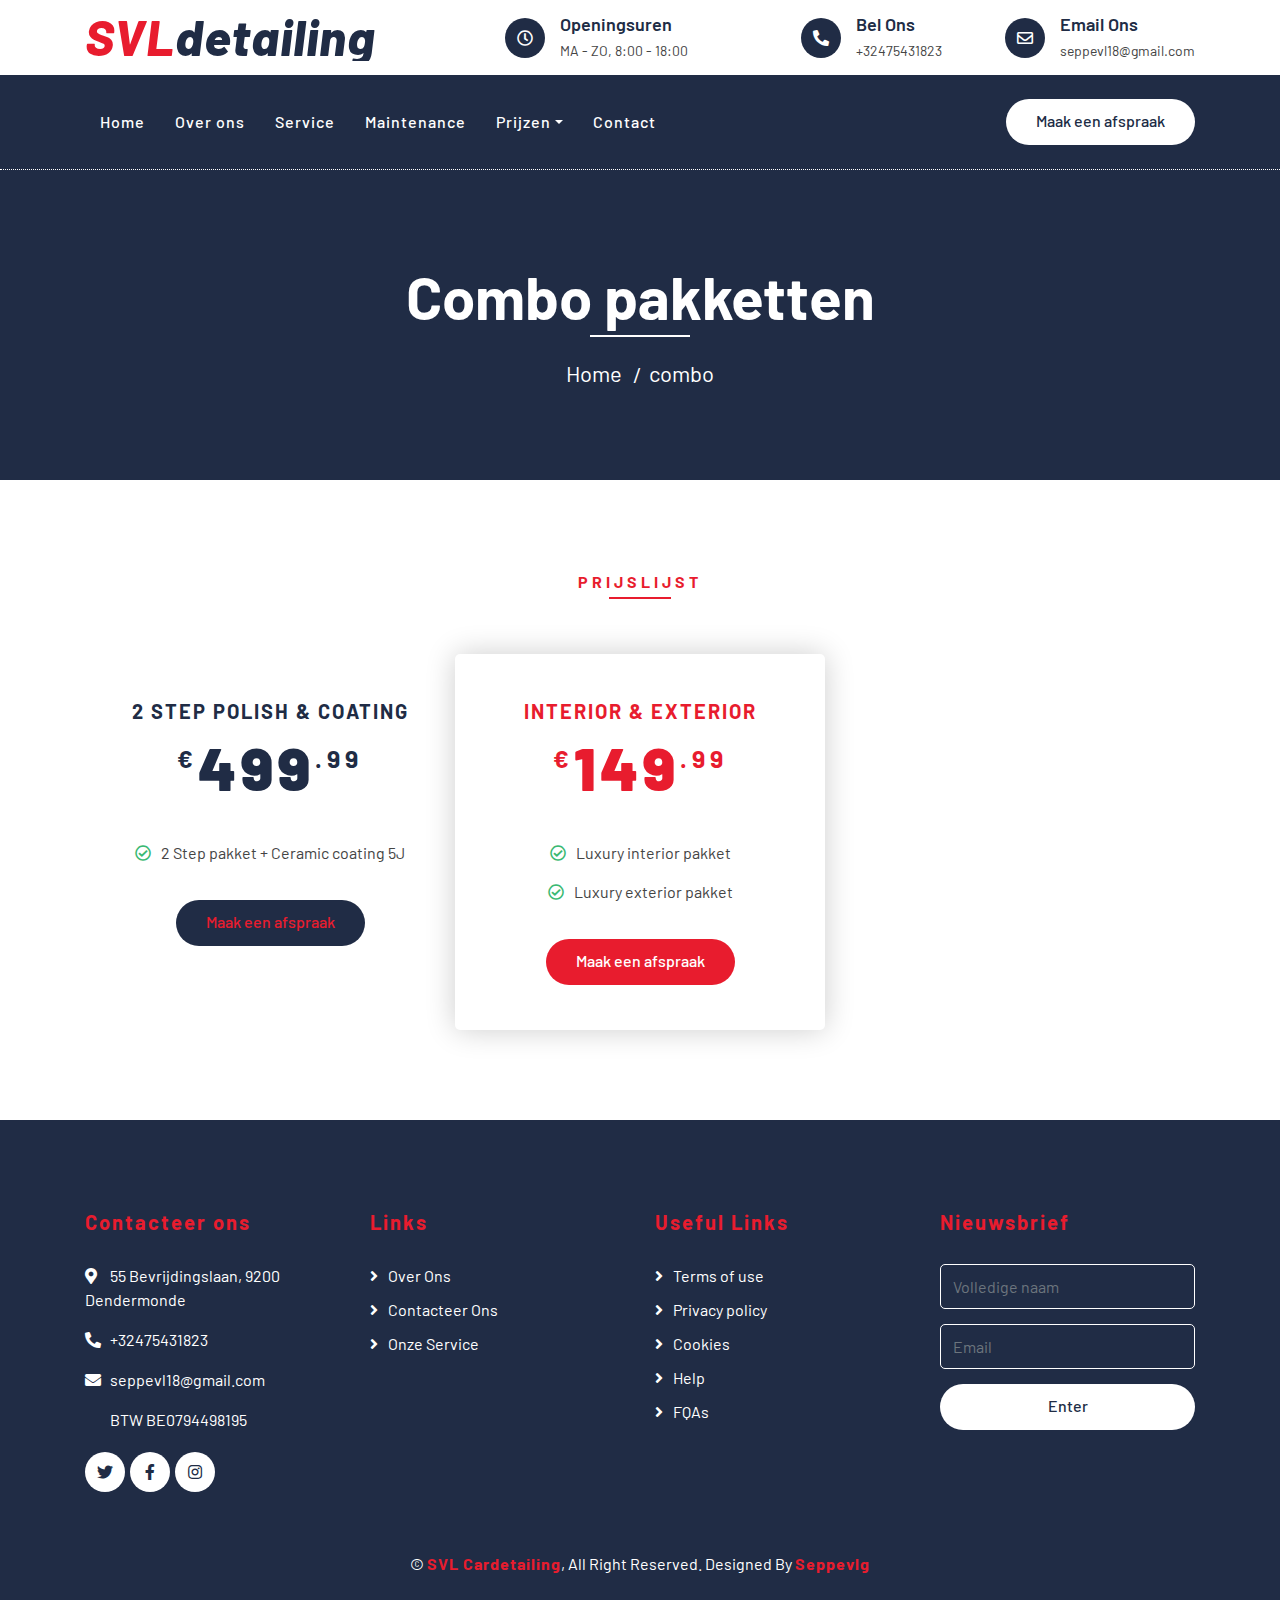
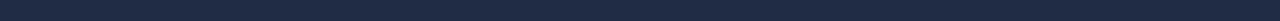
<file: services/combo.html>
<!DOCTYPE html>
<html lang="en">
    <head>
        <meta charset="utf-8">
        <title>SVL Cardetailing</title>
        <meta content="width=device-width, initial-scale=1.0" name="viewport">
        <meta content="Free Website Template" name="keywords">
        <meta content="Free Website Template" name="description">

        <!-- Favicon -->
        <link href="../img/favicon" rel="icon">

        <!-- Google Font -->
        <link href="https://fonts.googleapis.com/css2?family=Barlow:wght@400;500;600;700;800;900&display=swap" rel="stylesheet"> 
        
        <!-- CSS Libraries -->
        <link href="https://stackpath.bootstrapcdn.com/bootstrap/4.4.1/css/bootstrap.min.css" rel="stylesheet">
        <link href="https://cdnjs.cloudflare.com/ajax/libs/font-awesome/5.10.0/css/all.min.css" rel="stylesheet">
        <link href="../lib/flaticon/font/flaticon.css" rel="stylesheet">
        <link href="../lib/animate/animate.min.css" rel="stylesheet">
        <link href="../lib/owlcarousel/assets/owl.carousel.min.css" rel="stylesheet">

        <!-- Template Stylesheet -->
        <link href="../css/style.css" rel="stylesheet">
    </head>

    <body>
        <!-- Top Bar Start -->
        <div class="top-bar">
            <div class="container">
                <div class="row align-items-center">
                    <div class="col-lg-4 col-md-12">
                        <div class="logo">
                            <a href="../index.html">
                                <h1>SVL<span>detailing</span></h1>
                                <!-- <img src="img/logo.jpg" alt="Logo"> -->
                            </a>
                        </div>
                    </div>
                    <div class="col-lg-8 col-md-7 d-none d-lg-block">
                        <div class="row">
                            <div class="col-4">
                                <div class="top-bar-item">
                                    <div class="top-bar-icon">
                                        <i class="far fa-clock"></i>
                                    </div>
                                    <div class="top-bar-text">
                                        <h3>Openingsuren</h3>
                                        <p>MA - ZO, 8:00 - 18:00</p>
                                    </div>
                                </div>
                            </div>
                            <div class="col-4">
                                <div class="top-bar-item">
                                    <div class="top-bar-icon">
                                        <i class="fa fa-phone-alt"></i>
                                    </div>
                                    <div class="top-bar-text">
                                        <h3>Bel Ons</h3>
                                        <p>+32475431823</p>
                                    </div>
                                </div>
                            </div>
                            <div class="col-4">
                                <div class="top-bar-item">
                                    <div class="top-bar-icon">
                                        <i class="far fa-envelope"></i>
                                    </div>
                                    <div class="top-bar-text">
                                        <h3>Email Ons</h3>
                                        <p>seppevl18@gmail.com</p>
                                    </div>
                                </div>
                            </div>
                        </div>
                    </div>
                </div>
            </div>
        </div>
        <!-- Top Bar End -->

        <!-- Nav Bar Start -->
        <div class="nav-bar">
            <div class="container">
                <nav class="navbar navbar-expand-lg bg-dark navbar-dark">
                    <a href="#" class="navbar-brand">MENU</a>
                    <button type="button" class="navbar-toggler" data-toggle="collapse" data-target="#navbarCollapse">
                        <span class="navbar-toggler-icon"></span>
                    </button>

                    <div class="collapse navbar-collapse justify-content-between" id="navbarCollapse">
                        <div class="navbar-nav mr-auto">
                            <a href="../index.html" class="nav-item nav-link">Home</a>
                            <a href="../about.html" class="nav-item nav-link">Over ons</a>
                            <a href="../service.html" class="nav-item nav-link">Service</a>
                            <a href="../maintenance.html" class="nav-item nav-link">Maintenance</a>
                           <!-- <a href="price.html" class="nav-item nav-link active">Prijzen</a>-->
                            <div class="nav-item dropdown">
                                <a href="#" class="nav-link dropdown-toggle" data-toggle="dropdown">Prijzen</a>
                                <div class="dropdown-menu">
                                    <a href="./exterior.html" class="dropdown-item">Exterieur</a>
                                    <a href="./interior.html" class="dropdown-item">Interieur</a>
                                    <a href="./paintcorrection.html" class="dropdown-item">Paint correction</a>
                                    <a href="./coatings.html" class="dropdown-item">Coatings</a>
                                    <a href="./combo.html" class="dropdown-item">Combo Packs</a>
                                    <a href="../contact.html" class="dropdown-item">Maak een afspraak</a>
                                      </div>
                                      
                            </div>
                           <a href="../contact.html" class="nav-item nav-link">Contact</a> 
                           <!-- <div class="nav-item dropdown">
                                <a href="#" class="nav-link dropdown-toggle" data-toggle="dropdown">Paginas</a>
                                <div class="dropdown-menu">
                                    <a href="../blog.html" class="dropdown-item">Blog</a>
                                    <a href="../single.html" class="dropdown-item">Detail Pagina</a>
                                   <a href="team.html" class="dropdown-item">Team Member</a>
                                    <a href="../booking.html" class="dropdown-item">Maak een afspraak</a>
                                </div>
                            -->
                            </div>
                            <a href="../contact.html" class="nav-item nav-link">Contact</a>
                        </div>
                        <div class="ml-auto">
                            <a class="btn btn-custom" href="../contact.html">Maak een afspraak</a>
                        </div>
                    </div>
                </nav>
            </div>
        </div>
        <!-- Nav Bar End -->
        
        
        <!-- Page Header Start -->
        <div class="page-header">
            <div class="container">
                <div class="row">
                    <div class="col-12">
                        <h2>Combo pakketten</h2>
                    </div>
                    <div class="col-12">
                        <a href="">Home</a>
                        <a href="">combo</a>
                    </div>
                </div>
            </div>
        </div>
        <!-- Page Header End -->
        
        
        <!-- Price Start -->
        <div class="price">
            <div class="container">
                <div class="section-header text-center">
                    <p>Prijslijst</p>
                    <!--<h1>Choose Your Plan</h1>-->
                </div>
                <div class="row">
                    <div class="col-md-4">
                        <div class="price-item">
                            <div class="price-header">
                                <h3>2 step polish & coating</h3>
                                <h2><span>€</span><strong>499</strong><span>.99</span></h2>
                            </div>
                            <div class="price-body">
                                <ul>
                                    <li><i class="far fa-check-circle"></i>2 Step pakket + Ceramic coating 5J</li>
                                </ul>
                            </div>
                            <div class="price-footer">
                                <a class="btn btn-custom" href="../contact.html">Maak een afspraak</a>
                            </div>
                        </div>
                    </div>
                    <div class="col-md-4">
                        <div class="price-item featured-item">
                            <div class="price-header">
                                <h3>Interior & exterior</h3>
                                <h2><span>€</span><strong>149</strong><span>.99</span></h2>
                            </div>
                            <div class="price-body">
                                <ul>
                                    <li><i class="far fa-check-circle"></i>Luxury interior pakket</li>
                                    <li><i class="far fa-check-circle"></i>Luxury exterior pakket</li>
                                </ul>
                            </div>
                            <div class="price-footer">
                                <a class="btn btn-custom" href="../contact.html">Maak een afspraak</a>
                            </div>
                        </div>
                    </div>
                    
                </div>
            </div>
        </div>
        <!-- Price End -->
        
        
        <!-- Footer Start -->
        <div class="footer">
            <div class="container">
                <div class="row">
                    <div class="col-lg-3 col-md-6">
                        <div class="footer-contact">
                            <h2>Contacteer ons</h2>
                            <p><i class="fa fa-map-marker-alt"></i>55 Bevrijdingslaan, 9200 Dendermonde</p>
                            <p><i class="fa fa-phone-alt"></i>+32475431823</p>
                            <p><i class="fa fa-envelope"></i>seppevl18@gmail.com</p>
                            <p><i class="fa fa-btwnummer"></i>BTW BE0794498195</p>
                            <div class="footer-social">
                                <a class="btn" href="https://www.twitter.be/Seppevlg"><i class="fab fa-twitter"></i></a>
                                <a class="btn" href="https://www.facebook.com/seppe.vanlandeghem.10/"><i class="fab fa-facebook-f"></i></a>
                                <a class="btn" href="https://www.instagram.be/Seppevlg"><i class="fab fa-instagram"></i></a>
                                
                            </div>
                        </div>
                    </div>
                    <div class="col-lg-3 col-md-6">
                        <div class="footer-link">
                            <h2>Links</h2>
                            <a href="../about.html">Over Ons</a>
                            <a href="../contact.html">Contacteer Ons</a>
                            <a href="../service.html">Onze Service</a>
                           <!-- <a href="">Service Points</a>
                            <a href="">Prijzen Plan</a>-->
                        </div>
                    </div>
                    <div class="col-lg-3 col-md-6">
                        <div class="footer-link">
                            <h2>Useful Links</h2>
                            <a href="../settings/tos.html">Terms of use</a>
                            <a href="../settings/tos.html">Privacy policy</a>
                            <a href="../settings/help.html">Cookies</a>
                            <a href="../settings/help.html">Help</a>
                            <a href="../settings/faq.html">FQAs</a>
                        </div>
                    </div>
                    <div class="col-lg-3 col-md-6">
                        <div class="footer-newsletter">
                            <h2>Nieuwsbrief</h2>
                            <form>
                                <input class="form-control" placeholder="Volledige naam">
                                <input class="form-control" placeholder="Email">
                                <button class="btn btn-custom">Enter</button>
                            </form>
                        </div>
                    </div>
                </div>
            </div>
            <div class="container copyright">
                <p>&copy; <a href="../index.html">SVL Cardetailing</a>, All Right Reserved. Designed By <a href="https://www.instagram.com/seppevlg">Seppevlg</a></p>
            </div>
        </div>
        <!-- Footer End -->
        
        <!-- Back to top button -->
        <a href="../index.html" class="back-to-top"><i class="fa fa-chevron-up"></i></a>
        
        <!-- Pre Loader -->
        <div id="loader" class="show">
            <div class="loader"></div>
        </div>

        <!-- JavaScript Libraries -->
        <script src="https://code.jquery.com/jquery-3.4.1.min.js"></script>
        <script src="https://stackpath.bootstrapcdn.com/bootstrap/4.4.1/js/bootstrap.bundle.min.js"></script>
        <script src="../lib/easing/easing.min.js"></script>
        <script src="../lib/owlcarousel/owl.carousel.min.js"></script>
        <script src="../lib/waypoints/waypoints.min.js"></script>
        <script src="../lib/counterup/counterup.min.js"></script>
        
        <!-- Contact Javascript File -->
        <script src="../mail/jqBootstrapValidation.min.js"></script>
        <script src="../mail/contact.js"></script>

        <!-- Template Javascript -->
        <script src="../js/main.js"></script>
    </body>
</html>
</file>
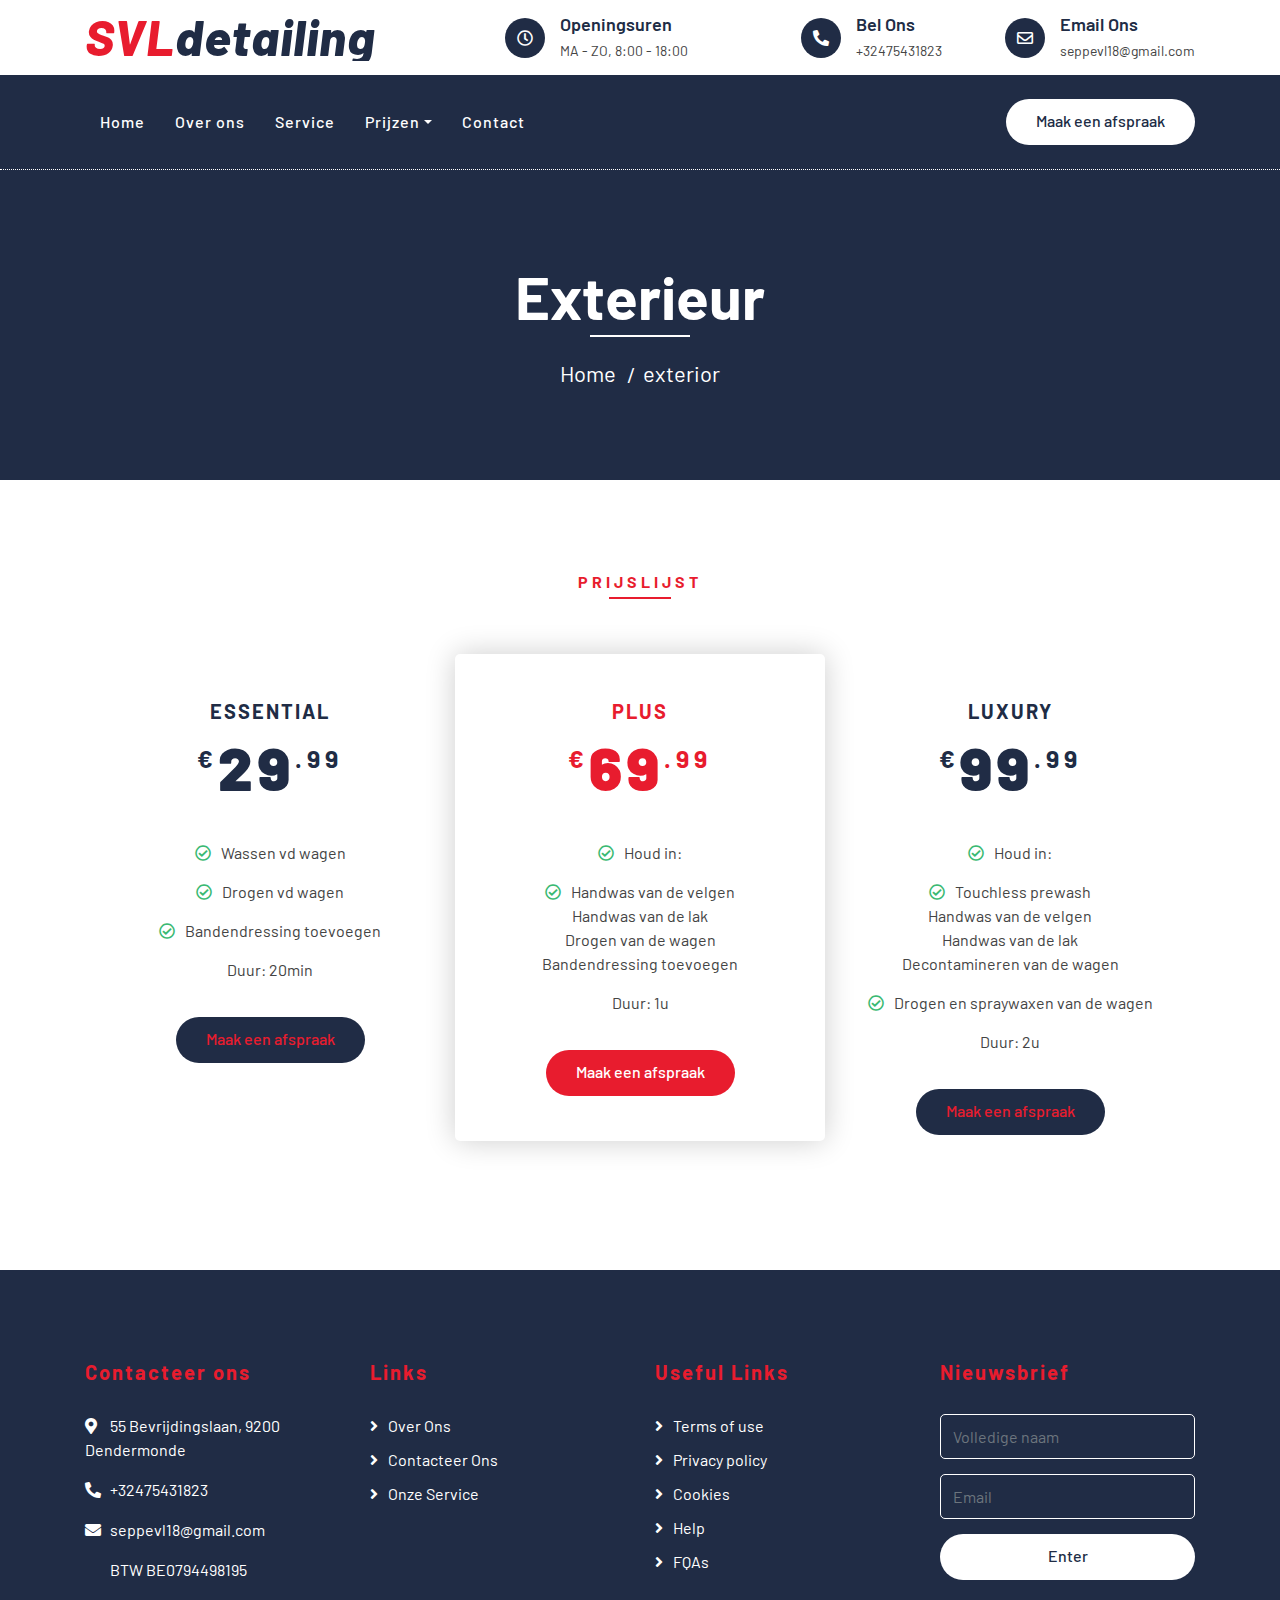
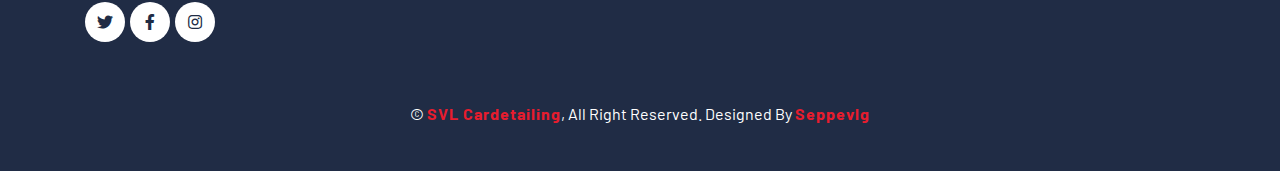
<file: services/exterior.html>
<!DOCTYPE html>
<html lang="en">
    <head>
        <meta charset="utf-8">
        <title>SVL Cardetailing</title>
        <meta content="width=device-width, initial-scale=1.0" name="viewport">
        <meta content="Svl Cardetailing" name="keywords">
        <meta content="SVL cardetailing" name="description">

        <!-- Favicon -->
        <link href="../img/favicon" rel="icon">

        <!-- Google Font -->
        <link href="https://fonts.googleapis.com/css2?family=Barlow:wght@400;500;600;700;800;900&display=swap" rel="stylesheet"> 
        
        <!-- CSS Libraries -->
        <link href="https://stackpath.bootstrapcdn.com/bootstrap/4.4.1/css/bootstrap.min.css" rel="stylesheet">
        <link href="https://cdnjs.cloudflare.com/ajax/libs/font-awesome/5.10.0/css/all.min.css" rel="stylesheet">
        <link href="../lib/flaticon/font/flaticon.css" rel="stylesheet">
        <link href="../lib/animate/animate.min.css" rel="stylesheet">
        <link href="../lib/owlcarousel/assets/owl.carousel.min.css" rel="stylesheet">

        <!-- Template Stylesheet -->
        <link href="../css/style.css" rel="stylesheet">
    </head>

    <body>
        <!-- Top Bar Start -->
        <div class="top-bar">
            <div class="container">
                <div class="row align-items-center">
                    <div class="col-lg-4 col-md-12">
                        <div class="logo">
                            <a href="../index.html">
                                <h1>SVL<span>detailing</span></h1>
                                <!-- <img src="img/logo.jpg" alt="Logo"> -->
                            </a>
                        </div>
                    </div>
                    <div class="col-lg-8 col-md-7 d-none d-lg-block">
                        <div class="row">
                            <div class="col-4">
                                <div class="top-bar-item">
                                    <div class="top-bar-icon">
                                        <i class="far fa-clock"></i>
                                    </div>
                                    <div class="top-bar-text">
                                        <h3>Openingsuren</h3>
                                        <p>MA - ZO, 8:00 - 18:00</p>
                                    </div>
                                </div>
                            </div>
                            <div class="col-4">
                                <div class="top-bar-item">
                                    <div class="top-bar-icon">
                                        <i class="fa fa-phone-alt"></i>
                                    </div>
                                    <div class="top-bar-text">
                                        <h3>Bel Ons</h3>
                                        <p>+32475431823</p>
                                    </div>
                                </div>
                            </div>
                            <div class="col-4">
                                <div class="top-bar-item">
                                    <div class="top-bar-icon">
                                        <i class="far fa-envelope"></i>
                                    </div>
                                    <div class="top-bar-text">
                                        <h3>Email Ons</h3>
                                        <p>seppevl18@gmail.com</p>
                                    </div>
                                </div>
                            </div>
                        </div>
                    </div>
                </div>
            </div>
        </div>
        <!-- Top Bar End -->

        <!-- Nav Bar Start -->
        <div class="nav-bar">
            <div class="container">
                <nav class="navbar navbar-expand-lg bg-dark navbar-dark">
                    <a href="#" class="navbar-brand">MENU</a>
                    <button type="button" class="navbar-toggler" data-toggle="collapse" data-target="#navbarCollapse">
                        <span class="navbar-toggler-icon"></span>
                    </button>

                    <div class="collapse navbar-collapse justify-content-between" id="navbarCollapse">
                        <div class="navbar-nav mr-auto">
                            <a href="../index.html" class="nav-item nav-link">Home</a>
                            <a href="../about.html" class="nav-item nav-link">Over ons</a>
                            <a href="../service.html" class="nav-item nav-link">Service</a>
                           <!-- <a href="price.html" class="nav-item nav-link active">Prijzen</a>-->
                            <div class="nav-item dropdown">
                                <a href="#" class="nav-link dropdown-toggle" data-toggle="dropdown">Prijzen</a>
                                <div class="dropdown-menu">
                                    <a href="./interior.html" class="dropdown-item">Interieur</a>
                                    <a href="./paintcorrection.html" class="dropdown-item">Paint correction</a>
                                    <a href="./coatings.html" class="dropdown-item">Coatings</a>
                                    <a href="./combo.html" class="dropdown-item">Combo Packs</a>
                                    <a href="../contact.html" class="dropdown-item">Maak een afspraak</a>
                                </div>
                            </div>
                           
                            <div class="nav-item dropdown">
                               <!-- <a href="#" class="nav-link dropdown-toggle" data-toggle="dropdown">Paginas</a>
                                <div class="dropdown-menu">
                                    <a href="../blog.html" class="dropdown-item">Blog</a>
                                    <a href="../single.html" class="dropdown-item">Detail Pagina</a>
                                 --  <a href="team.html" class="dropdown-item">Team Member</a>
                                    <a href="../booking.html" class="dropdown-item">Maak een afspraak</a>
                                </div>
                                -->
                            </div>
                            <a href="../contact.html" class="nav-item nav-link">Contact</a>
                        </div>
                    
                        <div class="ml-auto">
                            <a class="btn btn-custom" href="../contact.html">Maak een afspraak</a>
                        </div>
                    </div>
                </nav>
            
            </div>
        </div>
        <!-- Nav Bar End -->
        
        
        <!-- Page Header Start -->
        <div class="page-header">
            <div class="container">
                <div class="row">
                    <div class="col-12">
                        <h2>Exterieur</h2>
                    </div>
                    <div class="col-12">
                        <a href="">Home</a>
                        <a href="">exterior</a>
                    </div>
                </div>
            </div>
        </div>
        <!-- Page Header End -->
        
        
        <!-- Price Start -->
        <div class="price">
            <div class="container">
                <div class="section-header text-center">
                    <p>Prijslijst</p>
                    <!--<h1>Choose Your Plan</h1>-->
                </div>
                <div class="row">
                    <div class="col-md-4">
                        <div class="price-item">
                            <div class="price-header">
                                <h3>Essential</h3>
                                <h2><span>€</span><strong>29</strong><span>.99</span></h2>
                            </div>
                            <div class="price-body">
                                <ul>
                                    <li><i class="far fa-check-circle"></i>Wassen vd wagen</li>
                                    <li><i class="far fa-check-circle"></i>Drogen vd wagen</li>
                                    <li><i class="far fa-check-circle"></i>Bandendressing toevoegen</li>
                                    <li>Duur: 20min</li>
                                </ul>
                            </div>
                            <div class="price-footer">
                                <a class="btn btn-custom" href="../contact.html">Maak een afspraak</a>
                            </div>
                        </div>
                    </div>
                    <div class="col-md-4">
                        <div class="price-item featured-item">
                            <div class="price-header">
                                <h3>Plus</h3>
                                <h2><span>€</span><strong>69</strong><span>.99</span></h2>
                            </div>
                            <div class="price-body">
                                <ul>
                                    <li><i class="far fa-check-circle"></i>Houd in:</li>
                                    <li><i class="far fa-check-circle"></i>Handwas van de velgen<br>Handwas van de lak<br>Drogen van de wagen<br>Bandendressing toevoegen</li>
                                    <li>Duur: 1u</li>
                                </ul>
                            </div>
                            <div class="price-footer">
                                <a class="btn btn-custom" href="../contact.html">Maak een afspraak</a>
                            </div>
                        </div>
                    </div>
                    <div class="col-md-4">
                        <div class="price-item">
                            <div class="price-header">
                                <h3>Luxury</h3>
                                <h2><span>€</span><strong>99</strong><span>.99</span></h2>
                            </div>
                            <div class="price-body">
                                <ul>
                                    <li><i class="far fa-check-circle"></i>Houd in:</li>
                                    <li><i class="far fa-check-circle"></i>Touchless prewash<br>Handwas van de velgen<br>Handwas van de lak<br>Decontamineren van de wagen</li>
                                    <li><i class="far fa-check-circle"></i>Drogen en spraywaxen van de wagen</li>
                                    <li>Duur: 2u</li>
                                </ul>
                            </div>
                            <div class="price-footer">
                                <a class="btn btn-custom" href="../contact.html">Maak een afspraak</a>
                            </div>
                        </div>
                    </div>
                </div>
            </div>
        </div>
        <!-- Price End -->
        
        
        <!-- Footer Start -->
        <div class="footer">
            <div class="container">
                <div class="row">
                    <div class="col-lg-3 col-md-6">
                        <div class="footer-contact">
                            <h2>Contacteer ons</h2>
                            <p><i class="fa fa-map-marker-alt"></i>55 Bevrijdingslaan, 9200 Dendermonde</p>
                            <p><i class="fa fa-phone-alt"></i>+32475431823</p>
                            <p><i class="fa fa-envelope"></i>seppevl18@gmail.com</p>
                            <p><i class="fa fa-btwnummer"></i>BTW BE0794498195</p>
                            <div class="footer-social">
                                <a class="btn" href="https://www.twitter.be/Seppevlg"><i class="fab fa-twitter"></i></a>
                                <a class="btn" href="https://www.facebook.com/seppe.vanlandeghem.10/"><i class="fab fa-facebook-f"></i></a>
                                <a class="btn" href="https://www.instagram.be/Seppevlg"><i class="fab fa-instagram"></i></a>
                            </div>
                        </div>
                    </div>
                    <div class="col-lg-3 col-md-6">
                        <div class="footer-link">
                            <h2>Links</h2>
                            <a href="../about.html">Over Ons</a>
                            <a href="../contact.html">Contacteer Ons</a>
                            <a href="../service.html">Onze Service</a>
                           <!-- <a href="">Service Points</a>
                            <a href="">Prijzen Plan</a>-->
                        </div>
                    </div>
                    <div class="col-lg-3 col-md-6">
                        <div class="footer-link">
                            <h2>Useful Links</h2>
                            <a href="../settings/tos.html">Terms of use</a>
                            <a href="../settings/tos.html">Privacy policy</a>
                            <a href="../settings/help.html">Cookies</a>
                            <a href="../settings/help.html">Help</a>
                            <a href="../settings/faq.html">FQAs</a>
                        </div>
                    </div>
                    <div class="col-lg-3 col-md-6">
                        <div class="footer-newsletter">
                            <h2>Nieuwsbrief</h2>
                            <form>
                                <input class="form-control" placeholder="Volledige naam">
                                <input class="form-control" placeholder="Email">
                                <button class="btn btn-custom">Enter</button>
                            </form>
                        </div>
                    </div>
                </div>
            </div>
            <div class="container copyright">
                <p>&copy; <a href="../index.html">SVL Cardetailing</a>, All Right Reserved. Designed By <a href="https://www.instagram.com/seppevlg">Seppevlg</a></p>
            </div>
        </div>
        <!-- Footer End -->
        
        <!-- Back to top button -->
        <a href="../index.html" class="back-to-top"><i class="fa fa-chevron-up"></i></a>
        
        <!-- Pre Loader -->
        <div id="loader" class="show">
            <div class="loader"></div>
        </div>

        <!-- JavaScript Libraries -->
        <script src="https://code.jquery.com/jquery-3.4.1.min.js"></script>
        <script src="https://stackpath.bootstrapcdn.com/bootstrap/4.4.1/js/bootstrap.bundle.min.js"></script>
        <script src="../lib/easing/easing.min.js"></script>
        <script src="../lib/owlcarousel/owl.carousel.min.js"></script>
        <script src="../lib/waypoints/waypoints.min.js"></script>
        <script src="../lib/counterup/counterup.min.js"></script>
        
        <!-- Contact Javascript File -->
        <script src="../mail/jqBootstrapValidation.min.js"></script>
        <script src="../mail/contact.js"></script>

        <!-- Template Javascript -->
        <script src="../js/main.js"></script>
    </body>
</html>
</file>
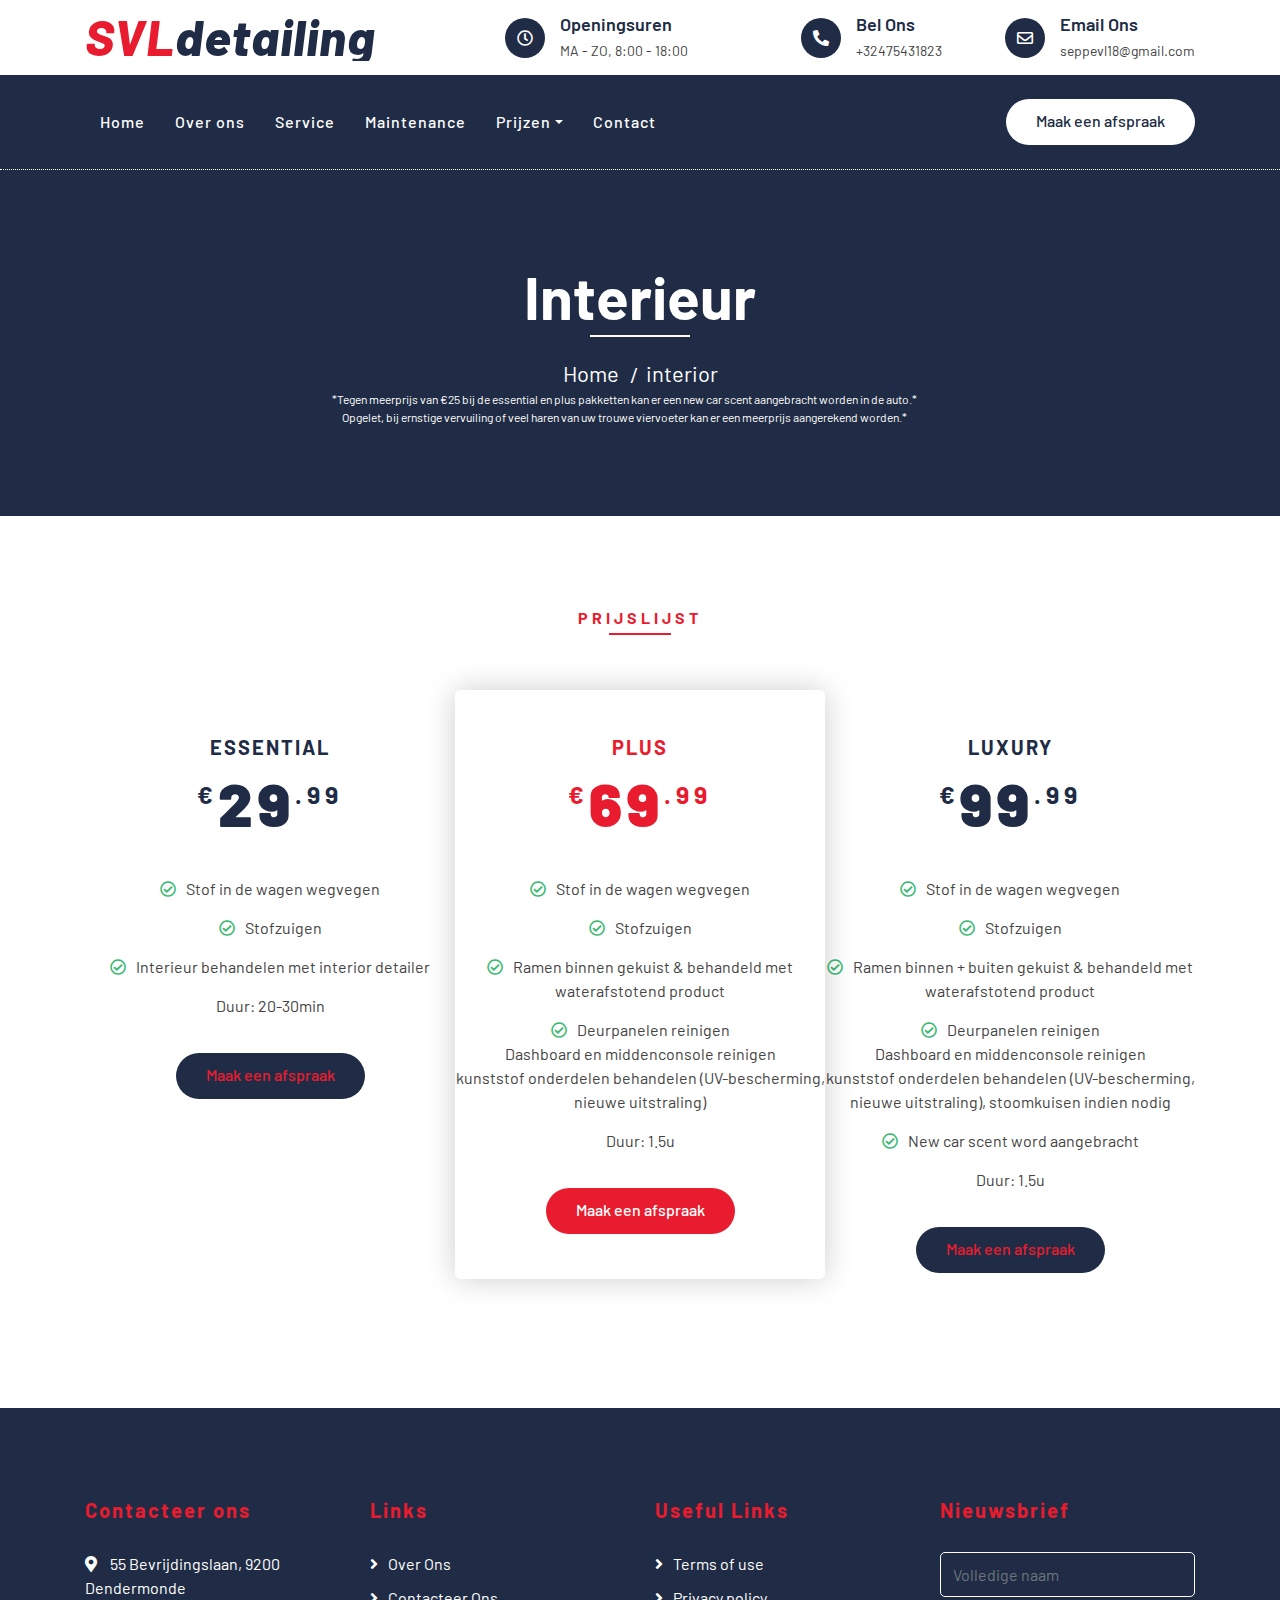
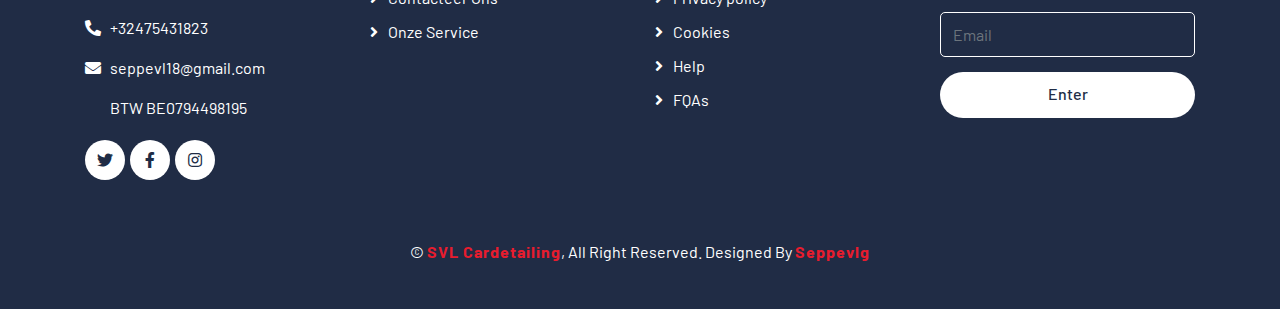
<file: services/interior.html>
<!DOCTYPE html>
<html lang="en">
  <head>
    <meta charset="utf-8">
    <title>SVL Cardetailing</title>
    <meta content="width=device-width, initial-scale=1.0" name="viewport">
    <meta content="SVL Cardetailing" name="keywords">
    <meta content="interior page" name="description">
    <!-- Favicon -->
    <link href="../img/favicon" rel="icon">
    <!-- Google Font -->
    <link href="https://fonts.googleapis.com/css2?family=Barlow:wght@400;500;600;700;800;900&display=swap" rel="stylesheet">
    <!-- CSS Libraries -->
    <link href="https://stackpath.bootstrapcdn.com/bootstrap/4.4.1/css/bootstrap.min.css" rel="stylesheet">
    <link href="https://cdnjs.cloudflare.com/ajax/libs/font-awesome/5.10.0/css/all.min.css" rel="stylesheet">
    <link href="../lib/flaticon/font/flaticon.css" rel="stylesheet">
    <link href="../lib/animate/animate.min.css" rel="stylesheet">
    <link href="../lib/owlcarousel/assets/owl.carousel.min.css" rel="stylesheet">
    <!-- Template Stylesheet -->
    <link href="../css/style.css" rel="stylesheet">
  </head>
  <body>
    <!-- Top Bar Start -->
    <div class="top-bar">
      <div class="container">
        <div class="row align-items-center">
          <div class="col-lg-4 col-md-12">
            <div class="logo">
              <a href="../index.html">
                <h1>SVL<span>detailing</span>
                </h1>
                <!-- <img src="img/logo.jpg" alt="Logo"> -->
              </a>
            </div>
          </div>
          <div class="col-lg-8 col-md-7 d-none d-lg-block">
            <div class="row">
              <div class="col-4">
                <div class="top-bar-item">
                  <div class="top-bar-icon">
                    <i class="far fa-clock"></i>
                  </div>
                  <div class="top-bar-text">
                    <h3>Openingsuren</h3>
                    <p>MA - ZO, 8:00 - 18:00</p>
                  </div>
                </div>
              </div>
              <div class="col-4">
                <div class="top-bar-item">
                  <div class="top-bar-icon">
                    <i class="fa fa-phone-alt"></i>
                  </div>
                  <div class="top-bar-text">
                    <h3>Bel Ons</h3>
                    <p>+32475431823</p>
                  </div>
                </div>
              </div>
              <div class="col-4">
                <div class="top-bar-item">
                  <div class="top-bar-icon">
                    <i class="far fa-envelope"></i>
                  </div>
                  <div class="top-bar-text">
                    <h3>Email Ons</h3>
                    <p>seppevl18@gmail.com</p>
                  </div>
                </div>
              </div>
            </div>
          </div>
        </div>
      </div>
    </div>
    <!-- Top Bar End -->
    <!-- Nav Bar Start -->
    <div class="nav-bar">
      <div class="container">
        <nav class="navbar navbar-expand-lg bg-dark navbar-dark">
          <a href="#" class="navbar-brand">MENU</a>
          <button type="button" class="navbar-toggler" data-toggle="collapse" data-target="#navbarCollapse">
            <span class="navbar-toggler-icon"></span>
          </button>
          <div class="collapse navbar-collapse justify-content-between" id="navbarCollapse">
            <div class="navbar-nav mr-auto">
              <a href="../index.html" class="nav-item nav-link">Home</a>
              <a href="../about.html" class="nav-item nav-link">Over ons</a>
              <a href="../service.html" class="nav-item nav-link">Service</a>
              <a href="../maintenance.html" class="nav-item nav-link">Maintenance</a>
              <!-- <a href="price.html" class="nav-item nav-link active">Prijzen</a>-->
              <div class="nav-item dropdown">
                <a href="#" class="nav-link dropdown-toggle" data-toggle="dropdown">Prijzen</a>
                <div class="dropdown-menu">
                  <a href="./exterior.html" class="dropdown-item">Exterieur</a>
                                    <a href="./interior.html" class="dropdown-item">Interieur</a>
                                    <a href="./paintcorrection.html" class="dropdown-item">Paint correction</a>
                                    <a href="./coatings.html" class="dropdown-item">Coatings</a>
                                    <a href="./combo.html" class="dropdown-item">Combo Packs</a>
                                    <a href="../contact.html" class="dropdown-item">Maak een afspraak</a>
                </div>
              </div>
              <!--<div class="nav-item dropdown">
                <a href="#" class="nav-link dropdown-toggle" data-toggle="dropdown">Paginas</a>
                <div class="dropdown-menu">
                  <a href="../blog.html" class="dropdown-item">Blog</a>
                  <a href="../single.html" class="dropdown-item">Detail Pagina</a>
                    <a href="team.html" class="dropdown-item">Team Member</a>
                  <a href="../booking.html" class="dropdown-item">Maak een afspraak</a>
                </div>
              </div>
            -->
              <a href="../contact.html" class="nav-item nav-link">Contact</a>
            </div>
            <div class="ml-auto">
              <a class="btn btn-custom" href="../contact.html">Maak een afspraak</a>
            </div>
          </div>
        </nav>
      </div>
    </div>
    <!-- Nav Bar End -->
    <!-- Page Header Start -->
    <div class="page-header">
      <div class="container">
        <div class="row">
          <div class="col-12">
            <h2>Interieur</h2>
          </div>
          <div class="col-12">
            <a href="">Home</a>
            <a href="">interior</a>
          </div>
          <a style="font-size: 12px; left: 250px;">*Tegen meerprijs van €25 bij de essential en plus pakketten kan er een new car scent aangebracht worden in de auto.* <br>Opgelet, bij ernstige vervuiling of veel haren van uw trouwe viervoeter kan er een meerprijs aangerekend worden.*</a>
        </div>
      </div>
    </div>
    <!-- Page Header End -->
    <!-- Price Start -->
    <div class="price">
      <div class="container">
        <div class="section-header text-center">
          <p>Prijslijst</p>
          <!--<h1>Choose Your Plan</h1>-->
        </div>
        <div class="row">
          <div class="col-md-4">
            <div class="price-item">
              <div class="price-header">
                <h3>Essential</h3>
                <h2>
                  <span>€</span>
                  <strong>29</strong>
                  <span>.99</span>
                </h2>
              </div>
              <div class="price-body">
                <ul>
                  <li>
                    <i class="far fa-check-circle"></i>Stof in de wagen wegvegen
                  </li>
                  <li>
                    <i class="far fa-check-circle"></i>Stofzuigen
                  </li>
                  <li>
                    <i class="far fa-check-circle"></i>Interieur behandelen met interior detailer
                  </li>
                  <li>Duur: 20-30min</li>
                </ul>
              </div>
              <div class="price-footer">
                <a class="btn btn-custom" href="../contact.html">Maak een afspraak</a>
              </div>
            </div>
          </div>
          <div class="col-md-4">
            <div class="price-item featured-item">
              <div class="price-header">
                <h3>Plus</h3>
                <h2>
                  <span>€</span>
                  <strong>69</strong>
                  <span>.99</span>
                </h2>
              </div>
              <div class="price-body">
                <ul>
                  <li>
                    <i class="far fa-check-circle"></i>Stof in de wagen wegvegen
                  </li>
                  <li>
                    <i class="far fa-check-circle"></i>Stofzuigen
                  </li>
                  <li>
                    <i class="far fa-check-circle"></i>Ramen binnen gekuist & behandeld met waterafstotend product
                  </li>
                  <li>
                    <i class="far fa-check-circle"></i>Deurpanelen reinigen <br>Dashboard en middenconsole reinigen <br>kunststof onderdelen behandelen (UV-bescherming, nieuwe uitstraling)
                  </li>
                  <li>Duur: 1.5u</li>
                </ul>
              </div>
              <div class="price-footer">
                <a class="btn btn-custom" href="../contact.html">Maak een afspraak</a>
              </div>
            </div>
          </div>
          <div class="col-md-4">
            <div class="price-item">
              <div class="price-header">
                <h3>Luxury</h3>
                <h2>
                  <span>€</span>
                  <strong>99</strong>
                  <span>.99</span>
                </h2>
              </div>
              <div class="price-body">
                <ul>
                  <li>
                    <i class="far fa-check-circle"></i>Stof in de wagen wegvegen
                  </li>
                  <li>
                    <i class="far fa-check-circle"></i>Stofzuigen
                  </li>
                  <li>
                    <i class="far fa-check-circle"></i>Ramen binnen + buiten gekuist & behandeld met waterafstotend product
                  </li>
                  <li>
                    <i class="far fa-check-circle"></i>Deurpanelen reinigen <br>Dashboard en middenconsole reinigen <br>kunststof onderdelen behandelen (UV-bescherming, nieuwe uitstraling), stoomkuisen indien nodig
                  </li>
                  <li>
                    <i class="far fa-check-circle"></i>New car scent word aangebracht
                  </li>
                  <li>Duur: 1.5u</li>
                </ul>
              </div>
              <div class="price-footer">
                <a class="btn btn-custom" href="../contact.html">Maak een afspraak</a>
              </div>
              
            </div>
            <!--<div class="col-md-4">
                <a style="font-size: 12px; position:fixed;">*Tegen meerprijs van €25 bij de essential en plus pakketten kan er een new car scent aangebracht worden in de auto.* <br>Opgelet, bij ernstige vervuiling of veel haren van uw trouwe viervoeter kan er een meerprijs aangerekend worden.* </a>
              </div>
              !-->
          </div>
        </div>
      </div>
    </div>
    <!-- Price End -->
    <!-- Footer Start -->
    <div class="footer">
      <div class="container">
        <div class="row">
          <div class="col-lg-3 col-md-6">
            <div class="footer-contact">
              <h2>Contacteer ons</h2>
              <p>
                <i class="fa fa-map-marker-alt"></i>55 Bevrijdingslaan, 9200 Dendermonde
              </p>
              <p>
                <i class="fa fa-phone-alt"></i>+32475431823
              </p>
              <p>
                <i class="fa fa-envelope"></i>seppevl18@gmail.com
              </p>
              <p>
                <i class="fa fa-btwnummer"></i>BTW BE0794498195
              </p>
              <div class="footer-social">
                <a class="btn" href="https://www.twitter.be/Seppevlg"><i class="fab fa-twitter"></i></a>
                                <a class="btn" href="https://www.facebook.com/seppe.vanlandeghem.10/"><i class="fab fa-facebook-f"></i></a>
                                <a class="btn" href="https://www.instagram.be/Seppevlg"><i class="fab fa-instagram"></i></a>
              </div>
            </div>
          </div>
          <div class="col-lg-3 col-md-6">
            <div class="footer-link">
              <h2>Links</h2>
              <a href="../about.html">Over Ons</a>
              <a href="../contact.html">Contacteer Ons</a>
              <a href="../service.html">Onze Service</a>
             <!-- <a href="">Service Points</a>
              <a href="">Prijzen Plan</a>-->
          </div>
          </div>
          <div class="col-lg-3 col-md-6">
            <div class="footer-link">
              <h2>Useful Links</h2>
              <a href="../settings/tos.html">Terms of use</a>
              <a href="../settings/tos.html">Privacy policy</a>
              <a href="../settings/help.html">Cookies</a>
              <a href="../settings/help.html">Help</a>
              <a href="../settings/faq.html">FQAs</a>
          </div>
          </div>
          <div class="col-lg-3 col-md-6">
            <div class="footer-newsletter">
              <h2>Nieuwsbrief</h2>
              <form>
                <input class="form-control" placeholder="Volledige naam">
                <input class="form-control" placeholder="Email">
                <button class="btn btn-custom">Enter</button>
              </form>
            </div>
          </div>
        </div>
      </div>
      <div class="container copyright">
        <p>&copy; <a href="../index.html">SVL Cardetailing</a>, All Right Reserved. Designed By <a href="https://www.instagram.com/seppevlg">Seppevlg</a>
        </p>
      </div>
    </div>
    <!-- Footer End -->
    <!-- Back to top button -->
    <a href="../index.html" class="back-to-top">
      <i class="fa fa-chevron-up"></i>
    </a>
    <!-- Pre Loader -->
    <div id="loader" class="show">
      <div class="loader"></div>
    </div>
    <!-- JavaScript Libraries -->
    <script src="https://code.jquery.com/jquery-3.4.1.min.js"></script>
    <script src="https://stackpath.bootstrapcdn.com/bootstrap/4.4.1/js/bootstrap.bundle.min.js"></script>
    <script src="../lib/easing/easing.min.js"></script>
    <script src="../lib/owlcarousel/owl.carousel.min.js"></script>
    <script src="../lib/waypoints/waypoints.min.js"></script>
    <script src="../lib/counterup/counterup.min.js"></script>
    <!-- Contact Javascript File -->
    <script src="../mail/jqBootstrapValidation.min.js"></script>
    <script src="../mail/contact.js"></script>
    <!-- Template Javascript -->
    <script src="../js/main.js"></script>
  </body>
</html>
</file>
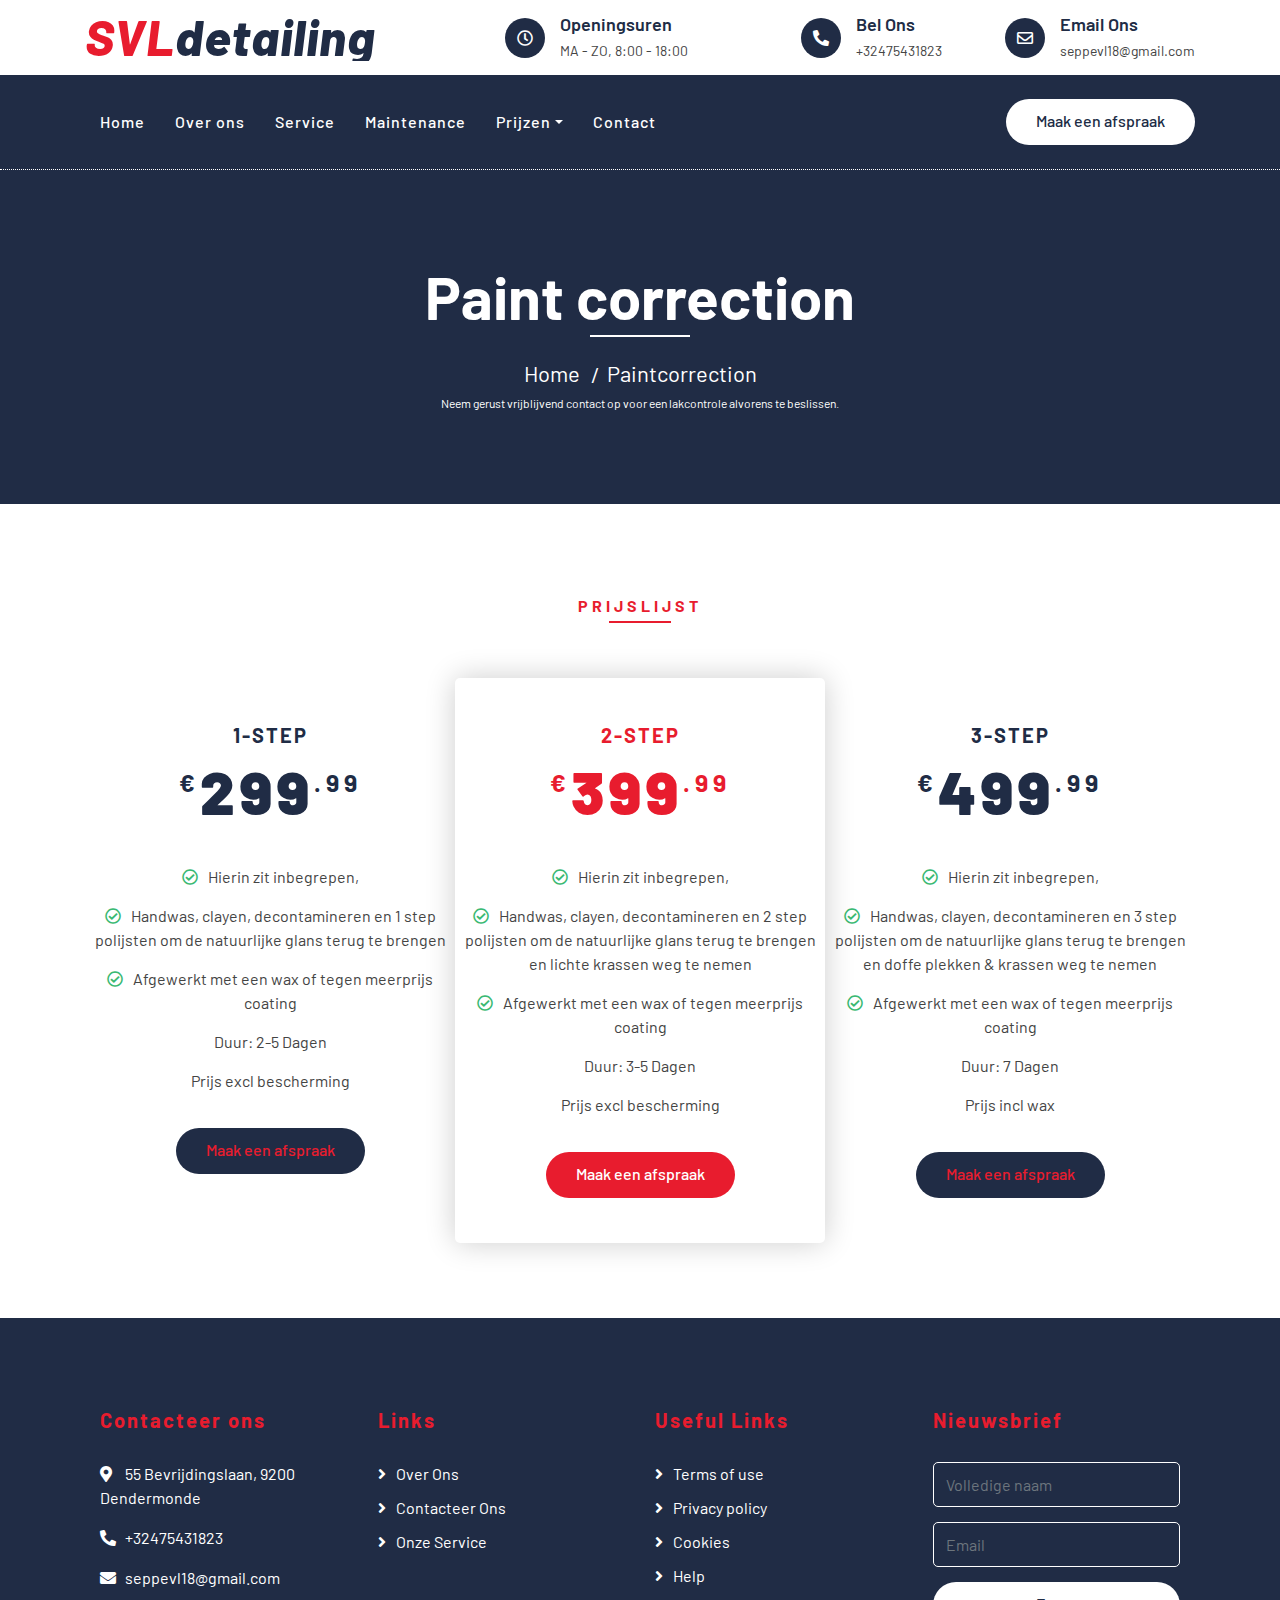
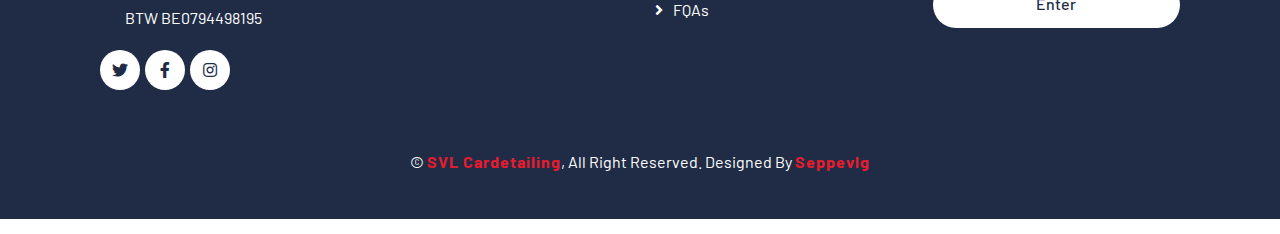
<file: services/paintcorrection.html>
<!DOCTYPE html>
<html lang="en">
    <head>
        <meta charset="utf-8">
        <title>SVL Cardetailing</title>
        <meta content="width=device-width, initial-scale=1.0" name="viewport">
        <meta content="Free Website Template" name="keywords">
        <meta content="Free Website Template" name="description">

        <!-- Favicon -->
        <link href="../img/favicon" rel="icon">

        <!-- Google Font -->
        <link href="https://fonts.googleapis.com/css2?family=Barlow:wght@400;500;600;700;800;900&display=swap" rel="stylesheet"> 
        
        <!-- CSS Libraries -->
        <link href="https://stackpath.bootstrapcdn.com/bootstrap/4.4.1/css/bootstrap.min.css" rel="stylesheet">
        <link href="https://cdnjs.cloudflare.com/ajax/libs/font-awesome/5.10.0/css/all.min.css" rel="stylesheet">
        <link href="../lib/flaticon/font/flaticon.css" rel="stylesheet">
        <link href="../lib/animate/animate.min.css" rel="stylesheet">
        <link href="../lib/owlcarousel/assets/owl.carousel.min.css" rel="stylesheet">

        <!-- Template Stylesheet -->
        <link href="../css/style.css" rel="stylesheet">
    </head>

    <body>
        <!-- Top Bar Start -->
        <div class="top-bar">
            <div class="container">
                <div class="row align-items-center">
                    <div class="col-lg-4 col-md-12">
                        <div class="logo">
                            <a href="../index.html">
                                <h1>SVL<span>detailing</span></h1>
                                <!-- <img src="img/logo.jpg" alt="Logo"> -->
                            </a>
                        </div>
                    </div>
                    <div class="col-lg-8 col-md-7 d-none d-lg-block">
                        <div class="row">
                            <div class="col-4">
                                <div class="top-bar-item">
                                    <div class="top-bar-icon">
                                        <i class="far fa-clock"></i>
                                    </div>
                                    <div class="top-bar-text">
                                        <h3>Openingsuren</h3>
                                        <p>MA - ZO, 8:00 - 18:00</p>
                                    </div>
                                </div>
                            </div>
                            <div class="col-4">
                                <div class="top-bar-item">
                                    <div class="top-bar-icon">
                                        <i class="fa fa-phone-alt"></i>
                                    </div>
                                    <div class="top-bar-text">
                                        <h3>Bel Ons</h3>
                                        <p>+32475431823</p>
                                    </div>
                                </div>
                            </div>
                            <div class="col-4">
                                <div class="top-bar-item">
                                    <div class="top-bar-icon">
                                        <i class="far fa-envelope"></i>
                                    </div>
                                    <div class="top-bar-text">
                                        <h3>Email Ons</h3>
                                        <p>seppevl18@gmail.com</p>
                                    </div>
                                </div>
                            </div>
                        </div>
                    </div>
                </div>
            </div>
        </div>
        <!-- Top Bar End -->

        <!-- Nav Bar Start -->
        <div class="nav-bar">
            <div class="container">
                <nav class="navbar navbar-expand-lg bg-dark navbar-dark">
                    <a href="#" class="navbar-brand">MENU</a>
                    <button type="button" class="navbar-toggler" data-toggle="collapse" data-target="#navbarCollapse">
                        <span class="navbar-toggler-icon"></span>
                    </button>

                    <div class="collapse navbar-collapse justify-content-between" id="navbarCollapse">
                        <div class="navbar-nav mr-auto">
                            <a href="../index.html" class="nav-item nav-link">Home</a>
                            <a href="../about.html" class="nav-item nav-link">Over ons</a>
                            <a href="../service.html" class="nav-item nav-link">Service</a>
                            <a href="../maintenance.html" class="nav-item nav-link">Maintenance</a>
                           <!-- <a href="price.html" class="nav-item nav-link active">Prijzen</a>-->
                            <div class="nav-item dropdown">
                                <a href="#" class="nav-link dropdown-toggle" data-toggle="dropdown">Prijzen</a>
                                <div class="dropdown-menu">
                                    <a href="./exterior.html" class="dropdown-item">Exterieur</a>
                                    <a href="./interior.html" class="dropdown-item">Interieur</a>
                                    <a href="./paintcorrection.html" class="dropdown-item">Paint correction</a>
                                    <a href="./coatings.html" class="dropdown-item">Coatings</a>
                                    <a href="./combo.html" class="dropdown-item">Combo Packs</a>
                                    <a href="../contact.html" class="dropdown-item">Maak een afspraak</a>
                                    
                                </div>
                            </div>
                           
                            <!--<div class="nav-item dropdown">
                                <a href="#" class="nav-link dropdown-toggle" data-toggle="dropdown">Paginas</a>
                                <div class="dropdown-menu">
                                    <a href="../blog.html" class="dropdown-item">Blog</a>
                                    <a href="../single.html" class="dropdown-item">Detail Pagina</a>
                                  <a href="team.html" class="dropdown-item">Team Member</a>
                                    <a href="../booking.html" class="dropdown-item">Maak een afspraak</a>
                                </div>
                            </div>
                        -->
                            <a href="../contact.html" class="nav-item nav-link">Contact</a>
                        </div>
                        <div class="ml-auto">
                            <a class="btn btn-custom" href="../contact.html">Maak een afspraak</a>
                        </div>
                    </div>
                </nav>
            </div>
        </div>
        <!-- Nav Bar End -->
        
        
        <!-- Page Header Start -->
        <div class="page-header">
            <div class="container">
                <div class="row">
                    <div class="col-12">
                        <h2>Paint correction</h2>
                    </div>
                    <div class="col-12">
                        <a href="">Home</a>
                        <a href="">Paintcorrection</a>
                    </div>
                    <div class="col-12">
                        <a style="font-size: 12px">Neem gerust vrijblijvend contact op voor een lakcontrole alvorens te beslissen.</a>
                    </div>
                </div>
            </div>
        </div>
        <!-- Page Header End -->
        
        
        <!-- Price Start -->
        <div class="price">
            <div class="container">
                <div class="section-header text-center">
                    <p>Prijslijst</p>
                    <!--<h1>Choose Your Plan</h1>-->
                </div>
                <div class="row">
                    <div class="col-md-4">
                        <div class="price-item">
                            <div class="price-header">
                                <h3>1-Step</h3>
                                <h2><span>€</span><strong>299</strong><span>.99</span></h2>
                            </div>
                            <div class="price-body">
                                <ul>
                                    <li><i class="far fa-check-circle"></i>Hierin zit inbegrepen,</li>
                                    <li><i class="far fa-check-circle"></i>Handwas, clayen, decontamineren en 1 step polijsten om de natuurlijke glans terug te brengen</li>
                                    <li><i class="far fa-check-circle"></i>Afgewerkt met een wax of tegen meerprijs coating</li>
                                    <li>Duur: 2-5 Dagen</li>
                                    <li>Prijs excl bescherming</li>
                                </ul>
                            </div>
                            <div class="price-footer">
                                <a class="btn btn-custom" href="../contact.html">Maak een afspraak</a>
                            </div>
                        </div>
                    </div>
                    <div class="col-md-4">
                        <div class="price-item featured-item">
                            <div class="price-header">
                                <h3>2-Step</h3>
                                <h2><span>€</span><strong>399</strong><span>.99</span></h2>
                            </div>
                            <div class="price-body">
                                <ul>
                                    <li><i class="far fa-check-circle"></i>Hierin zit inbegrepen,</li>
                                    <li><i class="far fa-check-circle"></i>Handwas, clayen, decontamineren en 2 step polijsten om de natuurlijke glans terug te brengen en lichte krassen weg te nemen </li>
                                    <li><i class="far fa-check-circle"></i>Afgewerkt met een wax of tegen meerprijs coating</li>
                                    <li>Duur: 3-5 Dagen</li>
                                    <li>Prijs excl bescherming</li>
                                </ul>
                            </div>
                            <div class="price-footer">
                                <a class="btn btn-custom" href="../contact.html">Maak een afspraak</a>
                            </div>
                        </div>
                    </div>
                    <div class="col-md-4">
                        <div class="price-item">
                            <div class="price-header">
                                <h3>3-Step</h3>
                                <h2><span>€</span><strong>499</strong><span>.99</span></h2>
                            </div>
                            <div class="price-body">
                                <ul>
                                    <li><i class="far fa-check-circle"></i>Hierin zit inbegrepen,</li>
                                    <li><i class="far fa-check-circle"></i>Handwas, clayen, decontamineren en 3 step polijsten om de natuurlijke glans terug te brengen en doffe plekken & krassen weg te nemen</li>
                                    <li><i class="far fa-check-circle"></i>Afgewerkt met een wax of tegen meerprijs coating</li>
                                    <li>Duur: 7 Dagen</li>
                                    <li>Prijs incl wax</li>
                            </div>
                            <div class="price-footer">
                                <a class="btn btn-custom" href="../contact.html">Maak een afspraak</a>
                            </div>
                        </div>
                    </div>
    
            </div>
        </div>
        <!-- Price End -->
        
        
        <!-- Footer Start -->
        <div class="footer">
            <div class="container">
                <div class="row">
                    <div class="col-lg-3 col-md-6">
                        <div class="footer-contact">
                            <h2>Contacteer ons</h2>
                            <p><i class="fa fa-map-marker-alt"></i>55 Bevrijdingslaan, 9200 Dendermonde</p>
                            <p><i class="fa fa-phone-alt"></i>+32475431823</p>
                            <p><i class="fa fa-envelope"></i>seppevl18@gmail.com</p>
                            <p><i class="fa fa-btwnummer"></i>BTW BE0794498195</p>
                            <div class="footer-social">
                                <a class="btn" href="https://www.twitter.be/Seppevlg"><i class="fab fa-twitter"></i></a>
                                <a class="btn" href="https://www.facebook.com/seppe.vanlandeghem.10/"><i class="fab fa-facebook-f"></i></a>
                                <a class="btn" href="https://www.instagram.be/Seppevlg"><i class="fab fa-instagram"></i></a>
                            </div>
                        </div>
                    </div>
                    <div class="col-lg-3 col-md-6">
                        <div class="footer-link">
                            <h2>Links</h2>
                            <a href="../about.html">Over Ons</a>
                            <a href="../contact.html">Contacteer Ons</a>
                            <a href="../service.html">Onze Service</a>
                           <!-- <a href="">Service Points</a>
                            <a href="">Prijzen Plan</a>-->
                        </div>
                    </div>
                    <div class="col-lg-3 col-md-6">
                        <div class="footer-link">
                            <h2>Useful Links</h2>
                            <a href="../settings/tos.html">Terms of use</a>
                            <a href="../settings/tos.html">Privacy policy</a>
                            <a href="../settings/help.html">Cookies</a>
                            <a href="../settings/help.html">Help</a>
                            <a href="../settings/faq.html">FQAs</a>
                        </div>
                    </div>
                    <div class="col-lg-3 col-md-6">
                        <div class="footer-newsletter">
                            <h2>Nieuwsbrief</h2>
                            <form>
                                <input class="form-control" placeholder="Volledige naam">
                                <input class="form-control" placeholder="Email">
                                <button class="btn btn-custom">Enter</button>
                            </form>
                        </div>
                    </div>
                </div>
            </div>
            <div class="container copyright">
                <p>&copy; <a href="../index.html">SVL Cardetailing</a>, All Right Reserved. Designed By <a href="https://www.instagram.com/Seppevlg">Seppevlg</a></p>
            </div>
        </div>
        <!-- Footer End -->
        
        <!-- Back to top button -->
        <a href="../index.html" class="back-to-top"><i class="fa fa-chevron-up"></i></a>
        
        <!-- Pre Loader -->
        <div id="loader" class="show">
            <div class="loader"></div>
        </div>

        <!-- JavaScript Libraries -->
        <script src="https://code.jquery.com/jquery-3.4.1.min.js"></script>
        <script src="https://stackpath.bootstrapcdn.com/bootstrap/4.4.1/js/bootstrap.bundle.min.js"></script>
        <script src="../lib/easing/easing.min.js"></script>
        <script src="../lib/owlcarousel/owl.carousel.min.js"></script>
        <script src="../lib/waypoints/waypoints.min.js"></script>
        <script src="../lib/counterup/counterup.min.js"></script>
        
        <!-- Contact Javascript File -->
        <script src="../mail/jqBootstrapValidation.min.js"></script>
        <script src="../mail/contact.js"></script>

        <!-- Template Javascript -->
        <script src="../js/main.js"></script>
    </body>
</html>
</file>
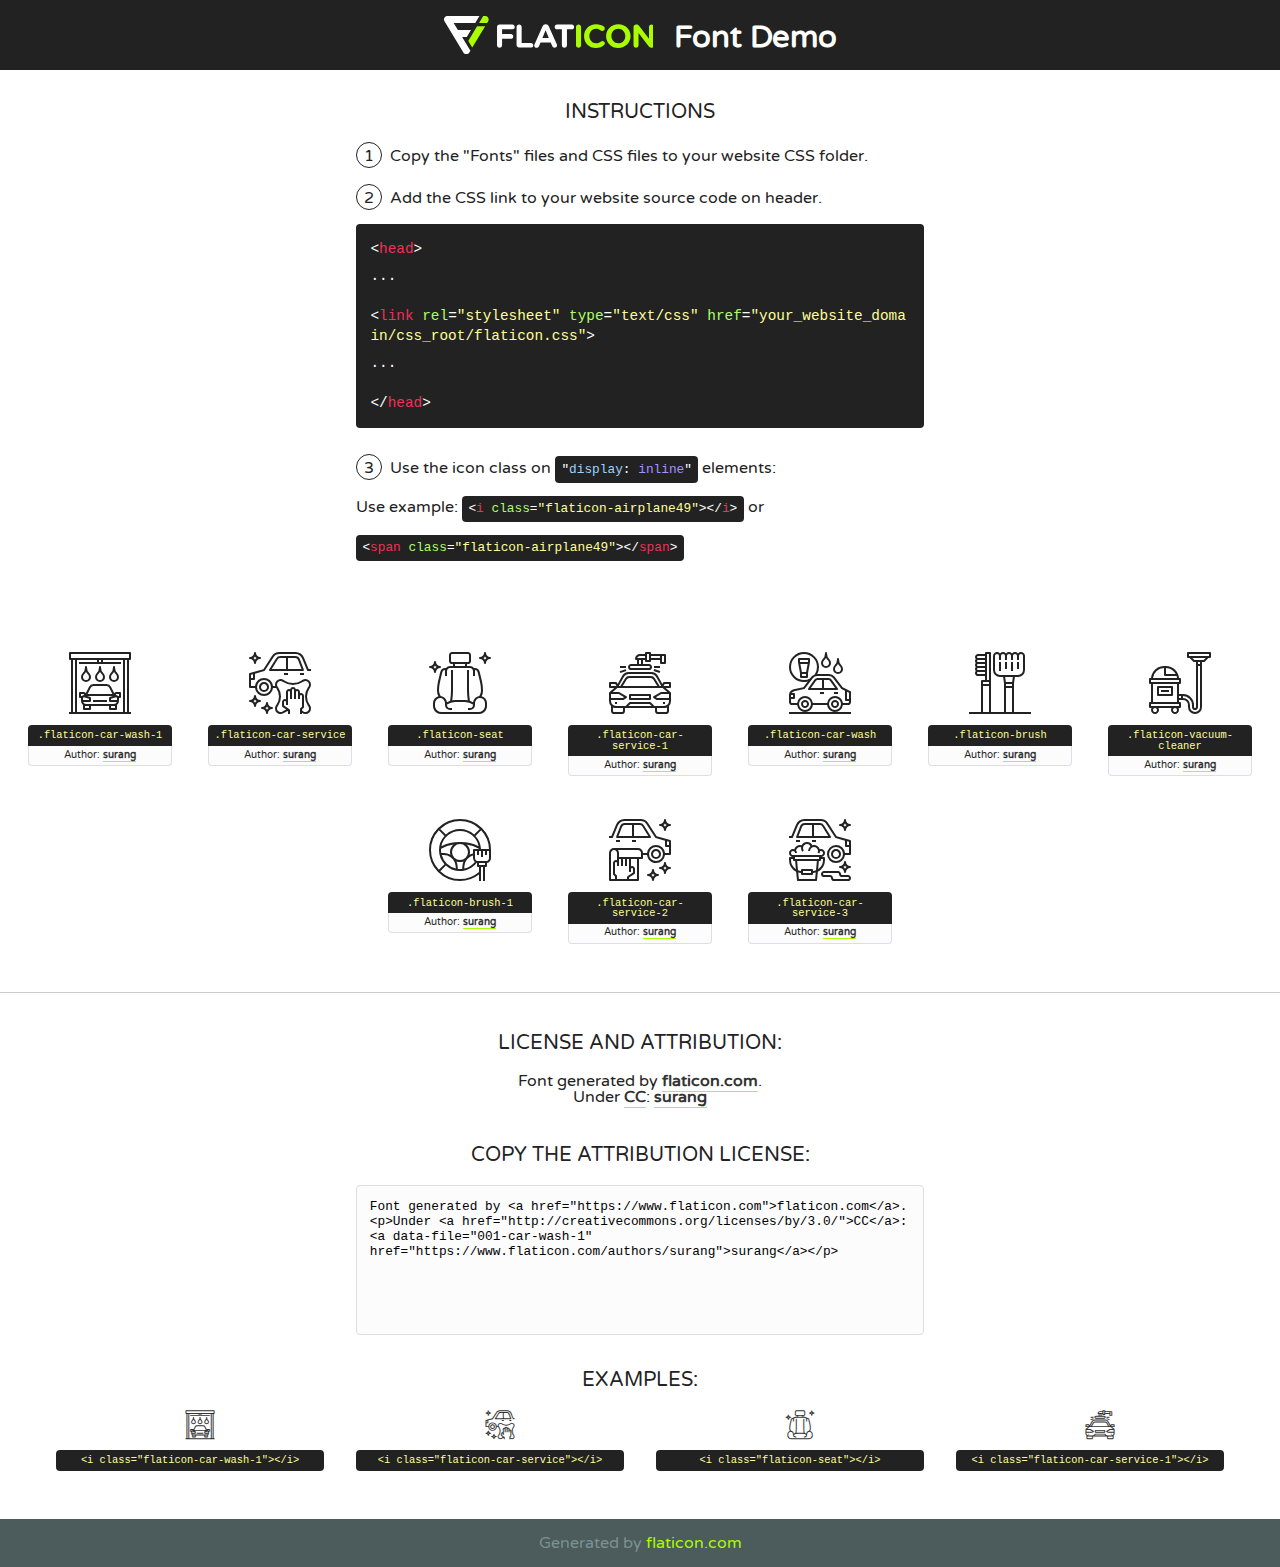
<file: lib/flaticon/font/flaticon.html>
<!DOCTYPE html>
<!--
  Flaticon icon font: Flaticon
  Creation date: 11/10/2020 08:08
-->
<html>
<!DOCTYPE html>
<html>

<head>
    <title>Flaticon WebFont</title>
    <link href="http://fonts.googleapis.com/css?family=Varela+Round" rel="stylesheet" type="text/css" />
    <link rel="stylesheet" type="text/css" href="flaticon.css">
    <meta charset="UTF-8">
    <style>
    html, body, div, span, applet, object, iframe,
    h1, h2, h3, h4, h5, h6, p, blockquote, pre,
    a, abbr, acronym, address, big, cite, code,
    del, dfn, em, img, ins, kbd, q, s, samp,
    small, strike, strong, sub, sup, tt, var,
    b, u, i, center,
    dl, dt, dd, ol, ul, li,
    fieldset, form, label, legend,
    table, caption, tbody, tfoot, thead, tr, th, td,
    article, aside, canvas, details, embed, 
    figure, figcaption, footer, header, hgroup, 
    menu, nav, output, ruby, section, summary,
    time, mark, audio, video {
        margin: 0;
        padding: 0;
        border: 0;
        font-size: 100%;
        font: inherit;
        vertical-align: baseline;
    }
    /* HTML5 display-role reset for older browsers */
    article, aside, details, figcaption, figure, 
    footer, header, hgroup, menu, nav, section {
        display: block;
    }
    body {
        line-height: 1;
    }
    ol, ul {
        list-style: none;
    }
    blockquote, q {
        quotes: none;
    }
    blockquote:before, blockquote:after,
    q:before, q:after {
        content: '';
        content: none;
    }
    table {
        border-collapse: collapse;
        border-spacing: 0;
    }
    body {
        font-family: 'Varela Round', Helvetica, Arial, sans-serif;
        font-size: 16px;
        color: #222;
    }
    a {
        color: #333;
        border-bottom: 1px solid #a9fd00;
        font-weight: bold;
        text-decoration: none;
    }
    * {
        -moz-box-sizing: border-box;
        -webkit-box-sizing: border-box;
        box-sizing: border-box;
        margin: 0;
        padding: 0;
    }
    [class^="flaticon-"]:before, [class*=" flaticon-"]:before, [class^="flaticon-"]:after, [class*=" flaticon-"]:after {
        font-family: Flaticon;
        font-size: 30px;
        font-style: normal;
        margin-left: 20px;
        color: #333;
    }
    .wrapper {
        max-width: 600px;
        margin: auto;
        padding: 0 1em;
    }
    .title {
        font-size: 1.25em;
        text-align: center;
        margin-bottom: 1em;
        text-transform: uppercase;
    }
    header {
        text-align: center;
        background-color: #222;
        color: #fff;
        padding: 1em;
    }
    header .logo {
        width: 210px;
        height: 38px;
        display: inline-block;
        vertical-align: middle;
        margin-right: 1em;
        border: none;
    }
    header strong {
        font-size: 1.95em;
        font-weight: bold;
        vertical-align: middle;
        margin-top: 5px;
        display: inline-block;
    }
    .demo {
        margin: 2em auto;
        line-height: 1.25em;
    }
    .demo ul li {
        margin-bottom: 1em;
    }
    .demo ul li .num {
        color: #222;
        border-radius: 20px;
        display: inline-block;
        width: 26px;
        padding: 3px;
        height: 26px;
        text-align: center;
        margin-right: 0.5em;
        border: 1px solid #222;
    }
    .demo ul li code {
        background-color: #222;
        border-radius: 4px;
        padding: 0.25em 0.5em;
        display: inline-block;
        color: #fff;
        font-family: Consolas,Monaco,Lucida Console,Liberation Mono,DejaVu Sans Mono,Bitstream Vera Sans Mono,Courier New, monospace;
        font-weight: lighter;
        margin-top: 1em;
        font-size: 0.8em;
        word-break: break-all;
    }
    .demo ul li code.big {
        padding: 1em;
        font-size: 0.9em;
    }
    .demo ul li code .red {
        color: #EF3159;
    }
    .demo ul li code .green {
        color: #ACFF65;
    }
    .demo ul li code .yellow {
        color: #FFFF99;
    }
    .demo ul li code .blue {
        color: #99D3FF;
    }
    .demo ul li code .purple {
        color: #A295FF;
    }
    .demo ul li code .dots {
        margin-top: 0.5em;
        display: block;
    }
    #glyphs {
        border-bottom: 1px solid #ccc;
        padding: 2em 0;
        text-align: center;
    }
    .glyph {
        display: inline-block;
        width: 9em;
        margin: 1em;
        text-align: center;
        vertical-align: top;
        background: #FFF;
    }
    .glyph .glyph-icon {
        padding: 10px;
        display: block;
        font-family:"Flaticon";
        font-size: 64px;
        line-height: 1;
    }
    .glyph .glyph-icon:before {
        font-size: 64px;
        color: #222;
        margin-left: 0;
    }
    .class-name {
        font-size: 0.65em;
        background-color: #222;
        color: #fff;
        border-radius: 4px 4px 0 0;
        padding: 0.5em;
        color: #FFFF99;
        font-family: Consolas,Monaco,Lucida Console,Liberation Mono,DejaVu Sans Mono,Bitstream Vera Sans Mono,Courier New, monospace;
    }
    .author-name {
        font-size: 0.6em;
        background-color: #fcfcfd;
        border: 1px solid #DEDEE4;
        border-top: 0;
        border-radius: 0 0 4px 4px;
        padding: 0.5em;
    }
    .class-name:last-child {
        font-size: 10px;
        color:#888;
    }
    .class-name:last-child a {
        font-size: 10px;
        color:#555;
    }
    .class-name:last-child a:hover {
        color:#a9fd00;
    }
    .glyph > input {
        display: block;
        width: 100px;
        margin: 5px auto;
        text-align: center;
        font-size: 12px;
        cursor: text;
    }
    .glyph > input.icon-input {
        font-family:"Flaticon";
        font-size: 16px;
        margin-bottom: 10px;
    }
    .attribution .title {
        margin-top: 2em;
    }
    .attribution textarea {
        background-color: #fcfcfd;
        padding: 1em;
        border: none;
        box-shadow: none;
        border: 1px solid #DEDEE4;
        border-radius: 4px;
        resize: none;
        width: 100%;
        height: 150px;
        font-size: 0.8em;
        font-family: Consolas,Monaco,Lucida Console,Liberation Mono,DejaVu Sans Mono,Bitstream Vera Sans Mono,Courier New, monospace;
        -webkit-appearance: none;
    }
    .iconsuse {
        margin: 2em auto;
        text-align: center;
        max-width: 1200px;
    }
    .iconsuse:after {
        content: '';
        display: table;
        clear: both;
    }
    .iconsuse .image {
        float: left;
        width: 25%;
        padding: 0 1em;
    }
    .iconsuse .image p {
        margin-bottom: 1em;
    }
    .iconsuse .image span {
        display: block;
        font-size: 0.65em;
        background-color: #222;
        color: #fff;
        border-radius: 4px;
        padding: 0.5em;
        color: #FFFF99;
        margin-top: 1em;
        font-family: Consolas,Monaco,Lucida Console,Liberation Mono,DejaVu Sans Mono,Bitstream Vera Sans Mono,Courier New, monospace;
    }
    #footer {
        text-align: center;
        background-color: #4C5B5C;
        color: #7c9192;
        padding: 1em;
    }
    #footer a {
        border: none;
        color: #a9fd00;
        font-weight: normal;
    }
    @media (max-width: 960px) {
        .iconsuse .image {
            width: 50%;
        }
    }
    @media (max-width: 560px) {
        .iconsuse .image {
            width: 100%;
        }
    }
    </style>
</head>

<body class="characters-off">

    <header>
        <a href="https://www.flaticon.com" target="_blank" class="logo">
            <svg version="1.1" xmlns="http://www.w3.org/2000/svg" xmlns:xlink="http://www.w3.org/1999/xlink" xmlns:a="http://ns.adobe.com/AdobeSVGViewerExtensions/3.0/" viewBox="0 0 560.875 102.036" enable-background="new 0 0 560.875 102.036" xml:space="preserve">
                <defs>
                </defs>
                <g>
                    <g class="letters">
                        <path fill="#ffffff" d="M141.596,29.675c0-3.777,2.985-6.767,6.764-6.767h34.438c3.426,0,6.15,2.728,6.15,6.15
                        c0,3.43-2.724,6.149-6.15,6.149h-27.674v13.091h23.719c3.429,0,6.151,2.724,6.151,6.15c0,3.43-2.723,6.149-6.151,6.149h-23.719
                        v17.574c0,3.773-2.986,6.761-6.764,6.761c-3.779,0-6.764-2.989-6.764-6.761V29.675z"></path>
                        <path fill="#ffffff" d="M193.844,29.149c0-3.781,2.985-6.767,6.764-6.767c3.776,0,6.763,2.985,6.763,6.767v42.957h25.039
                        c3.426,0,6.149,2.726,6.149,6.153c0,3.425-2.723,6.15-6.149,6.15h-31.802c-3.779,0-6.764-2.986-6.764-6.768V29.149z"></path>
                        <path fill="#ffffff" d="M241.891,75.71l21.438-48.407c1.492-3.341,4.215-5.357,7.906-5.357h0.792
                        c3.686,0,6.323,2.017,7.815,5.357l21.439,48.407c0.436,0.967,0.701,1.845,0.701,2.723c0,3.602-2.809,6.501-6.414,6.501
                        c-3.161,0-5.269-1.845-6.499-4.655l-4.132-9.661h-27.059l-4.301,10.102c-1.144,2.631-3.426,4.214-6.237,4.214
                        c-3.517,0-6.24-2.81-6.24-6.325C241.1,77.64,241.451,76.677,241.891,75.71z M279.932,58.666l-8.521-20.297l-8.526,20.297H279.932
                        z"></path>
                        <path fill="#ffffff" d="M314.864,35.387H301.86c-3.429,0-6.239-2.813-6.239-6.238c0-3.429,2.811-6.24,6.239-6.24h39.533
                        c3.426,0,6.237,2.811,6.237,6.24c0,3.425-2.811,6.238-6.237,6.238h-13.001v42.785c0,3.773-2.99,6.761-6.764,6.761
                        c-3.779,0-6.764-2.989-6.764-6.761V35.387z"></path>
                        <path fill="#A9FD00" d="M352.615,29.149c0-3.781,2.985-6.767,6.767-6.767c3.774,0,6.761,2.985,6.761,6.767v49.024
                        c0,3.773-2.987,6.761-6.761,6.761c-3.781,0-6.767-2.989-6.767-6.761V29.149z"></path>
                        <path fill="#A9FD00" d="M374.132,53.836v-0.179c0-17.481,13.178-31.801,32.065-31.801c9.22,0,15.459,2.458,20.557,6.238
                        c1.402,1.054,2.637,2.985,2.637,5.357c0,3.692-2.985,6.59-6.681,6.59c-1.845,0-3.071-0.702-4.044-1.319
                        c-3.776-2.813-7.729-4.393-12.562-4.393c-10.364,0-17.831,8.611-17.831,19.154v0.173c0,10.542,7.291,19.329,17.831,19.329
                        c5.715,0,9.492-1.756,13.359-4.834c1.049-0.874,2.458-1.491,4.039-1.491c3.429,0,6.325,2.813,6.325,6.236
                        c0,2.106-1.056,3.78-2.282,4.834c-5.539,4.834-12.036,7.733-21.878,7.733C387.572,85.464,374.132,71.493,374.132,53.836z"></path>
                        <path fill="#A9FD00" d="M433.009,53.836v-0.179c0-17.481,13.79-31.801,32.766-31.801c18.981,0,32.592,14.143,32.592,31.628v0.173
                        c0,17.483-13.785,31.807-32.769,31.807C446.625,85.464,433.009,71.32,433.009,53.836z M484.224,53.836v-0.179
                        c0-10.539-7.725-19.326-18.626-19.326c-10.893,0-18.449,8.611-18.449,19.154v0.173c0,10.542,7.73,19.329,18.626,19.329
                        C476.676,72.986,484.224,64.378,484.224,53.836z"></path>
                        <path fill="#A9FD00" d="M506.233,29.321c0-3.774,2.99-6.763,6.767-6.763h1.401c3.252,0,5.183,1.583,7.029,3.953l26.093,34.265
                        V29.059c0-3.692,2.99-6.677,6.681-6.677c3.683,0,6.671,2.985,6.671,6.677v48.934c0,3.78-2.987,6.765-6.764,6.765h-0.436
                        c-3.257,0-5.188-1.581-7.034-3.953l-27.056-35.492v32.944c0,3.687-2.985,6.676-6.678,6.676c-3.683,0-6.673-2.989-6.673-6.676
                        V29.321z"></path>
                    </g>
                    <g class="insignia">
                        <path fill="#ffffff" d="M48.372,56.137h12.517l11.156-18.537H37.186L25.688,18.539h57.825L94.668,0H9.271
                        C5.925,0,2.842,1.801,1.198,4.716c-1.644,2.907-1.593,6.482,0.134,9.343l50.38,83.501c1.678,2.781,4.689,4.476,7.938,4.476
                        c3.246,0,6.257-1.695,7.935-4.476l2.898-4.804L48.372,56.137z"></path>
                        <g class="i">
                            <path fill="#A9FD00" d="M93.575,18.539h0.031v0.004l21.652,0.004l2.705-4.488c1.727-2.861,1.778-6.436,0.133-9.343
                            C116.454,1.801,113.371,0,110.026,0h-5.294L93.575,18.539z"></path>
                            <polygon fill="#A9FD00" points="88.291,27.356 64.725,66.486 75.519,84.404 109.942,27.356"></polygon>
                        </g>
                    </g>
                </g>
            </svg>
        </a>
        <strong>Font Demo</strong>
    </header>


    <section class="demo wrapper">

        <p class="title">Instructions</p>

        <ul>
            <li>
                <span class="num">1</span>Copy the "Fonts" files and CSS files to your website CSS folder.
            </li>
            <li>
                <span class="num">2</span>Add the CSS link to your website source code on header.
                <code class="big">
                    &lt;<span class="red">head</span>&gt;
                    <br/><span class="dots">...</span>
                    <br/>&lt;<span class="red">link</span> <span class="green">rel</span>=<span class="yellow">"stylesheet"</span> <span class="green">type</span>=<span class="yellow">"text/css"</span> <span class="green">href</span>=<span class="yellow">"your_website_domain/css_root/flaticon.css"</span>&gt;
                    <br/><span class="dots">...</span>
                    <br/>&lt;/<span class="red">head</span>&gt;
                </code>
            </li>

            <li>
                <p>
                    <span class="num">3</span>Use the icon class on <code>"<span class="blue">display</span>:<span class="purple"> inline</span>"</code> elements:
                    <br />
                    Use example: <code>&lt;<span class="red">i</span> <span class="green">class</span>=<span class="yellow">&quot;flaticon-airplane49&quot;</span>&gt;&lt;/<span class="red">i</span>&gt;</code> or <code>&lt;<span class="red">span</span> <span class="green">class</span>=<span class="yellow">&quot;flaticon-airplane49&quot;</span>&gt;&lt;/<span class="red">span</span>&gt;</code>
            </li>
        </ul>

    </section>




   <section id="glyphs">          
    
      
        <div class="glyph"><div class="glyph-icon flaticon-car-wash-1"></div>
            <div class="class-name">.flaticon-car-wash-1</div>
            <div class="author-name">Author: <a data-file="001-car-wash-1" href="https://www.flaticon.com/authors/surang">surang</a> </div> 
        </div>        
        
        <div class="glyph"><div class="glyph-icon flaticon-car-service"></div>
            <div class="class-name">.flaticon-car-service</div>
            <div class="author-name">Author: <a data-file="002-car-service" href="https://www.flaticon.com/authors/surang">surang</a> </div> 
        </div>        
        
        <div class="glyph"><div class="glyph-icon flaticon-seat"></div>
            <div class="class-name">.flaticon-seat</div>
            <div class="author-name">Author: <a data-file="003-seat" href="https://www.flaticon.com/authors/surang">surang</a> </div> 
        </div>        
        
        <div class="glyph"><div class="glyph-icon flaticon-car-service-1"></div>
            <div class="class-name">.flaticon-car-service-1</div>
            <div class="author-name">Author: <a data-file="004-car-service-1" href="https://www.flaticon.com/authors/surang">surang</a> </div> 
        </div>        
        
        <div class="glyph"><div class="glyph-icon flaticon-car-wash"></div>
            <div class="class-name">.flaticon-car-wash</div>
            <div class="author-name">Author: <a data-file="005-car-wash" href="https://www.flaticon.com/authors/surang">surang</a> </div> 
        </div>        
        
        <div class="glyph"><div class="glyph-icon flaticon-brush"></div>
            <div class="class-name">.flaticon-brush</div>
            <div class="author-name">Author: <a data-file="006-brush" href="https://www.flaticon.com/authors/surang">surang</a> </div> 
        </div>        
        
        <div class="glyph"><div class="glyph-icon flaticon-vacuum-cleaner"></div>
            <div class="class-name">.flaticon-vacuum-cleaner</div>
            <div class="author-name">Author: <a data-file="007-vacuum-cleaner" href="https://www.flaticon.com/authors/surang">surang</a> </div> 
        </div>        
        
        <div class="glyph"><div class="glyph-icon flaticon-brush-1"></div>
            <div class="class-name">.flaticon-brush-1</div>
            <div class="author-name">Author: <a data-file="008-brush-1" href="https://www.flaticon.com/authors/surang">surang</a> </div> 
        </div>        
        
        <div class="glyph"><div class="glyph-icon flaticon-car-service-2"></div>
            <div class="class-name">.flaticon-car-service-2</div>
            <div class="author-name">Author: <a data-file="009-car-service-2" href="https://www.flaticon.com/authors/surang">surang</a> </div> 
        </div>        
        
        <div class="glyph"><div class="glyph-icon flaticon-car-service-3"></div>
            <div class="class-name">.flaticon-car-service-3</div>
            <div class="author-name">Author: <a data-file="010-car-service-3" href="https://www.flaticon.com/authors/surang">surang</a> </div> 
        </div>        
        

    </section>



    <section class="attribution wrapper"   style="text-align:center;">

      <div class="title">License and attribution:</div><div class="attrDiv">Font generated by <a href="https://www.flaticon.com">flaticon.com</a>. <div><p>Under <a href="http://creativecommons.org/licenses/by/3.0/">CC</a>: <a data-file="001-car-wash-1" href="https://www.flaticon.com/authors/surang">surang</a></p>  </div>
      </div>
      <div class="title">Copy the Attribution License:</div>

    <textarea onclick="this.focus();this.select();">Font generated by &lt;a href=&quot;https://www.flaticon.com&quot;&gt;flaticon.com&lt;/a&gt;. <p>Under <a href="http://creativecommons.org/licenses/by/3.0/">CC</a>: <a data-file="001-car-wash-1" href="https://www.flaticon.com/authors/surang">surang</a></p>  
     </textarea>

    </section>

    <section class="iconsuse">

          <div class="title">Examples:</div>            
             
            <div class="image">
                <p>
                    <i class="glyph-icon flaticon-car-wash-1"></i> 
                    <span>&lt;i class=&quot;flaticon-car-wash-1&quot;&gt;&lt;/i&gt;</span>
                </p>
            </div>
            
            <div class="image">
                <p>
                    <i class="glyph-icon flaticon-car-service"></i> 
                    <span>&lt;i class=&quot;flaticon-car-service&quot;&gt;&lt;/i&gt;</span>
                </p>
            </div>
            
            <div class="image">
                <p>
                    <i class="glyph-icon flaticon-seat"></i> 
                    <span>&lt;i class=&quot;flaticon-seat&quot;&gt;&lt;/i&gt;</span>
                </p>
            </div>
            
            <div class="image">
                <p>
                    <i class="glyph-icon flaticon-car-service-1"></i> 
                    <span>&lt;i class=&quot;flaticon-car-service-1&quot;&gt;&lt;/i&gt;</span>
                </p>
            </div>
                       
        </div>
                            
    </section>

<div id="footer">
    <div>Generated by <a href="https://www.flaticon.com">flaticon.com</a>
    </div>
</div>



</body>
</html>
</file>
<file: lib/flaticon/font/flaticon.css>
/*
  	Flaticon icon font: Flaticon
  	Creation date: 11/10/2020 08:08
  	*/

@font-face {
  font-family: "Flaticon";
  src: url("./Flaticon.eot");
  src: url("./Flaticon.eot?#iefix") format("embedded-opentype"),
       url("./Flaticon.woff2") format("woff2"),
       url("./Flaticon.woff") format("woff"),
       url("./Flaticon.ttf") format("truetype"),
       url("./Flaticon.svg#Flaticon") format("svg");
  font-weight: normal;
  font-style: normal;
}

@media screen and (-webkit-min-device-pixel-ratio:0) {
  @font-face {
    font-family: "Flaticon";
    src: url("./Flaticon.svg#Flaticon") format("svg");
  }
}

[class^="flaticon-"]:before, [class*=" flaticon-"]:before,
[class^="flaticon-"]:after, [class*=" flaticon-"]:after {   
  font-family: Flaticon;
        font-size: 20px;
font-style: normal;
margin-left: 20px;
}

.flaticon-car-wash-1:before { content: "\f100"; }
.flaticon-car-service:before { content: "\f101"; }
.flaticon-seat:before { content: "\f102"; }
.flaticon-car-service-1:before { content: "\f103"; }
.flaticon-car-wash:before { content: "\f104"; }
.flaticon-brush:before { content: "\f105"; }
.flaticon-vacuum-cleaner:before { content: "\f106"; }
.flaticon-brush-1:before { content: "\f107"; }
.flaticon-car-service-2:before { content: "\f108"; }
.flaticon-car-service-3:before { content: "\f109"; }
</file>
<file: css/style.css>
/*******************************/
/********* General CSS *********/
/*******************************/
body {
    color: #444444;
    font-weight: 400;
    background: #ffffff;
    font-family: 'Barlow', sans-serif;
}

h1,
h2, 
h3, 
h4,
h5, 
h6 {
    color: #202C45;
}

a {
    color: #202C45;
    transition: .3s;
}

a:hover,
a:active,
a:focus {
    color: #E81C2E;
    outline: none;
    text-decoration: none;
}

.btn.btn-custom {
    padding: 10px 30px 12px 30px;
    text-align: center; 
    font-size: 16px;
    font-weight: 500;
    color: #ffffff;
    background: #E81C2E;
    border: none;
    border-radius: 60px;
    box-shadow: inset 0 0 0 0 #202C45;
    transition: ease-out 0.5s;
    -webkit-transition: ease-out 0.5s;
    -moz-transition: ease-out 0.5s;
}

.btn.btn-custom:hover {
    color: #E81C2E;
    background: #202C45;
    box-shadow: inset 200px 0 0 0 #202C45;
}

.btn:focus,
.form-control:focus {
    box-shadow: none;
}

.container-fluid {
    max-width: 1366px;
}

[class^="flaticon-"]:before, [class*=" flaticon-"]:before,
[class^="flaticon-"]:after, [class*=" flaticon-"]:after {   
    font-size: inherit;
    margin-left: 0;
}


/**********************************/
/****** Loader & Back to Top ******/
/**********************************/
#loader {
    position: fixed;
    top: 0;
    right: 0;
    bottom: 0;
    left: 0;
    display: flex;
    align-items: center;
    justify-content: center;
    background: #ffffff;
    opacity: 0;
    visibility: hidden;
    -webkit-transition: opacity .3s ease-out, visibility 0s linear .3s;
    -o-transition: opacity .3s ease-out, visibility 0s linear .3s;
    transition: opacity .3s ease-out, visibility 0s linear .3s;
    z-index: 999;
}

#loader.show {
    -webkit-transition: opacity .6s ease-out, visibility 0s linear 0s;
    -o-transition: opacity .6s ease-out, visibility 0s linear 0s;
    transition: opacity .6s ease-out, visibility 0s linear 0s;
    visibility: visible;
    opacity: 1;
}

#loader .loader {
    position: relative;
    width: 45px;
    height: 45px;
    border: 5px solid #dddddd;
    border-top: 5px solid #E81C2E;
    border-radius: 50%;
    -webkit-animation: spin 2s linear infinite;
    animation: spin 2s linear infinite;
}

@-webkit-keyframes spin {
    0% { -webkit-transform: rotate(0deg); }
    100% { -webkit-transform: rotate(360deg); }
}

@keyframes spin {
    0% { transform: rotate(0deg); }
    100% { transform: rotate(360deg); }
}

.back-to-top {
    position: fixed;
    display: none;
    width: 44px;
    height: 44px;
    text-align: center;
    line-height: 1;
    font-size: 22px;
    right: 15px;
    bottom: 15px;
    transition: .5s;
    background: #E81C2E;
    border-radius: 44px;
    z-index: 9;
}

.back-to-top i {
    color: #ffffff;
    padding-top: 10px;
}

.back-to-top:hover {
    background: #202C45;
}


/**********************************/
/********** Top Bar CSS ***********/
/**********************************/
.top-bar {
    position: relative;
    height: 75px;
    display: flex;
    align-items: center;
    background: #ffffff;
}

.top-bar .logo {
    text-align: left;
    overflow: hidden;
}

.top-bar .logo h1 {
    margin: -4px 0 0 0;
    color: #E81C2E;
    font-size: 50px;
    line-height: 50px;
    font-weight: 800;
    letter-spacing: 1px;
    font-style: italic;
}

.top-bar .logo h1 span {
    color: #202C45;
}

.top-bar .logo img {
    max-width: 100%;
    max-height: 60px;
}

.top-bar .top-bar-item {
    display: flex;
    align-items: center;
    justify-content: flex-end;
}

.top-bar .top-bar-icon {
    width: 40px;
    height: 40px;
    display: flex;
    align-items: center;
    justify-content: center;
    background: #202C45;
    border-radius: 40px;
}

.top-bar .top-bar-icon i {
    margin: 0;
    color: #ffffff;
    font-size: 16px;
}

.top-bar .top-bar-text {
    padding-left: 15px;
}

.top-bar .top-bar-text h3 {
    margin: 0 0 5px 0;
    font-size: 18px;
    font-weight: 600;
}

.top-bar .top-bar-text p {
    margin: 0;
    font-size: 14px;
    font-weight: 400;
}

@media (max-width: 991.98px) {
    .top-bar .logo {
        text-align: center;
    }
}


/**********************************/
/*********** Nav Bar CSS **********/
/**********************************/
.nav-bar {
    position: relative;
    background: #202C45;
}

.nav-bar.nav-sticky {
    position: fixed;
    width: 100%;
    top: 0;
    left: 0;
    box-shadow: 0 2px 5px rgba(0, 0, 0, .3);
    z-index: 999;
}

.nav-bar .navbar {
    padding: 20px 0;
    background: #202C45 !important;
    transition: .3s;
}

.nav-bar.nav-sticky .navbar {
    padding: 5px 0;
}

.navbar-dark .navbar-nav .nav-link,
.navbar-dark .navbar-nav .nav-link:focus,
.navbar-dark .navbar-nav .nav-link:hover,
.navbar-dark .navbar-nav .nav-link.active {
    color: #ffffff;
    padding: 15px;
    font-weight: 500;
    letter-spacing: 1px;
}

.navbar-dark .navbar-nav .nav-link:hover,
.navbar-dark .navbar-nav .nav-link.active {
    color: #E81C2E;
}

.nav-bar .dropdown-menu {
    margin-top: 0;
    border: 0;
    border-radius: 0;
    background: #f8f9fa;
}

.nav-bar .btn.btn-custom {
    color: #202C45;
    background: #ffffff;
    box-shadow: inset 0 0 0 0 #E81C2E;
}

.nav-bar .btn:hover {
    color: #ffffff;
    background: #E81C2E;
    box-shadow: inset 200px 0 0 0 #E81C2E;
}

@media (min-width: 992px) {
    .nav-bar .navbar-brand {
        display: none;
    }
}

@media (max-width: 991.98px) {
    .navbar-dark .navbar-nav .nav-link,
    .navbar-dark .navbar-nav .nav-link:focus,
    .navbar-dark .navbar-nav .nav-link:hover,
    .navbar-dark .navbar-nav .nav-link.active {
        padding: 5px 0;
    }
    
    .nav-bar .dropdown-menu {
        box-shadow: none;
    }
    
    .nav-bar .btn {
        display: none;
    }
}


/*******************************/
/********** Hero CSS ***********/
/*******************************/
.carousel {
    position: relative;
    width: 100%;
    min-height: 400px;
    background: #ffffff;
    margin-bottom: 45px;
}

.carousel .container-fluid {
    padding: 0;
}

.carousel .carousel-item {
    position: relative;
    width: 100%;
    min-height: 400px;
    display: flex;
    align-items: center;
    justify-content: center;
    flex-direction: column;
}

.carousel .carousel-img {
    position: relative;
    width: 100%;
    height: 100%;
    min-height: 400px;
    text-align: right;
    overflow: hidden;
}

.carousel .carousel-img::after {
    position: absolute;
    content: "";
    top: 0;
    right: 0;
    bottom: 0;
    left: 0;
    background: rgba(0, 0, 0, .5);
    z-index: 1;
}

.carousel .carousel-img img {
    width: 100%;
    height: 100%;
    object-fit: cover;
}

.carousel .carousel-text {
    position: absolute;
    max-width: 992px;
    padding: 0 15px;
    text-align: center;
    display: flex;
    align-items: center;
    justify-content: center;
    flex-direction: column;
    z-index: 2;
}

.carousel .carousel-text h3 {
    color: #E81C2E;
    font-size: 20px;
    font-weight: 700;
    letter-spacing: 4px;
    text-transform: uppercase;
    margin-bottom: 0px;
}

.carousel .carousel-text h1 {
    color: #ffffff;
    font-size: 90px;
    font-weight: 700;
    margin-bottom: 20px;
    text-transform: none; 
}

.carousel .carousel-text p {
    max-width: 500px;
    color: #ffffff;
    font-size: 18px;
    margin-bottom: 40px;
}

.carousel .btn.btn-custom {
    padding: 20px 45px 22px 45px;
    color: #ffffff;
}

.carousel .btn.btn-custom:hover {
    color: #E81C2E;
}

.carousel .owl-nav {
    position: absolute;
    width: 100%;
    height: 50px;
    top: calc(50% - 25px);
    left: 0;
    display: flex;
    justify-content: space-between;
    z-index: 9;
}

.carousel .owl-nav .owl-prev,
.carousel .owl-nav .owl-next {
    width: 50px;
    height: 50px;
    display: flex;
    align-items: center;
    justify-content: center;
    color: #ffffff;
    border-radius: 50px;
    background: rgba(256, 256, 256, .2);
    font-size: 22px;
    transition: .5s;
}

.carousel .owl-nav .owl-prev {
    margin-left: 30px;
}

.carousel .owl-nav .owl-next {
    margin-right: 30px;
}

.carousel .owl-nav .owl-prev:hover,
.carousel .owl-nav .owl-next:hover {
    color: #ffffff;
    background: #E81C2E;
}

.carousel .animated {
    -webkit-animation-duration: 1s;
    animation-duration: 1s;
}

@media (max-width: 991.98px) {
    .carousel .carousel-text h3 {
        margin-bottom: 5px;
    }
    
    .carousel .carousel-text h1 {
        font-size: 60px;
    }
    
    .carousel .carousel-text p {
        font-size: 16px;
    }
    
    .carousel .carousel-text .btn {
        padding: 12px 30px;
        font-size: 15px;
        letter-spacing: 0;
    }
}

@media (max-width: 767.98px) {
    .carousel .carousel-text h3 {
        font-size: 18px;
        letter-spacing: 2px;
        margin-bottom: 15px;
    }
    
    .carousel .carousel-text h1 {
        font-size: 45px;
    }
    
    .carousel .carousel-text .btn {
        padding: 10px 25px;
        font-size: 15px;
        letter-spacing: 0;
    }
}

@media (max-width: 575.98px) {
    .carousel .carousel-text h3 {
        font-size: 14px;
        letter-spacing: 1px;
        margin-bottom: 10px;
    }
    
    .carousel .carousel-text h1 {
        font-size: 30px;
        margin-bottom: 15px;
    }
    
    .carousel .carousel-text p {
        margin-bottom: 25px;
    }
    
    .carousel .carousel-text .btn {
        padding: 8px 20px;
        font-size: 14px;
        letter-spacing: 0;
    }
}


/*******************************/
/******* Page Header CSS *******/
/*******************************/
.page-header {
    position: relative;
    margin-bottom: 45px;
    padding: 90px 0;
    text-align: center;
    background: #202C45;
    border-top: 1px dotted #ffffff;
}

.page-header h2 {
    position: relative;
    color: #ffffff;
    font-size: 60px;
    font-weight: 700;
    margin-bottom: 20px;
    padding-bottom: 5px;
}

.page-header h2::after {
    position: absolute;
    content: "";
    width: 100px;
    height: 2px;
    left: calc(50% - 50px);
    bottom: 0;
    background: #ffffff;
}

.page-header a {
    position: relative;
    padding: 0 12px;
    font-size: 22px;
    color: #ffffff;
}

.page-header a:hover {
    color: #E81C2E;
}

.page-header a::after {
    position: absolute;
    content: "/";
    width: 8px;
    height: 8px;
    top: -2px;
    right: -7px;
    text-align: center;
    color: #ffffff;
}

.page-header a:last-child::after {
    display: none;
}

@media (max-width: 991.98px) {
    .page-header {
        padding: 60px 0;
    }
    
    .page-header h2 {
        font-size: 45px;
    }
    
    .page-header a {
        font-size: 20px;
    }
}

@media (max-width: 767.98px) {
    .page-header {
        padding: 45px 0;
    }
    
    .page-header h2 {
        font-size: 35px;
    }
    
    .page-header a {
        font-size: 18px;
    }
}


/*******************************/
/******* Section Header ********/
/*******************************/
.section-header {
    position: relative;
    width: 100%;
    max-width: 700px;
    margin: 0 auto 45px auto;
}

.section-header p {
    display: inline-block;
    margin-bottom: 10px;
    padding-bottom: 5px;
    position: relative;
    font-size: 16px;
    font-weight: 700;
    letter-spacing: 4px;
    text-transform: uppercase;
    color: #E81C2E;
}

.section-header p::after {
    position: absolute;
    content: "";
    width: 50%;
    height: 2px;
    left: 25%;
    bottom: 0;
    background: #E81C2E;
}

.section-header.text-left p::after {
    left: 0;
}

.section-header.text-right p::after {
    left: 50%;
}

.section-header h2 {
    margin: 0;
    font-size: 45px;
    font-weight: 700;
    text-transform: capitalize;
}

@media (max-width: 991.98px) {
    .section-header h2 {
        font-size: 45px;
    }
}

@media (max-width: 767.98px) {
    .section-header h2 {
        font-size: 40px;
    }
}

@media (max-width: 575.98px) {
    .section-header h2 {
        font-size: 35px;
    }
}


/*******************************/
/********** About CSS **********/
/*******************************/
.about {
    position: relative;
    width: 100%;
    padding: 45px 0 15px 0;
}

.about .section-header {
    margin-bottom: 30px;
    margin-left: 0;
}

.about .about-img img {
    width: 100%;
    border-radius: 5px;
    margin-bottom: 30px;
}

.about .about-content {
    margin-bottom: 30px;
}

.about .about-content ul {
    margin: 0;
    padding: 0;
    list-style: none;
    margin-bottom: 25px;
}

.about .about-content ul li {
    margin-bottom: 5px;
}

.about .about-content ul li i {
    margin-right: 8px;
    color: #E81C2E;
}


/*******************************/
/********* Service CSS *********/
/*******************************/
.service {
    position: relative;
    width: 100%;
    padding: 45px 0 0 0;
}

.service .service-item {
    position: relative;
    width: 100%;
    display: flex;
    flex-direction: column;
    margin-bottom: 45px;
}

.service .service-item i {
    color: #202C45;
    font-size: 75px;
    line-height: 75px;
    margin-bottom: 20px;
}

.service .service-item [class^="flaticon-"]::before {
    margin: 0;
    font-size: 60px;
    line-height: 60px;
    background-image: linear-gradient(#E81C2E, #202C45);
    -webkit-background-clip: text;
    -webkit-text-fill-color: transparent;
    transition: .5s;
}

.service .service-item h3 {
    margin-bottom: 10px;
    font-size: 20px;
    font-weight: 700;
    letter-spacing: 1px;
}

.service .service-item p {
    margin: 0;
}


/*******************************/
/********** Facts CSS **********/
/*******************************/
.facts {
    position: relative;
    width: 100%;
    min-height: 400px;
    margin: 45px 0;
    display: flex;
    align-items: center;
    background: #202C45;
}

.facts .facts-item {
    display: flex;
    flex-direction: row;
    margin: 25px 0;
}

.facts .facts-item i {
    margin-top: 15px;
    font-size: 45px;
    color: #E81C2E;
}

.facts .facts-text {
    padding-left: 20px;
}

.facts .facts-text h3 {
    position: relative;
    display: inline-block;
    color: #ffffff;
    font-size: 60px;
    font-weight: 700;
}

.facts .facts-text h3::after {
    position: absolute;
    content: "\f067";
    top: 0px;
    right: -25px;
    color: #ffffff;
    font-size: 25px;
    font-family: "Font Awesome 5 Free";
    font-weight: 900;
}

.facts .facts-text p {
    color: #ffffff;
    font-size: 18px;
    font-weight: 500;
    margin: 0;
}


/*******************************/
/********* Pricing CSS *********/
/*******************************/
.price {
    position: relative;
    width: 100%;
    padding: 45px 0 15px 0;
}

.price .row {
    padding: 0 15px;
}

.price .col-md-4 {
    padding: 0;
}

.price .price-item {
    position: relative;
    margin-bottom: 30px;
    background: #ffffff;
    border-radius: 5px;
    text-align: center;
}

.price .featured-item {
    box-shadow: 0 0 30px rgba(0, 0, 0, .2);
    z-index: 1;
}

.price .price-header {
    padding: 45px 0 30px 0;
}

.price .price-header h3 {
    font-size: 20px;
    font-weight: 700;
    letter-spacing: 2px;
    text-transform: uppercase;
}

.price .price-header h2 {
    display: flex;
    align-items: flex-start;
    justify-content: center;
    font-size: 60px;
    font-weight: 700;
    letter-spacing: 5px;
}

.price .price-header h2 span {
    font-size: 25px;
    line-height: 55px;
}

.price .price-item.featured-item h2,
.price .price-item.featured-item h3 {
    color: #E81C2E;
}

.price .price-body {
    padding: 0 0 20px 0;
}

.price .price-body ul {
    margin: 0;
    padding: 0;
    list-style: none;
}

.price .price-body ul li {
    padding: 0 0 15px 0;
}

.price .price-body ul li i {
    margin-right: 10px;
}

.price .price-body ul li i.fa-check-circle {
    color: #39B972;
}

.price .price-body ul li i.fa-times-circle {
    color: #cccccc;
}

.price .price-item .price-footer {
    padding-bottom: 45px;
}

.price .price-item .price-footer .btn.btn-custom {
    color: #E81C2E;
    background: #202C45;
    box-shadow: inset 0 0 0 0 #E81C2E;
}

.price .price-item .price-footer .btn.btn-custom:hover {
    color: #ffffff;
    background: #E81C2E;
    box-shadow: inset 200px 0 0 0 #E81C2E;
}

.price .price-item.featured-item .price-footer .btn.btn-custom {
    color: #ffffff;
    background: #E81C2E;
    box-shadow: inset 0 0 0 0 #202C45;
}

.price .price-item.featured-item .price-footer .btn.btn-custom:hover {
    color: #E81C2E;
    background: #202C45;
    box-shadow: inset 200px 0 0 0 #202C45;
}


/*******************************/
/******** Location CSS *********/
/*******************************/
.location {
    position: relative;
    width: 100%;
    padding: 45px 0;
}

.location .location-item {
    display: flex;
    margin-bottom: 30px;
}

.location .location-item i {
    padding-top: 3px;
    font-size: 30px;
    color: #E81C2E;
}

.location .location-text {
    padding-left: 15px;
}

.location .location-text h3 {
    font-size: 18px;
    font-weight: 700;
}

.location .location-text p {
    margin-bottom: 5px;
}

.location .location-text p strong {
    margin-right: 5px;
    font-weight: 600;
}

.location .location-form {
    padding: 45px 30px;
    background: #E81C2E;
    border-radius: 5px;
}

.location .location-form h3 {
    color: #ffffff;
    font-size: 25px;
    font-weight: 700;
    margin-bottom: 25px;
}

.location .location-form .control-group {
    margin-bottom: 15px;
}

.location .location-form .form-control {
    height: 45px;
    color: #ffffff;
    padding: 0 15px;
    border-radius: 5px;
    border: 1px solid #ffffff;
    background: transparent;
}

.location .location-form textarea.form-control {
    height: 120px;
    padding: 15px;
}

.location .location-form .form-control::placeholder {
    color: #ffffff;
    opacity: 1;
}

.location .location-form .form-control:-ms-input-placeholder,
.location .location-form .form-control::-ms-input-placeholder {
    color: #ffffff;
}

.location .location-form .btn.btn-custom {
    width: 100%;
    color: #E81C2E;
    background: #ffffff;
    box-shadow: inset 0 0 0 0 #202C45;
}

.location .location-form .btn.btn-custom:hover {
    color: #ffffff;
    background: #E81C2E;
    box-shadow: inset 400px 0 0 0 #202C45;
}

@media(min-width: 576px) and (max-width: 991.89px) {
    .location .location-form .btn.btn-custom:hover {
        box-shadow: inset 650px 0 0 0 #202C45;
    }
}


/*******************************/
/*********** Team CSS **********/
/*******************************/
.team {
    position: relative;
    width: 100%;
    padding: 45px 0 15px 0;
}

.team .team-item {
    position: relative;
    margin-bottom: 30px;
}

.team .team-img {
    position: relative;
    border-radius: 5px 5px 0 0;
    overflow: hidden;
}

.team .team-img img {
    width: 100%;
    transition: .3s;
}

.team .team-item:hover img {
    transform: scale(1.1);
}

.team .team-text {
    position: relative;
    width: 100%;
    padding: 35px 30px 30px 30px;
    text-align: center;
    background: #202C45;
    border-radius: 0 0 5px 5px;
    transition: .5s;
}

.team .team-item:hover .team-text {
    background: #E81C2E;
}

.team .team-text h2 {
    color: #ffffff;
    font-size: 20px;
    font-weight: 600;
    letter-spacing: 1px;
    margin-bottom: 10px;
}

.team .team-text p {
    margin: 0;
    color: #ffffff;
}

.team .team-social {
    position: absolute;
    width: 100%;
    height: 40px;
    top: -20px;
    left: 0;
    text-align: center;
    font-size: 0;
}

.team .team-social a {
    display: inline-block;
    width: 40px;
    height: 40px;
    margin: 0 3px;
    padding: 7px 0;
    text-align: center;
    font-size: 16px;
    color: #ffffff;
    background: #202C45;
    border-radius: 40px;
    transition: .5s;
}

.team .team-item:hover .team-social a {
    background: #E81C2E;
}

.team .team-social a:hover {
    color: #202C45;
}


/*******************************/
/******* Testimonial CSS *******/
/*******************************/
.testimonial {
    position: relative;
    width: 100%;
    padding: 45px 0;
}

.testimonial .testimonials-carousel {
    position: relative;
    width: calc(100% + 30px);
    margin: 0 -15px;
}

.testimonial .testimonial-item {
    position: relative;
    width: 100%;
    padding: 0 15px;
    display: flex;
}

.testimonial .testimonial-item img {
    width: 80px;
    height: 80px;
    border-radius: 80px;
    transform: scale(.8);
    transition: 2s;
}

.testimonial .owl-item.center .testimonial-item img {
    transform: scale(1);
}

.testimonial .testimonial-text {
    width: calc(100% - 100px);
    padding-left: 20px;
}

.testimonial .testimonial-text h3 {
    font-size: 18px;
    font-weight: 700;
    letter-spacing: 1px;
    margin-bottom: 5px;
}

.testimonial .testimonial-text h4 {
    color: #777777;
    font-size: 15px;
    font-weight: 400;
    font-style: italic;
    margin-bottom: 10px;
}

.testimonial .testimonial-text p {
    margin: 0;
}

.testimonial .testimonial-text p::before {
    content: "\f10d";
    font-size: 25px;
    font-family: "Font Awesome 5 Free";
    font-weight: 900;
    color: #E81C2E;
    margin-right: 10px;
}

.testimonial .owl-dots {
    margin-top: 15px;
    text-align: center;
}

.testimonial .owl-dot {
    display: inline-block;
    margin: 0 5px;
    width: 12px;
    height: 12px;
    border-radius: 10px;
    background: #dddddd;
}

.testimonial .owl-dot.active {
    background: #E81C2E;
}


/*******************************/
/*********** Blog CSS **********/
/*******************************/
.blog {
    position: relative;
    width: 100%;
    padding: 45px 0 0 0;
}

.blog .blog-item {
    margin-bottom: 45px;
}

.blog .blog-img {
    position: relative;
    width: 100%;
}

.blog .blog-img img {
    width: 100%;
    border-radius: 5px;
}

.blog .meta-date {
    position: absolute;
    width: 70px;
    height: 70px;
    bottom: 10%;
    left: calc(50% - 35px);
    display: flex;
    align-items: center;
    justify-content: center;
    flex-direction: column;
    border-radius: 70px;
    background: #202C45;
    color: #ffffff;
    opacity: 0;
    transition: .5s;
}

.blog .meta-date span {
    font-size: 14px;
    font-weight: 400;
    letter-spacing: 1px;
}

.blog .meta-date strong {
    font-size: 16px;
    font-weight: 700;
    line-height: 16px;
    letter-spacing: 3px;
    text-transform: uppercase;
}

.blog .blog-item:hover .meta-date {
    bottom: calc(50% - 35px);
    opacity: 1;
}

.blog .blog-text {
    padding: 25px 0 20px 0;
}

.blog .blog-text h3 {
    font-size: 22px;
    font-weight: 700;
}

.blog .blog-text h3 a {
    color: #202C45;
}

.blog .blog-text h3 a:hover {
    color: #E81C2E;
}

.blog .blog-text p {
    margin: 0;
}

.blog .blog-meta {
    display: flex;
}

.blog .blog-meta p {
    margin: 0;
    font-size: 14px;
    line-height: 14px;
    padding: 0 10px;
    border-right: 1px solid rgba(0, 0, 0, .15);
}

.blog .blog-meta p:first-child {
    padding-left: 0;
}

.blog .blog-meta p:last-child {
    padding-right: 0;
    border: none;
}

.blog .blog-meta i {
    color: #999999;
    margin-right: 5px;
}

.blog .blog-meta a {
    color: #999999;
}

.blog .blog-meta a:hover {
    color: #E81C2E;
}

.blog .pagination {
    margin-bottom: 15px;
}

.blog .pagination .page-link {
    color: #202C45;
    border-radius: 0;
    border-color: #202C45;
}

.blog .pagination .page-link:hover,
.blog .pagination .page-item.active .page-link {
    color: #E81C2E;
    background: #202C45;
}

.blog .pagination .disabled .page-link {
    color: #999999;
}


/*******************************/
/********* Contact CSS *********/
/*******************************/
.contact {
    position: relative;
    width: 100%;
    padding: 45px 0;
}

.contact .contact-info {
    width: 100%;
    margin-bottom: 45px;
    padding: 35px 30px 10px 30px;
    border-radius: 5px;
    background: #202C45;
    
}

.contact .contact-info h2 {
    color: #ffffff;
    font-size: 25px;
    font-weight: 700;
    margin-bottom: 30px;
}

.contact .contact-info-item {
    display: flex;
    align-items: center;
    justify-content: flex-start;
    margin-bottom: 30px;
}

.contact .contact-info-icon {
    width: 50px;
    height: 50px;
    display: flex;
    align-items: center;
    justify-content: center;
    background: #ffffff;
    border-radius: 50px;
}

.contact .contact-info-icon i {
    margin: 0;
    color: #202C45;
    font-size: 16px;
}

.contact .contact-info-text {
    padding-left: 20px;
}

.contact .contact-info-text h3 {
    margin: 0 0 5px 0;
    color: #ffffff;
    font-size: 18px;
    font-weight: 700;
    letter-spacing: 1px;
}

.contact .contact-info-text p {
    margin: 0;
    color: #ffffff;
    font-size: 16px;
    font-weight: 500;
}

.contact .contact-form {
    position: relative;
    width: 100%;
    margin-bottom: 45px;
}

.contact .contact-form input {
    padding: 15px;
    border-radius: 5px;
    border: 1px solid #202C45;
}

.contact .contact-form textarea {
    height: 125px;
    padding: 8px 15px;
    border-radius: 5px;
    border: 1px solid #202C45;
}

.contact .help-block ul {
    margin: 0;
    padding: 0;
    list-style-type: none;
}

.contact iframe {
    width: 100%;
    height: 400px;
    border-radius: 5px;
}


/*******************************/
/******* Single Post CSS *******/
/*******************************/
.single {
    position: relative;
    padding: 45px 0;
}

.single .single-content {
    position: relative;
    margin-bottom: 30px;
    overflow: hidden;
}

.single .single-content img {
    margin-bottom: 20px;
    width: 100%;
    border-radius: 5px;
}

.single .single-tags {
    margin: -5px -5px 41px -5px;
    font-size: 0;
}

.single .single-tags a {
    margin: 5px;
    display: inline-block;
    padding: 7px 15px;
    font-size: 14px;
    font-weight: 500;
    color: #202C45;
    border: 1px solid #202C45;
    border-radius: 5px;
}

.single .single-tags a:hover {
    color: #ffffff;
    background: #E81C2E;
    border-color: #E81C2E;
}

.single .single-bio {
    padding: 30px;
    background: #202C45;
    display: flex;
    align-items: center;
    justify-content: center;
    flex-direction: column;
    border-radius: 5px;
}

.single .single-bio-img {
    width: 100%;
    max-width: 115px;
    padding: 15px;
    background: #ffffff;
    border-radius: 100px;
    margin-bottom: 20px;
}

.single .single-bio-img img {
    width: 100%;
    border-radius: 100px;
}

.single .single-bio-text {
    text-align: center;
}

.single .single-bio-text h3 {
    color: #ffffff;
    font-size: 20px;
    font-weight: 700;
    letter-spacing: 1px;
}

.single .single-bio-text p {
    color: #ffffff;
    margin: 0;
}

.single .single-bio-social {
    margin-top: 20px;
    display: flex;
}

.single .single-bio-social a {
    width: 40px;
    height: 40px;
    display: flex;
    align-items: center;
    justify-content: center;
    color: #202C45;
    background: #ffffff;
    border-radius: 40px;
    margin-right: 5px;
    transition: .5s;
}

.single .single-bio-social a:last-child {
    margin: 0;
}

.single .single-bio-social a:hover {
    color: #ffffff;
    background: #E81C2E;
}

.single .single-related {
    margin-bottom: 45px;
}

.single .single-related h2 {
    font-size: 30px;
    font-weight: 700;
    margin-bottom: 25px;
}

.single .related-slider {
    position: relative;
    margin: 0 -15px;
    width: calc(100% + 30px);
}

.single .related-slider .post-item {
    margin: 0 15px;
}

.single .post-item {
    display: flex;
    align-items: center;
    margin-bottom: 15px;
}

.single .post-item .post-img {
    width: 100%;
    max-width: 80px;
}

.single .post-item .post-img img {
    width: 100%;
    border-radius: 5px;
}

.single .post-item .post-text {
    padding-left: 15px;
}

.single .post-item .post-text a {
    font-size: 17px;
    font-weight: 500;
}

.single .post-item .post-text a:hover {
    color: #E81C2E;
}

.single .post-item .post-meta {
    display: flex;
    margin-top: 8px;
}

.single .post-item .post-meta p {
    display: inline-block;
    margin: 0;
    padding: 0 3px;
    font-size: 14px;
    font-weight: 400;
    font-style: italic;
}

.single .post-item .post-meta p a {
    margin-left: 5px;
    color: #777777;
    font-size: 14px;
    font-weight: 400;
    font-style: normal;
}

.single .related-slider .owl-nav {
    position: absolute;
    width: 90px;
    top: -55px;
    right: 15px;
    display: flex;
}

.single .related-slider .owl-nav .owl-prev,
.single .related-slider .owl-nav .owl-next {
    margin-left: 15px;
    width: 30px;
    height: 30px;
    display: flex;
    align-items: center;
    justify-content: center;
    color: #ffffff;
    background: #202C45;
    border-radius: 5px;
    font-size: 16px;
    transition: .3s;
}

.single .related-slider .owl-nav .owl-prev:hover,
.single .related-slider .owl-nav .owl-next:hover {
    color: #ffffff;
    background: #E81C2E;
}

.single .single-comment {
    position: relative;
    margin-bottom: 45px;
}

.single .single-comment h2 {
    font-size: 30px;
    font-weight: 700;
    margin-bottom: 25px;
}

.single .comment-list {
    list-style: none;
    padding: 0;
}

.single .comment-child {
    list-style: none;
}

.single .comment-body {
    display: flex;
    margin-bottom: 30px;
}

.single .comment-img {
    width: 60px;
}

.single .comment-img img {
    width: 100%;
    border-radius: 60px;
}

.single .comment-text {
    padding-left: 15px;
    width: calc(100% - 60px);
}

.single .comment-text h3 {
    font-size: 20px;
    font-weight: 600;
    margin-bottom: 3px;
}

.single .comment-text span {
    display: block;
    font-size: 14px;
    font-weight: 500;
    margin-bottom: 5px;
}

.single .comment-text .btn {
    padding: 3px 10px;
    font-size: 14px;
    font-weight: 500;
    color: #202C45;
    background: #dddddd;
    border-radius: 5px;
}

.single .comment-text .btn:hover {
    color: #ffffff;
    background: #E81C2E;
}

.single .comment-form {
    position: relative;
}

.single .comment-form h2 {
    font-size: 30px;
    font-weight: 700;
    margin-bottom: 25px;
}

.single .comment-form form {
    padding: 30px;
    background: #f3f6ff;
    border-radius: 5px;
}

.single .comment-form form .form-group:last-child {
    margin: 0;
}

.single .comment-form input,
.single .comment-form textarea {
    border-radius: 5px;
    border-color: #eeeeee;
}

.single .comment-form input:focus,
.single .comment-form textarea:focus {
    border-color: #E81C2E;
}

.single .comment-form .btn {
    border-radius: 45px;
}


/**********************************/
/*********** Sidebar CSS **********/
/**********************************/
.sidebar {
    position: relative;
    width: 100%;
}

@media(max-width: 991.98px) {
    .sidebar {
        margin-top: 45px;
    }
}

.sidebar .sidebar-widget {
    position: relative;
    margin-bottom: 45px;
}

.sidebar .sidebar-widget .widget-title {
    position: relative;
    margin-bottom: 30px;
    padding-bottom: 5px;
    font-size: 25px;
    font-weight: 700;
}

.sidebar .sidebar-widget .widget-title::after {
    position: absolute;
    content: "";
    width: 60px;
    height: 2px;
    bottom: 0;
    left: 0;
    background: #E81C2E;
}

.sidebar .sidebar-widget .search-widget {
    position: relative;
}

.sidebar .search-widget input {
    height: 50px;
    border: 1px solid #dddddd;
    border-radius: 5px;
}

.sidebar .search-widget input:focus {
    box-shadow: none;
    border-color: #E81C2E;
}

.sidebar .search-widget .btn {
    position: absolute;
    top: 6px;
    right: 15px;
    height: 40px;
    padding: 0;
    font-size: 25px;
    color: #202C45;
    background: none;
    border-radius: 0;
    border: none;
    transition: .3s;
}

.sidebar .search-widget .btn:hover {
    color: #E81C2E;
}

.sidebar .sidebar-widget .recent-post {
    position: relative;
}

.sidebar .sidebar-widget .tab-post {
    position: relative;
}

.sidebar .tab-post .nav.nav-pills {
    border-radius: 5px;
    overflow: hidden;
}

.sidebar .tab-post .nav.nav-pills .nav-link {
    color: #ffffff;
    background: #202C45;
    border-radius: 0;
}

.sidebar .tab-post .nav.nav-pills .nav-link:hover,
.sidebar .tab-post .nav.nav-pills .nav-link.active {
    color: #ffffff;
    background: #E81C2E;
}

.sidebar .tab-post .tab-content {
    padding: 15px 0 0 0;
    background: transparent;
}

.sidebar .tab-post .tab-content .container {
    padding: 0;
}

.sidebar .sidebar-widget .category-widget {
    position: relative;
}

.sidebar .category-widget ul {
    margin: 0;
    padding: 0;
    list-style: none;
}

.sidebar .category-widget ul li {
    margin: 0 0 12px 22px; 
}

.sidebar .category-widget ul li:last-child {
    margin-bottom: 0; 
}

.sidebar .category-widget ul li a {
    display: inline-block;
    line-height: 23px;
    font-weight: 500;
    letter-spacing: 1px;
}

.sidebar .category-widget ul li::before {
    position: absolute;
    content: '\f105';
    font-family: 'Font Awesome 5 Free';
    font-weight: 900;
    color: #E81C2E;
    left: 1px;
}

.sidebar .category-widget ul li span {
    display: inline-block;
    float: right;
}

.sidebar .sidebar-widget .tag-widget {
    position: relative;
    margin: -5px -5px;
}

.single .tag-widget a {
    margin: 5px;
    display: inline-block;
    padding: 7px 15px;
    font-size: 14px;
    font-weight: 400;
    color: #202C45;
    border: 1px solid #202C45;
    border-radius: 5px;
}

.single .tag-widget a:hover {
    color: #ffffff;
    background: #E81C2E;
    border-color: #E81C2E;
}

.sidebar .image-widget {
    display: block;
    width: 100%;
    overflow: hidden;
}

.sidebar .image-widget img {
    max-width: 100%;
    border-radius: 5px;
    transition: .3s;
}

.sidebar .image-widget img:hover {
    transform: scale(1.1);
}


/*******************************/
/********* Footer CSS **********/
/*******************************/
.footer {
    position: relative;
    margin-top: 45px;
    padding-top: 90px;
    background: #202C45;
}

.footer .footer-contact,
.footer .footer-link,
.footer .footer-newsletter {
    position: relative;
    margin-bottom: 45px;
    color: #ffffff;
}

.footer .footer-contact h2,
.footer .footer-link h2,
.footer .footer-newsletter h2 {
    margin-bottom: 30px;
    font-size: 20px;
    font-weight: 700;
    letter-spacing: 2px;
    color: #E81C2E;
}

.footer .footer-link a {
    display: block;
    margin-bottom: 10px;
    color: #ffffff;
    transition: .3s;
}

.footer .footer-link a::before {
    position: relative;
    content: "\f105";
    font-family: "Font Awesome 5 Free";
    font-weight: 900;
    margin-right: 10px;
}

.footer .footer-link a:hover {
    color: #E81C2E;
    letter-spacing: 1px;
}

.footer .footer-contact p i {
    width: 25px;
}

.footer .footer-social {
    position: relative;
    margin-top: 20px;
    display: flex;
}

.footer .footer-social a {
    width: 40px;
    height: 40px;
    display: flex;
    align-items: center;
    justify-content: center;
    color: #202C45;
    background: #ffffff;
    border-radius: 40px;
    margin-right: 5px;
    transition: .5s;
}

.footer .footer-social a:last-child {
    margin: 0;
}

.footer .footer-social a:hover {
    color: #ffffff;
    background: #E81C2E;
}

.footer .footer-newsletter form {
    position: relative;
    width: 100%;
}

.footer .footer-newsletter input {
    margin-bottom: 15px;
    height: 45px;
    background: transparent;
    border: 1px solid #ffffff;
    border-radius: 5px;
}

.footer .footer-newsletter label {
    margin-top: 5px;
    color: #777777;
    font-size: 14px;
    letter-spacing: 1px;
}

.footer .footer-newsletter .btn.btn-custom {
    width: 100%;
    color: #202C45;
    background: #ffffff;
    box-shadow: inset 0 0 0 0 #E81C2E;
}

.footer .footer-newsletter .btn:hover {
    color: #ffffff;
    background: #E81C2E;
    box-shadow: inset 200px 0 0 0 #E81C2E;
}

.footer .copyright {
    text-align: center;
    padding-top: 15px;
    padding-bottom: 45px;
}

.footer .copyright p {
    margin: 0;
    color: #ffffff;
}

.footer .copyright p a {
    color: #E81C2E;
    font-weight: 700;
    letter-spacing: 1px;
}

.footer .copyright p a:hover {
    color: #ffffff;
}
</file>
